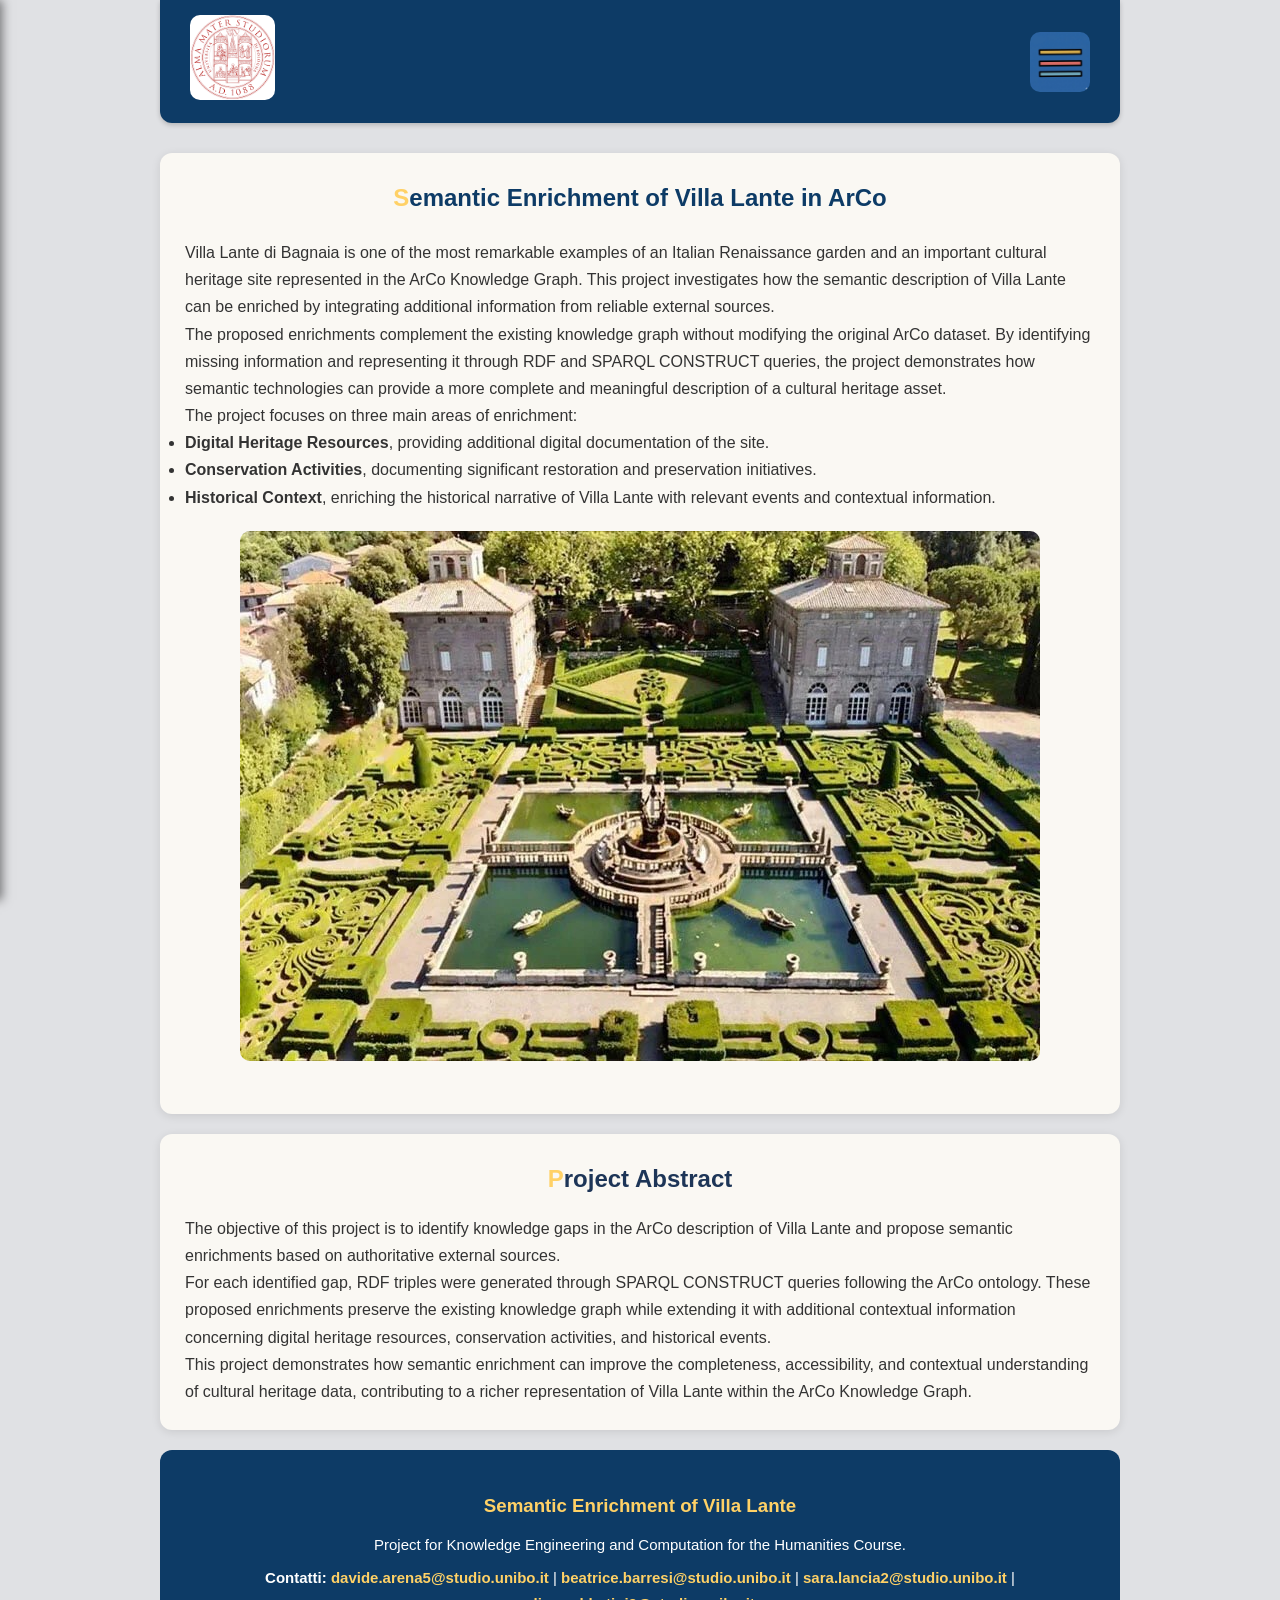
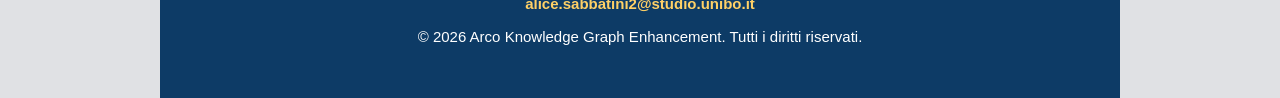
<file: index.html>
<!DOCTYPE html>
<html lang="en">
<head>
    <meta charset="UTF-8">
    <meta name="viewport" content="width=device-width, initial-scale=1.0">
    <title>Semantic Enrichment of Villa Lante</title>
    <link rel="stylesheet" href="css/style.css">
    <script src="js/script.js" defer></script>
</head>
<body>

    <header class="top-bar">
        <a href="index.html" class="logo-link">
            <img src="images/uniboicona.png" alt="Logo" class="logo">
        </a>
        <img src="images/iconamenu.jpg" alt="Menu" class="menu-icon" id="openMenuBtn">
    </header>

    <nav id="sideMenu" class="side-menu">
        <a href="javascript:void(0)" class="close-btn" id="closeMenuBtn">&times;</a>
        <a href="index.html" class="active">Home</a>
        <a href="research.html">Research Question</a>
        <a href="methodology.html">Methodology</a>
        <a href="queries.html">SPARQL Queries</a>
        <a href="restoration.html">Prompt Restoration</a>
        <a href="historicalevents.html">Prompt Historical Events</a>
        <a href="people.html">Prompt Agents/Authors</a>
        <a href="RDFtriples.html">RDF Triples</a>
        <a href="challenges.html">Challenges</a>
        <a href="team.html">Team</a>
        <a href="example01.html">Arco Research</a>
    </nav>

    <main class="container">
        <section>
            <h1>Semantic Enrichment of Villa Lante in ArCo</h1>
            <p>
                Villa Lante di Bagnaia is one of the most remarkable examples of an Italian Renaissance garden and an important cultural heritage site represented in the ArCo Knowledge Graph. This project investigates how the semantic description of Villa Lante can be enriched by integrating additional information from reliable external sources.
            </p>
            <p>
                The proposed enrichments complement the existing knowledge graph without modifying the original ArCo dataset. By identifying missing information and representing it through RDF and SPARQL CONSTRUCT queries, the project demonstrates how semantic technologies can provide a more complete and meaningful description of a cultural heritage asset.
            </p>
            <p>
                The project focuses on three main areas of enrichment:
            </p>
            <ul>
                <li><strong>Digital Heritage Resources</strong>, providing additional digital documentation of the site.</li>
                <li><strong>Conservation Activities</strong>, documenting significant restoration and preservation initiatives.</li>
                <li><strong>Historical Context</strong>, enriching the historical narrative of Villa Lante with relevant events and contextual information.</li>
            </ul>

            <div style="text-align: center; margin: 20px 0;">
                <img src="villalante.jpg" alt="Villa Lante">
            </div>
        </section>

        <section>
            <h2>Project Abstract</h2>
            <p>
                The objective of this project is to identify knowledge gaps in the ArCo description of Villa Lante and propose semantic enrichments based on authoritative external sources.
            </p>
            <p>
                For each identified gap, RDF triples were generated through SPARQL CONSTRUCT queries following the ArCo ontology. These proposed enrichments preserve the existing knowledge graph while extending it with additional contextual information concerning digital heritage resources, conservation activities, and historical events.
            </p>
            <p>
                This project demonstrates how semantic enrichment can improve the completeness, accessibility, and contextual understanding of cultural heritage data, contributing to a richer representation of Villa Lante within the ArCo Knowledge Graph.
            </p>
        </section>

        
            <footer>
        <div class="footer-content">
            <h3>Semantic Enrichment of Villa Lante</h3>
            <p>Project for Knowledge Engineering and Computation for the Humanities Course.</p>
            <p>
                <strong>Contatti:</strong> 
                <a href="mailto:davide.arena5@studio.unibo.it">davide.arena5@studio.unibo.it</a> | 
                <a href="mailto:beatrice.barresi@studio.unibo.it">beatrice.barresi@studio.unibo.it</a> | 
                <a href="mailto:sara.lancia2@studio.unibo.it">sara.lancia2@studio.unibo.it</a> | 
                <a href="mailto:alice.sabbatini2@studio.unibo.it">alice.sabbatini2@studio.unibo.it</a>
            </p>
            <p>&copy; 2026 Arco Knowledge Graph Enhancement. Tutti i diritti riservati.</p>
        </div>
    </footer>

    </main>


</body>
</html>
</file>
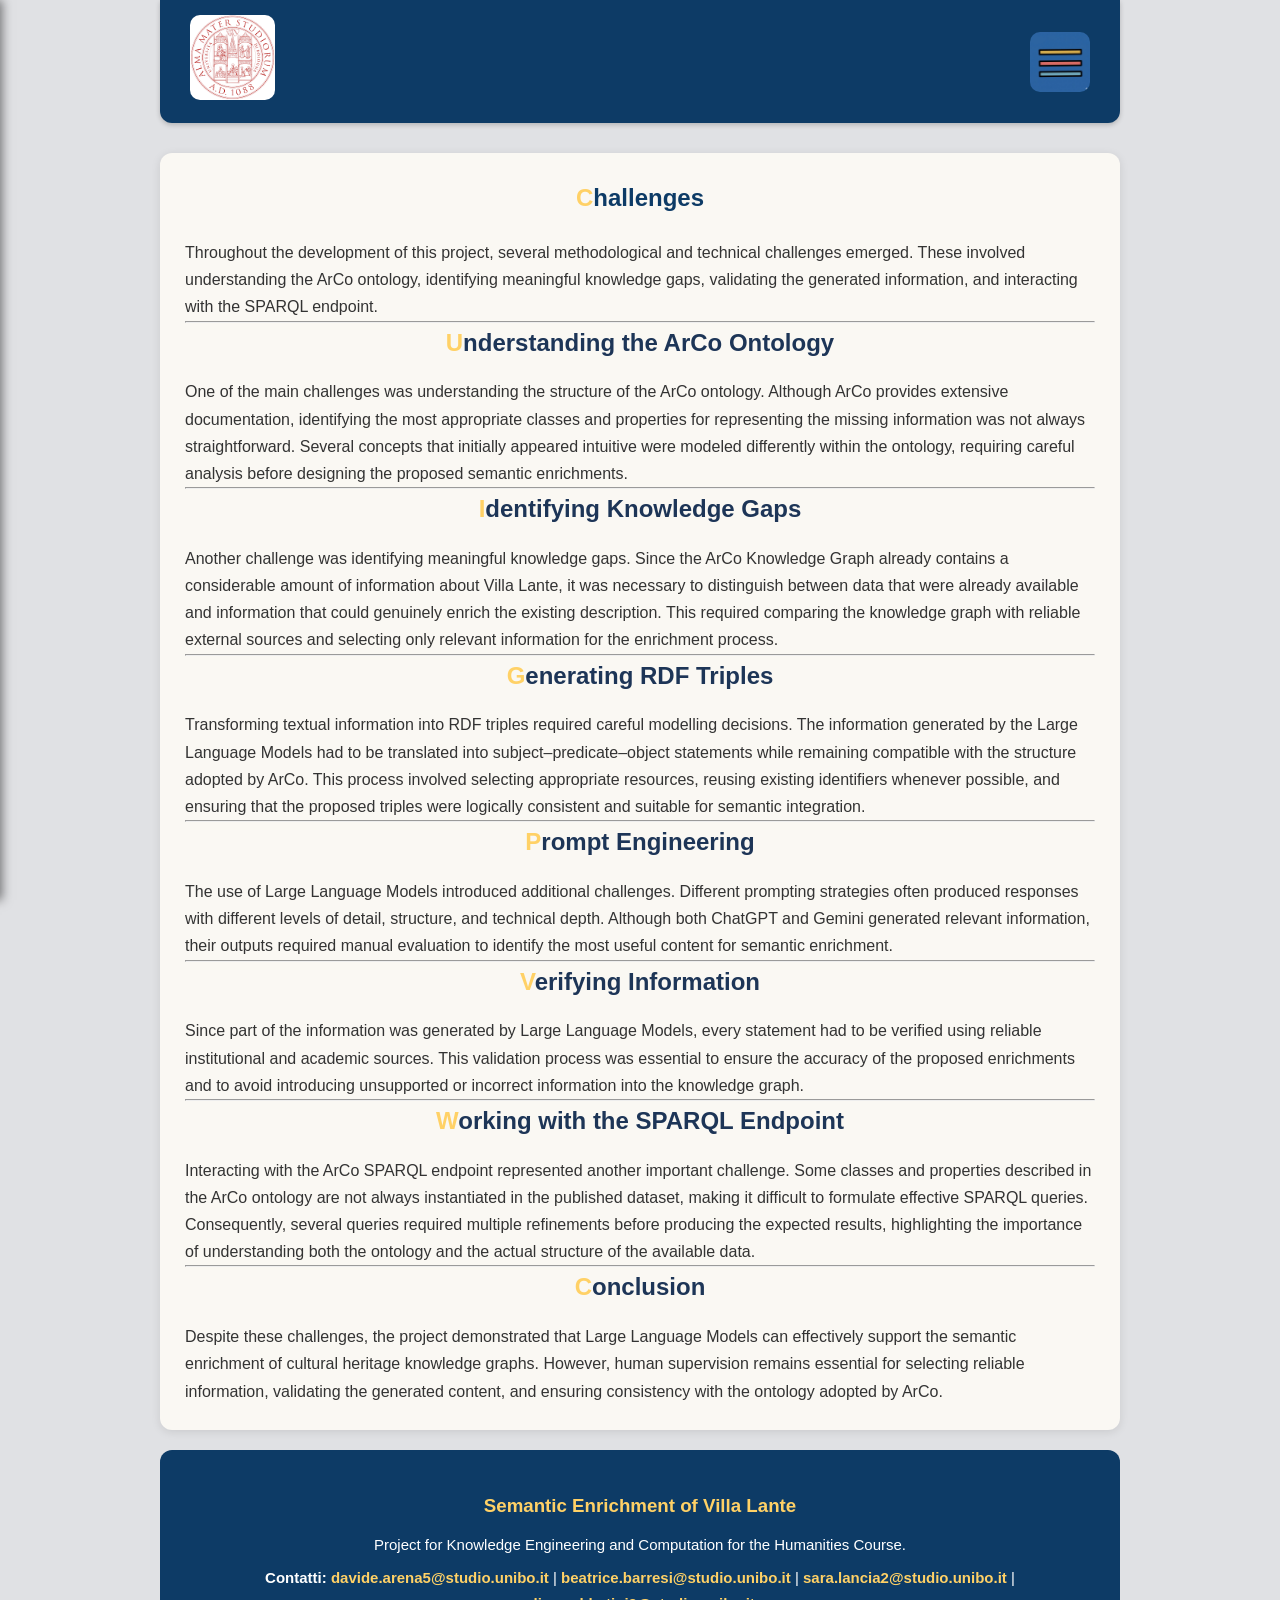
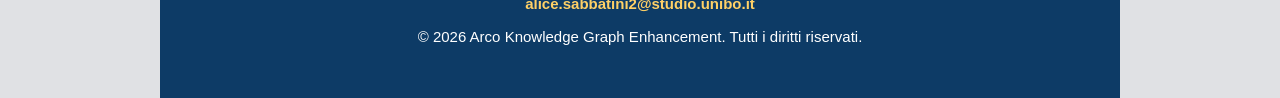
<file: challenges.html>
<!DOCTYPE html>
<html lang="en">
<head>
    <meta charset="UTF-8">
    <meta name="viewport" content="width=device-width, initial-scale=1.0">
    <title>Semantic Enrichment of Villa Lante - Challenges</title>
    <link rel="stylesheet" href="css/style.css">
    <script src="js/script.js" defer></script>
</head>
<body>

    <header class="top-bar">
        <a href="index.html" class="logo-link">
            <img src="images/uniboicona.png" alt="Logo" class="logo">
        </a>
        <img src="images/iconamenu.jpg" alt="Menu" class="menu-icon" id="openMenuBtn">
    </header>

    <nav id="sideMenu" class="side-menu">
        <a href="javascript:void(0)" class="close-btn" id="closeMenuBtn">&times;</a>
        <a href="../index.html">Home</a>
        <a href="research.html">Research Question</a>
        <a href="methodology.html">Methodology</a>
        <a href="queries.html">SPARQL Queries</a>
        <a href="restoration.html">Prompt Restoration</a>
        <a href="historicalevents.html">Prompt Historical Events</a>
        <a href="people.html">Prompt Agents/Authors</a>
        <a href="RDFtriples.html">RDF Triples</a>
        <a href="challenges.html" class="active">Challenges</a>
        <a href="team.html">Team</a>
        <a href="example01.html">Arco Research</a>
    </nav>

    <main class="container">
        <section>
            <h1>Challenges</h1>
            <p>
                Throughout the development of this project, several methodological and technical challenges emerged. These involved understanding the ArCo ontology, identifying meaningful knowledge gaps, validating the generated information, and interacting with the SPARQL endpoint.
            </p>

            <hr>

            <h2>Understanding the ArCo Ontology</h2>
            <p>
                One of the main challenges was understanding the structure of the ArCo ontology. Although ArCo provides extensive documentation, identifying the most appropriate classes and properties for representing the missing information was not always straightforward. Several concepts that initially appeared intuitive were modeled differently within the ontology, requiring careful analysis before designing the proposed semantic enrichments.
            </p>

            <hr>

            <h2>Identifying Knowledge Gaps</h2>
            <p>
                Another challenge was identifying meaningful knowledge gaps. Since the ArCo Knowledge Graph already contains a considerable amount of information about Villa Lante, it was necessary to distinguish between data that were already available and information that could genuinely enrich the existing description. This required comparing the knowledge graph with reliable external sources and selecting only relevant information for the enrichment process.
            </p>

            <hr>

            <h2>Generating RDF Triples</h2>
            <p>
                Transforming textual information into RDF triples required careful modelling decisions. The information generated by the Large Language Models had to be translated into subject–predicate–object statements while remaining compatible with the structure adopted by ArCo. This process involved selecting appropriate resources, reusing existing identifiers whenever possible, and ensuring that the proposed triples were logically consistent and suitable for semantic integration.
            </p>

            <hr>

            <h2>Prompt Engineering</h2>
            <p>
                The use of Large Language Models introduced additional challenges. Different prompting strategies often produced responses with different levels of detail, structure, and technical depth. Although both ChatGPT and Gemini generated relevant information, their outputs required manual evaluation to identify the most useful content for semantic enrichment.
            </p>

            <hr>

            <h2>Verifying Information</h2>
            <p>
                Since part of the information was generated by Large Language Models, every statement had to be verified using reliable institutional and academic sources. This validation process was essential to ensure the accuracy of the proposed enrichments and to avoid introducing unsupported or incorrect information into the knowledge graph.
            </p>

            <hr>

            <h2>Working with the SPARQL Endpoint</h2>
            <p>
                Interacting with the ArCo SPARQL endpoint represented another important challenge. Some classes and properties described in the ArCo ontology are not always instantiated in the published dataset, making it difficult to formulate effective SPARQL queries. Consequently, several queries required multiple refinements before producing the expected results, highlighting the importance of understanding both the ontology and the actual structure of the available data.
            </p>

            <hr>

            <h2>Conclusion</h2>
            <p>
                Despite these challenges, the project demonstrated that Large Language Models can effectively support the semantic enrichment of cultural heritage knowledge graphs. However, human supervision remains essential for selecting reliable information, validating the generated content, and ensuring consistency with the ontology adopted by ArCo.
            </p>
        </section>
         <footer>
        <div class="footer-content">
            <h3>Semantic Enrichment of Villa Lante</h3>
            <p>Project for Knowledge Engineering and Computation for the Humanities Course.</p>
            <p>
                <strong>Contatti:</strong> 
                <a href="mailto:davide.arena5@studio.unibo.it">davide.arena5@studio.unibo.it</a> | 
                <a href="mailto:beatrice.barresi@studio.unibo.it">beatrice.barresi@studio.unibo.it</a> | 
                <a href="mailto:sara.lancia2@studio.unibo.it">sara.lancia2@studio.unibo.it</a> | 
                <a href="mailto:alice.sabbatini2@studio.unibo.it">alice.sabbatini2@studio.unibo.it</a>
            </p>
            <p>&copy; 2026 Arco Knowledge Graph Enhancement. Tutti i diritti riservati.</p>
        </div>
    </footer>

    </main>
   
</body>
</html>
</file>
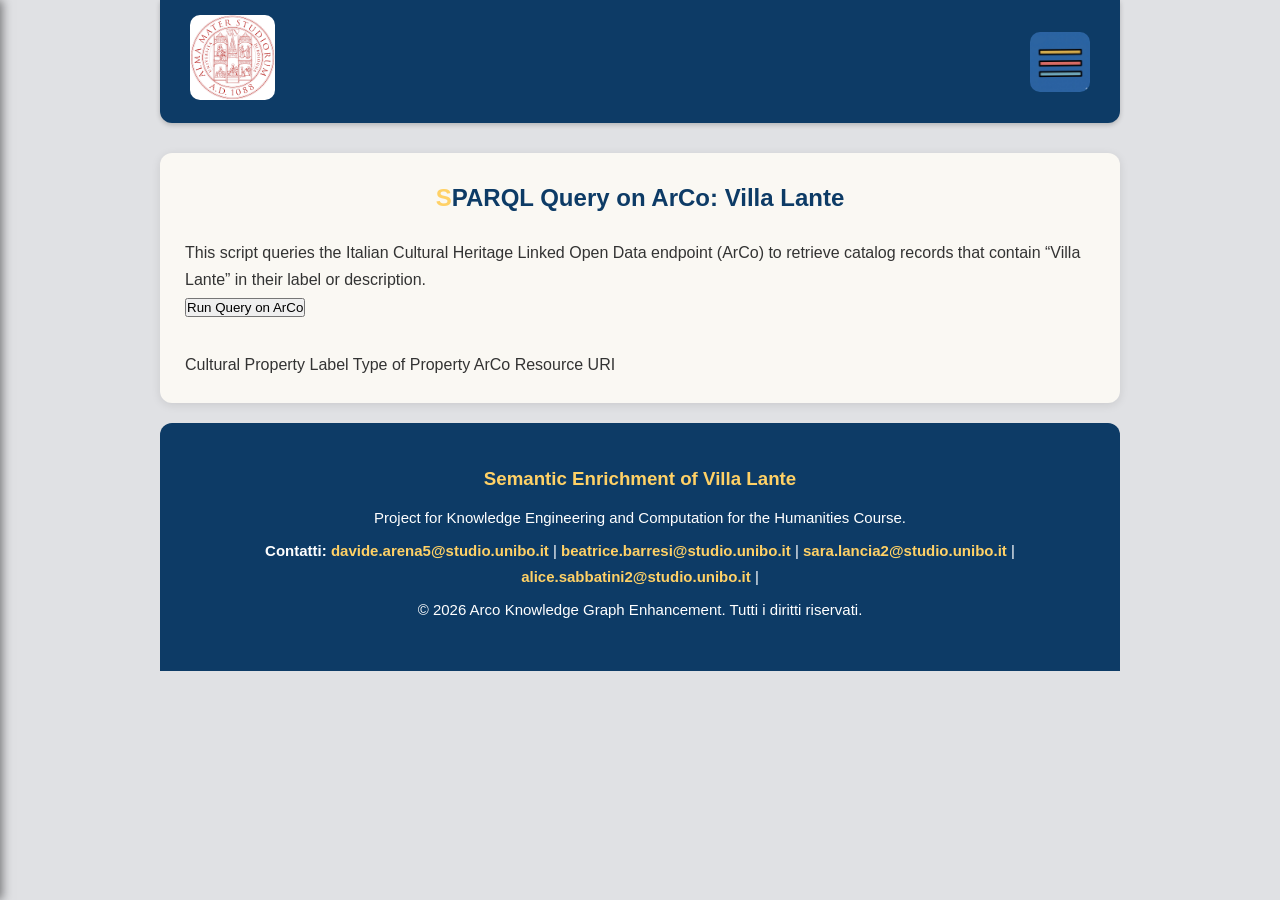
<file: example01.html>
<!DOCTYPE html>
<html lang="en">
<head>
    <meta charset="UTF-8">
    <meta name="viewport" content="width=device-width, initial-scale=1.0">
    <title>Semantic Enrichment of Villa Lante</title>
    <link rel="stylesheet" href="css/style.css">
    <script src="js/script.js" defer></script>
</head>

<body>

<header class="top-bar">
    <a href="index.html" class="logo-link">
        <img src="images/uniboicona.png" alt="Logo" class="logo">
    </a>
    <img src="images/iconamenu.jpg" alt="Menu" class="menu-icon" id="openMenuBtn">
</header>

<div id="sideMenu" class="side-menu">
    <a href="javascript:void(0)" class="close-btn" id="closeMenuBtn">&times;</a>
    <a href="index.html">Home</a>
    <a href="research.html">Research Question</a>
    <a href="methodology.html">Methodology</a>
    <a href="queries.html">SPARQL Queries</a>
    <a href="restoration.html">Prompt Restoration</a>
    <a href="historicalevents.html">Prompt Historical Events</a>
    <a href="people.html">Prompt Agents/Authors</a>
    <a href="RDFtriples.html">RDF Triples</a>
    <a href="challenges.html">Challenges</a>
    <a href="team.html">Team</a>
    <a href="example01.html" class="active">Arco Research</a>
</div>

<div class="container">
<section>

    <h1>SPARQL Query on ArCo: Villa Lante</h1>

    <p>
        This script queries the Italian Cultural Heritage Linked Open Data endpoint (ArCo)
        to retrieve catalog records that contain “Villa Lante” in their label or description.
    </p>

    <button id="btnQuery">Run Query on ArCo</button>

    <div id="status"></div>

   <div class="table-container">

<table id="resultsTable" style="display:none;">
    <thead>
        <tr>
            <th>Cultural Property Label</th>
            <th>Type of Property</th>
            <th>ArCo Resource URI</th>
        </tr>
    </thead>

    <tbody id="resultsBody"></tbody>
</table>

</div>
        <thead>
            <tr>
                <th>Cultural Property Label</th>
                <th>Type of Property</th>
                <th>ArCo Resource URI</th>
            </tr>
        </thead>

        <tbody id="resultsBody"></tbody>
    </table>

<script>
document.getElementById('btnQuery').addEventListener('click', runSparqlQuery);

async function runSparqlQuery() {

    const statusDiv = document.getElementById('status');
    const table = document.getElementById('resultsTable');
    const tbody = document.getElementById('resultsBody');

    statusDiv.style.color = '#666';
    statusDiv.innerText = 'Querying ArCo knowledge graph... please wait.';
    tbody.innerHTML = '';
    table.style.display = 'none';

    const endpointUrl = 'https://dati.beniculturali.it/sparql';

    const sparqlQuery = `
        PREFIX rdfs: <http://www.w3.org/2000/01/rdf-schema#>
        PREFIX rdf: <http://www.w3.org/1999/02/22-rdf-syntax-ns#>

        SELECT DISTINCT ?culturalProperty ?label ?type WHERE {
            ?culturalProperty rdfs:label ?label .
            ?culturalProperty rdf:type ?type .

            FILTER (regex(str(?label), "Villa Lante", "i"))
        }
        LIMIT 50
    `;

    const fullUrl = endpointUrl + '?query=' + encodeURIComponent(sparqlQuery) + '&format=json';

    try {
        const response = await fetch(fullUrl);

        if (!response.ok) {
            throw new Error(`ArCo error: ${response.status} ${response.statusText}`);
        }

        const data = await response.json();
        const bindings = data.results.bindings;

        if (!bindings || bindings.length === 0) {
            statusDiv.style.color = 'orange';
            statusDiv.innerText = "No results found for 'Villa Lante'.";
            return;
        }

        bindings.forEach(row => {

            const tr = document.createElement('tr');

            // Label
            const tdLabel = document.createElement('td');
            tdLabel.innerText = row.label.value;
            tr.appendChild(tdLabel);

            // Type
            const tdType = document.createElement('td');
            const typeUri = row.type.value;
            const typeClean = typeUri.substring(typeUri.lastIndexOf('/') + 1);
            tdType.innerText = typeClean;
            tr.appendChild(tdType);

            // URI
            const tdUri = document.createElement('td');
            const link = document.createElement('a');
            link.href = row.culturalProperty.value;
            link.target = '_blank';
            link.innerText = row.culturalProperty.value;
            tdUri.appendChild(link);
            tr.appendChild(tdUri);

            tbody.appendChild(tr);
        });

        statusDiv.style.color = 'green';
        statusDiv.innerText = `Success: ${bindings.length} results found for Villa Lante.`;
        table.style.display = 'table';

    } catch (error) {
        console.error(error);
        statusDiv.style.color = 'red';
        statusDiv.innerText = "Error retrieving data from ArCo: " + error.message;
    }
}
</script>

</section>



<footer>
    <div class="footer-content">
        <h3>Semantic Enrichment of Villa Lante</h3>
        <p>Project for Knowledge Engineering and Computation for the Humanities Course.</p>
        <p><strong>Contatti:</strong> <a href="mailto:info@tuamail.it">davide.arena5@studio.unibo.it</a> | <a href="mailto:info@tuamail.it">beatrice.barresi@studio.unibo.it</a> | <a href="mailto:info@tuamail.it">sara.lancia2@studio.unibo.it</a> | <a href="mailto:info@tuamail.it">alice.sabbatini2@studio.unibo.it</a> | </p>
        <p>&copy; 2026 Arco Knowledge Graph Enhancement. Tutti i diritti riservati.</p>
    </div>
</footer>

<script>
    const sideMenu = document.getElementById("sideMenu");
    const openBtn = document.getElementById("openMenuBtn");
    const closeBtn = document.getElementById("closeMenuBtn");

    // Apre il menu
    openBtn.addEventListener("click", (e) => {
        sideMenu.style.left = "0";
        e.stopPropagation(); // Evita che il clic di apertura venga subito letto dal document
    });

    // Chiude il menu dal pulsante (X)
    closeBtn.addEventListener("click", () => {
        sideMenu.style.left = "-250px";
    });

    // Chiude il menu cliccando in qualsiasi punto fuori
    document.addEventListener("click", (e) => {
        // Se il clic NON avviene dentro il menu a scomparsa e il menu è attualmente aperto
        if (!sideMenu.contains(e.target) && sideMenu.style.left === "0px") {
            sideMenu.style.left = "-250px";
        }
    });
</script>

</body>
</html>
</file>
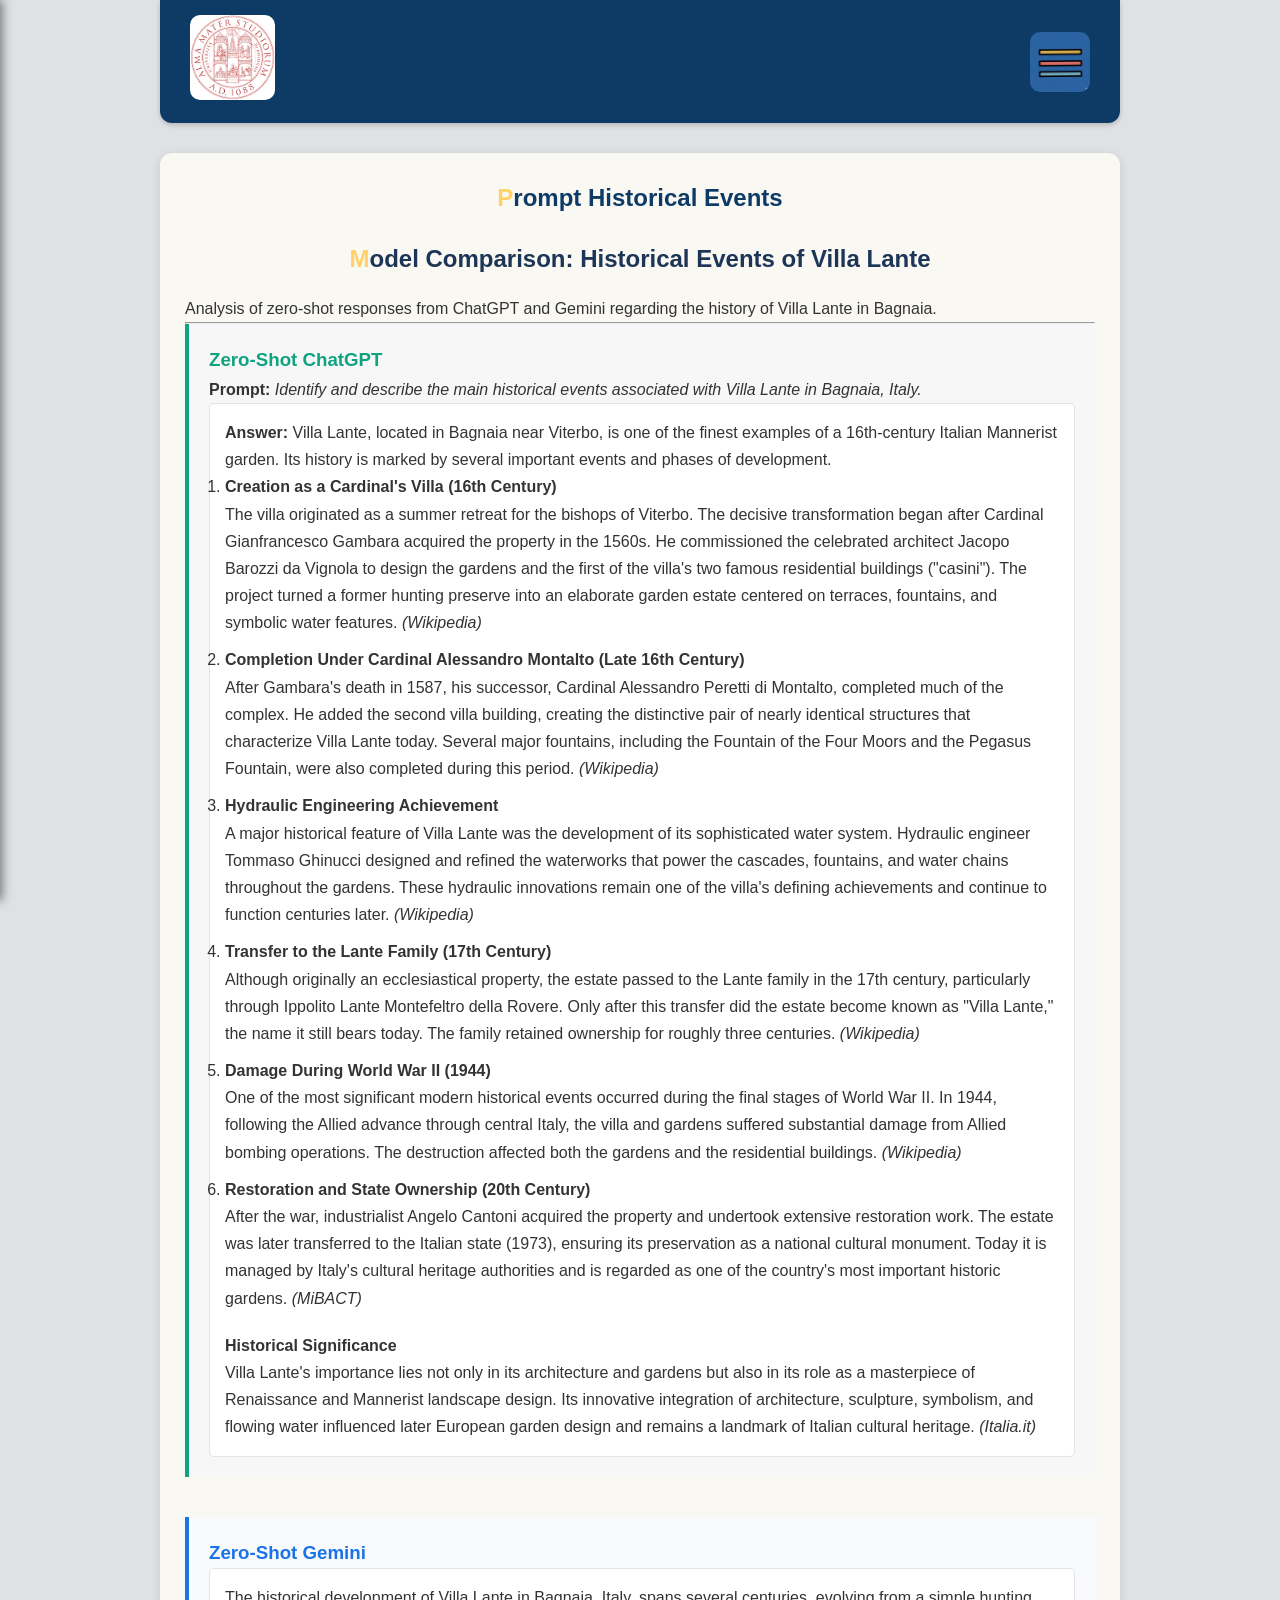
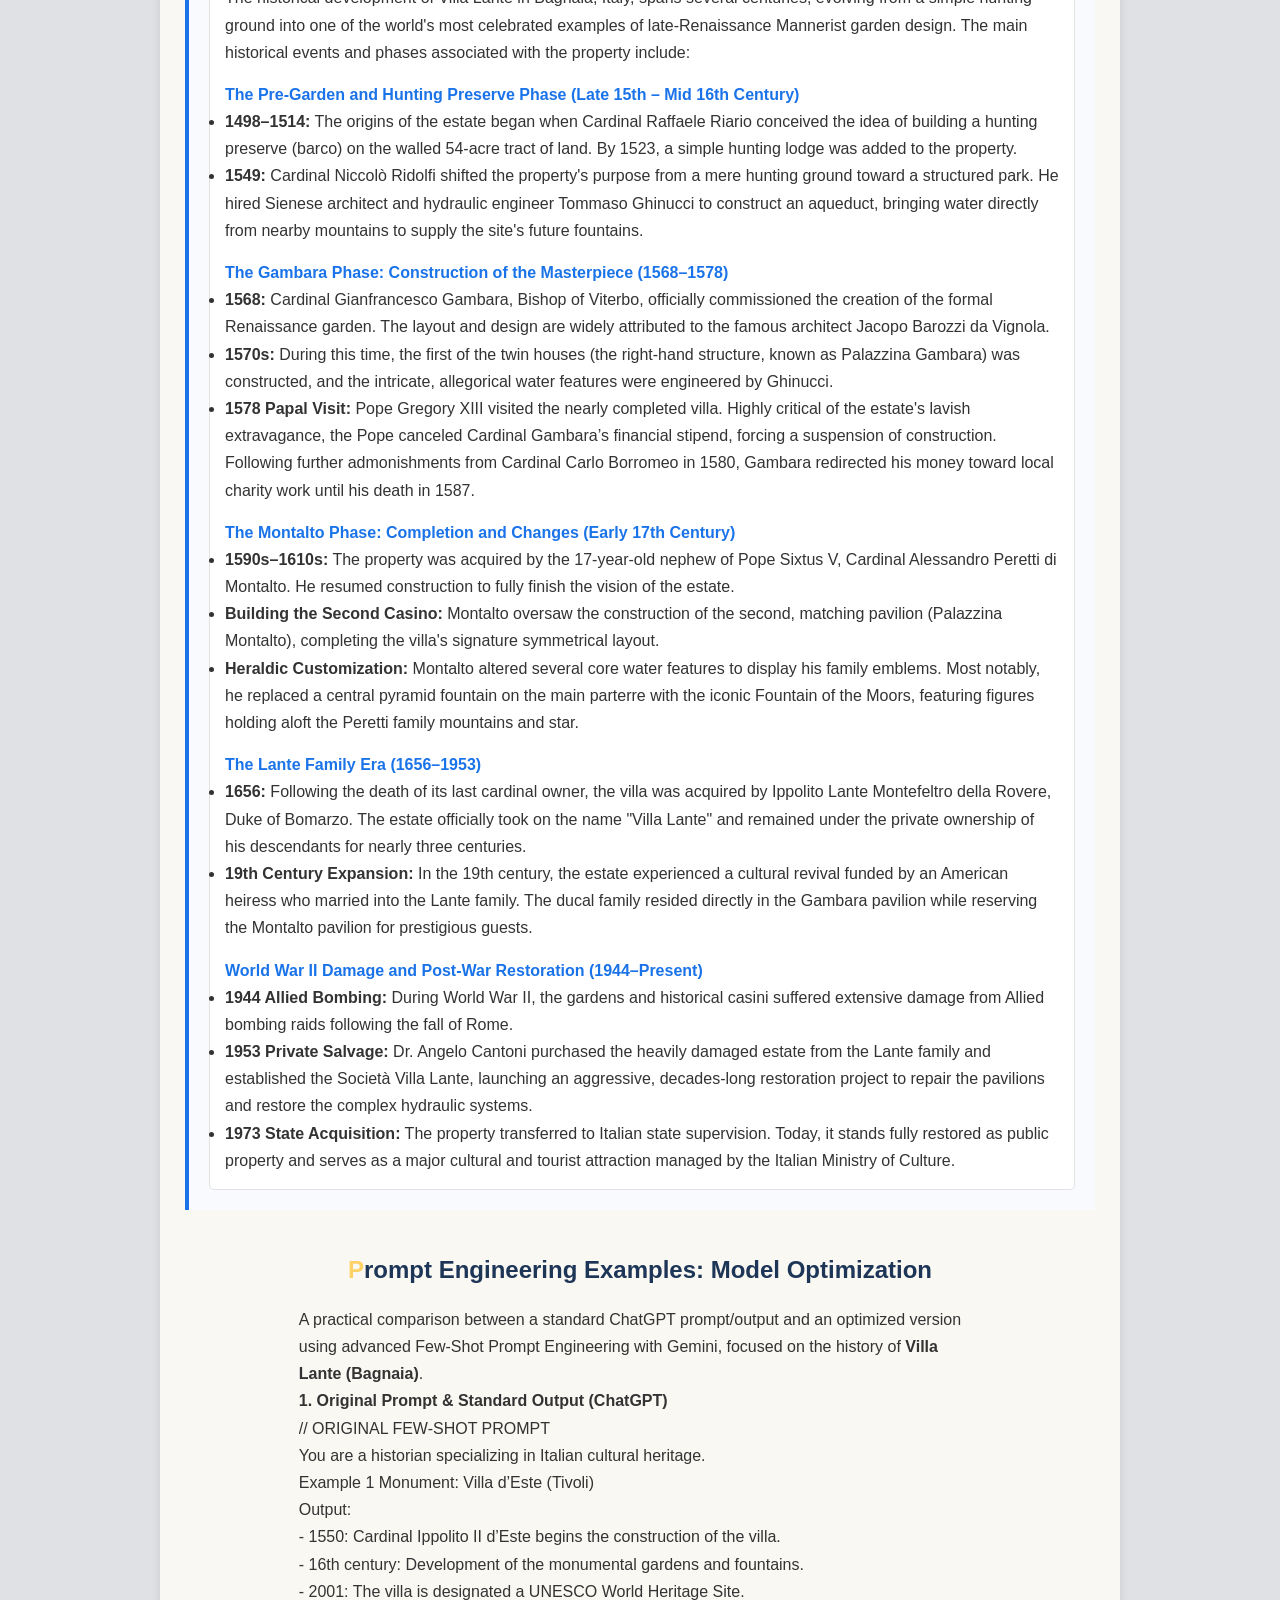
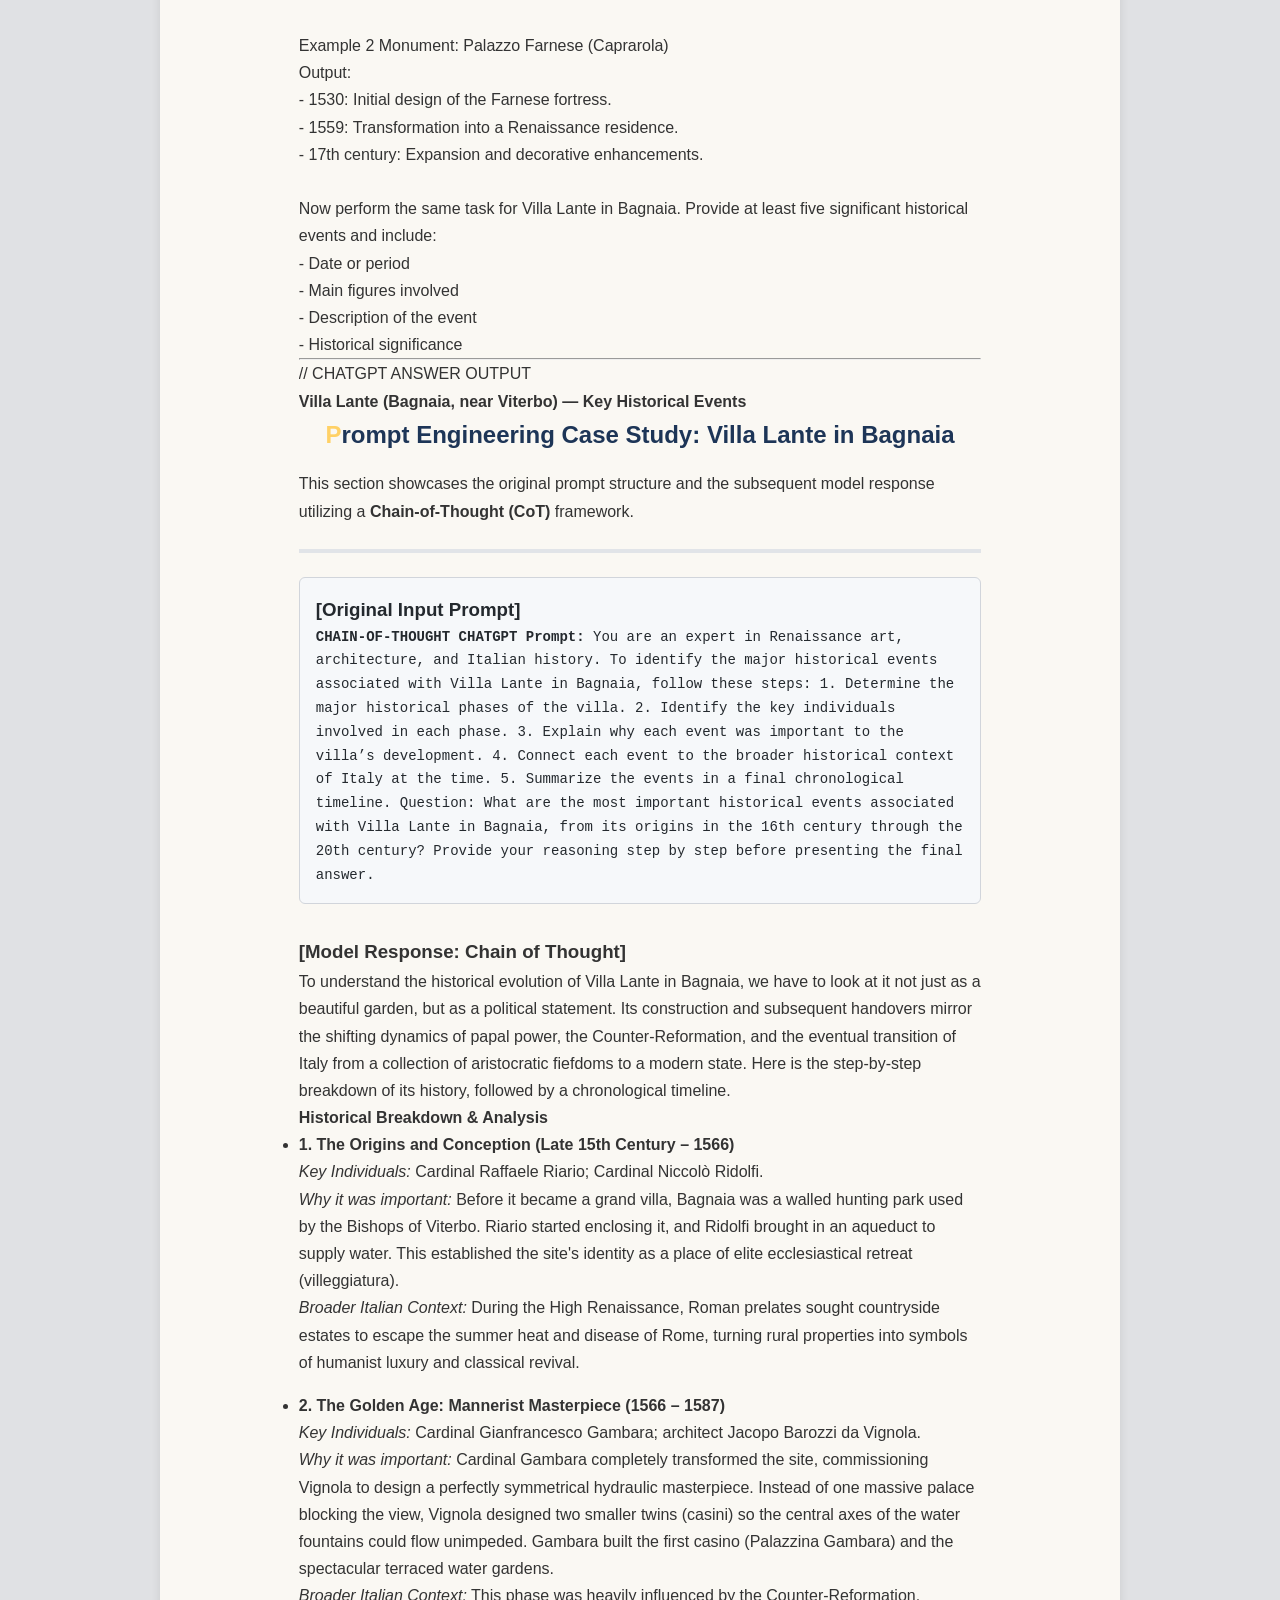
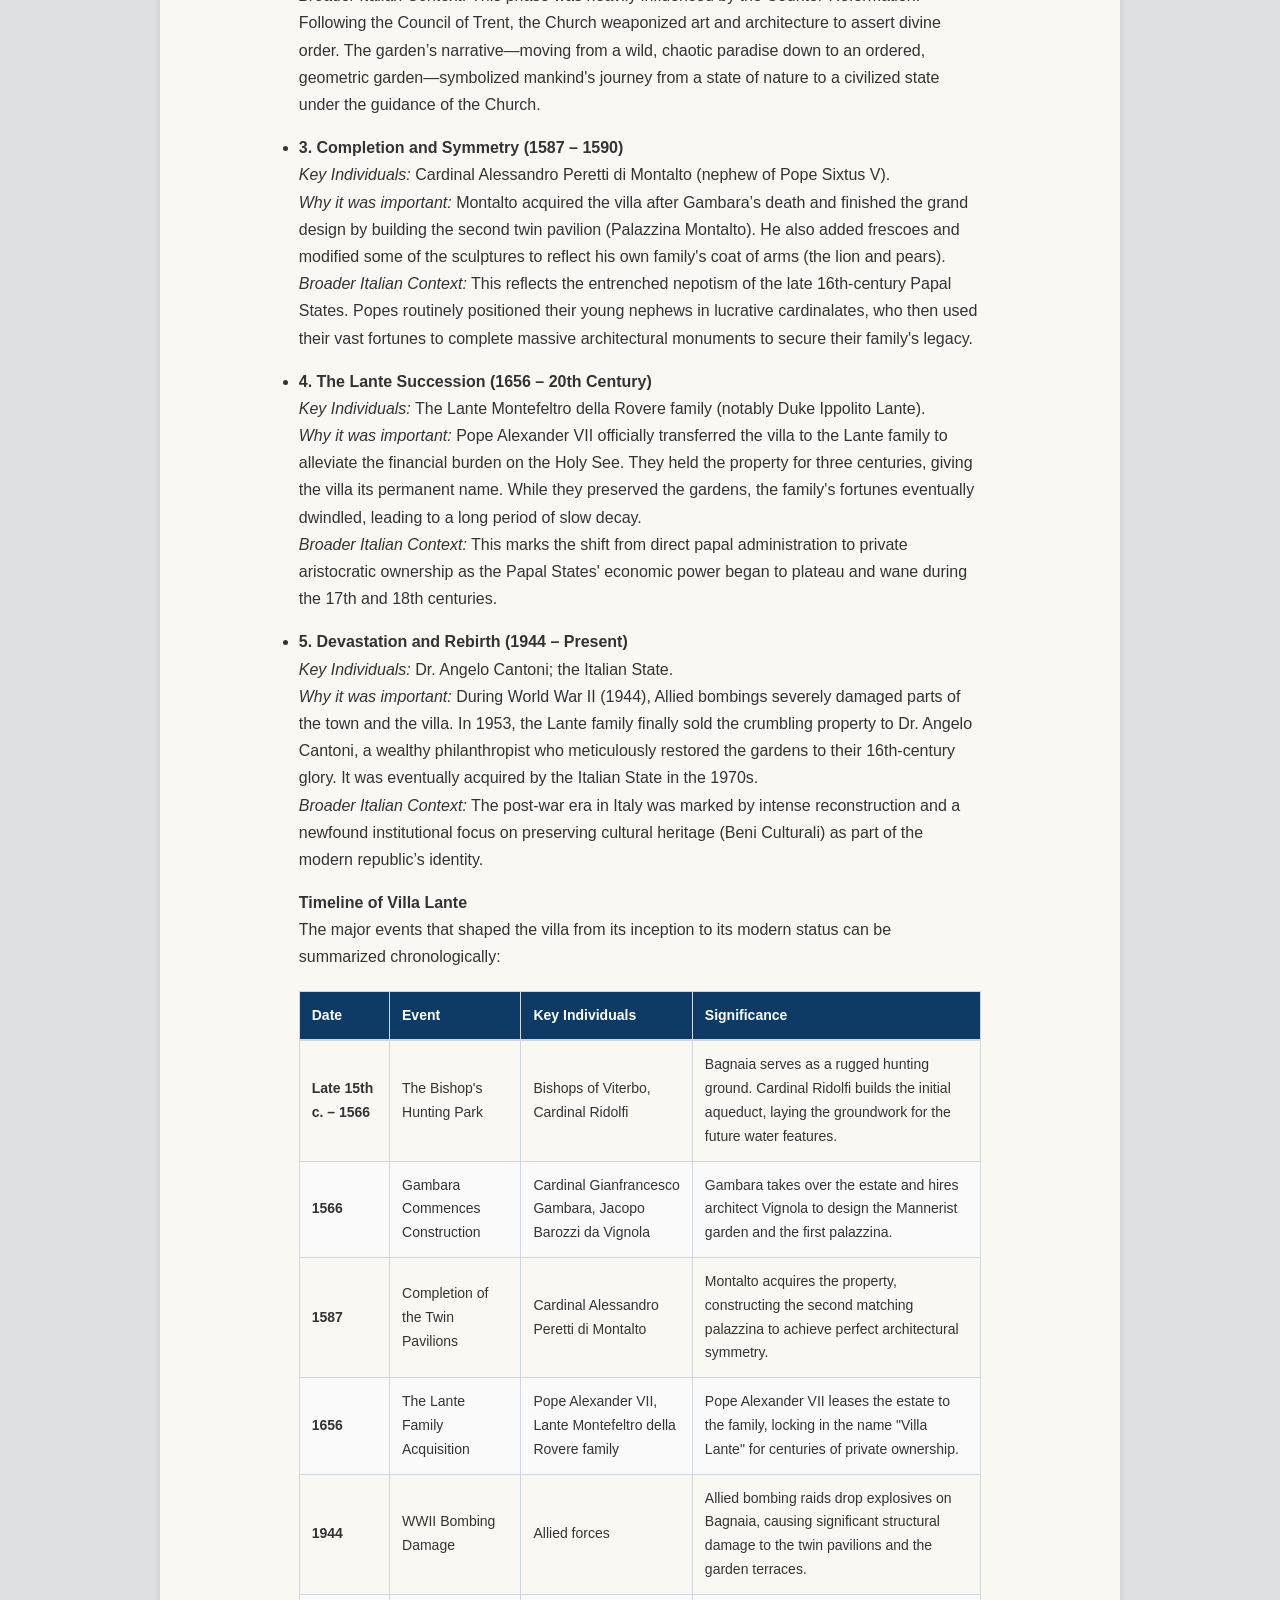
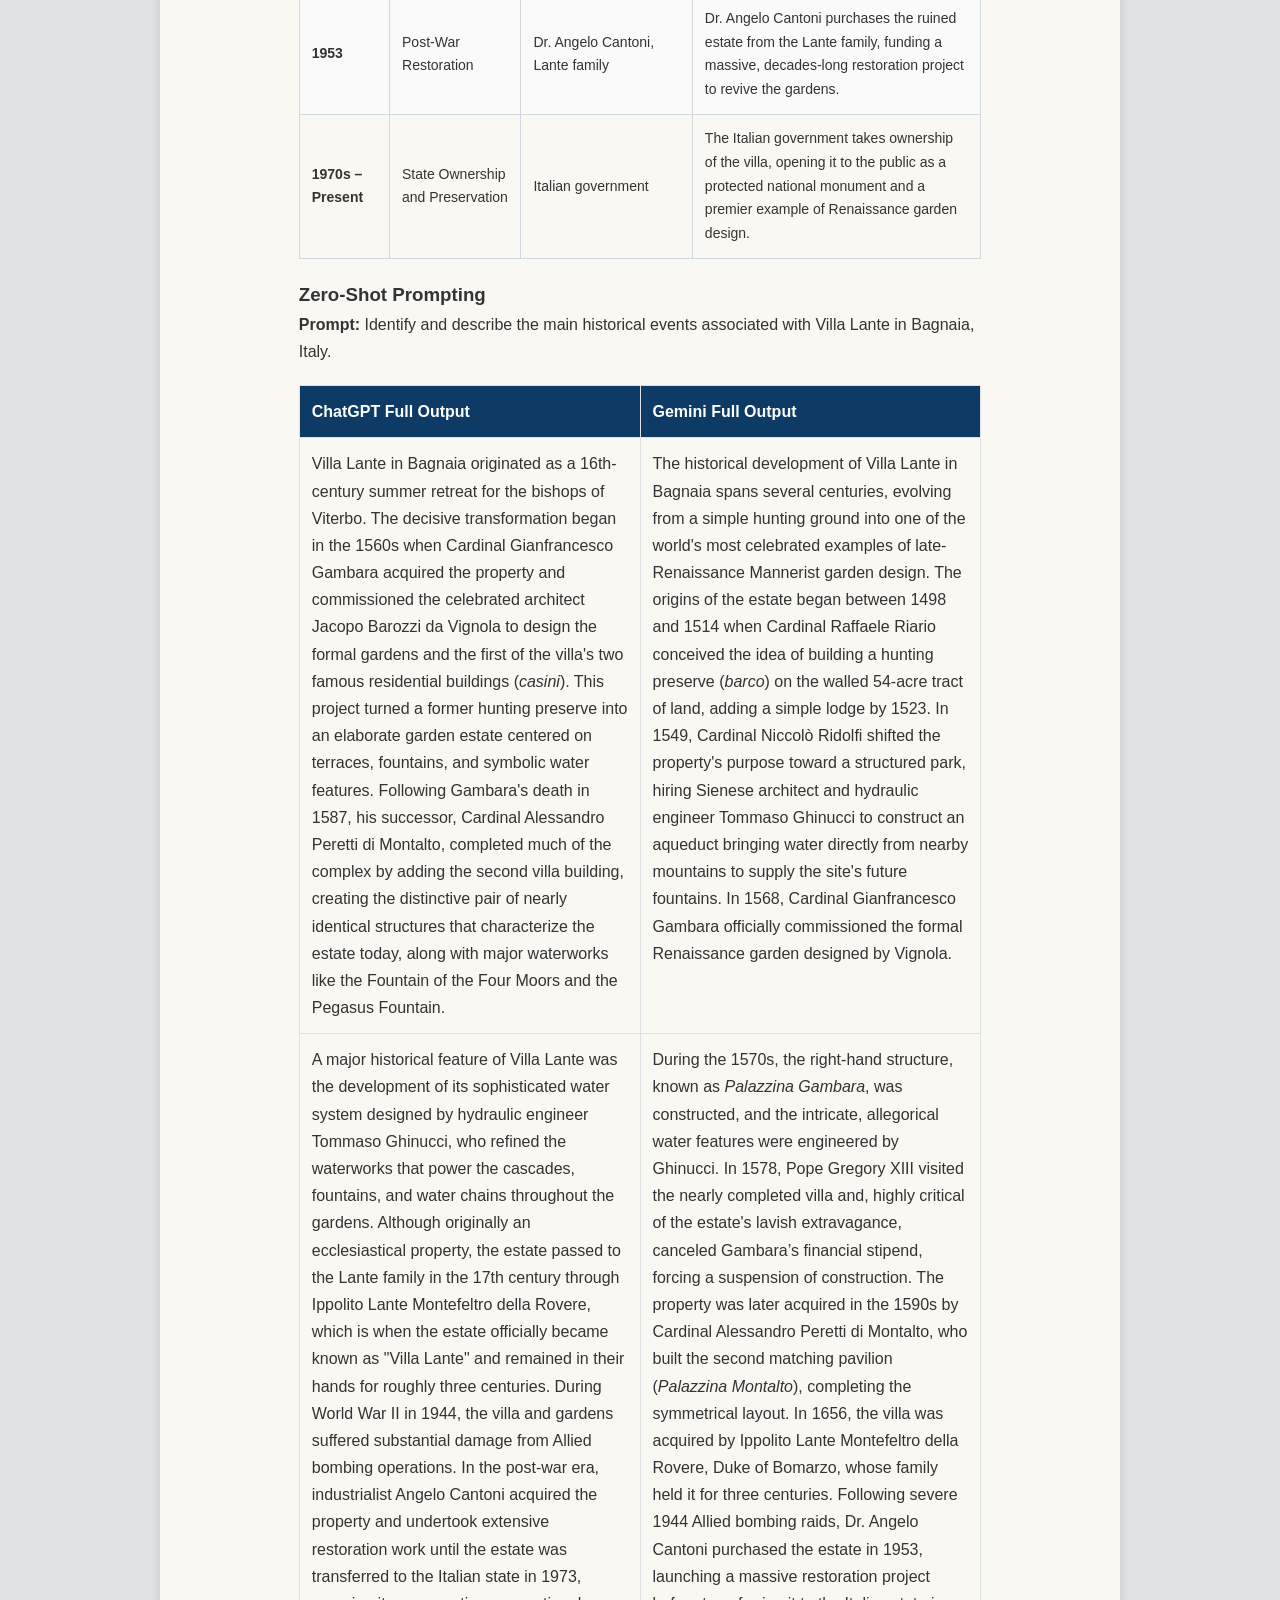
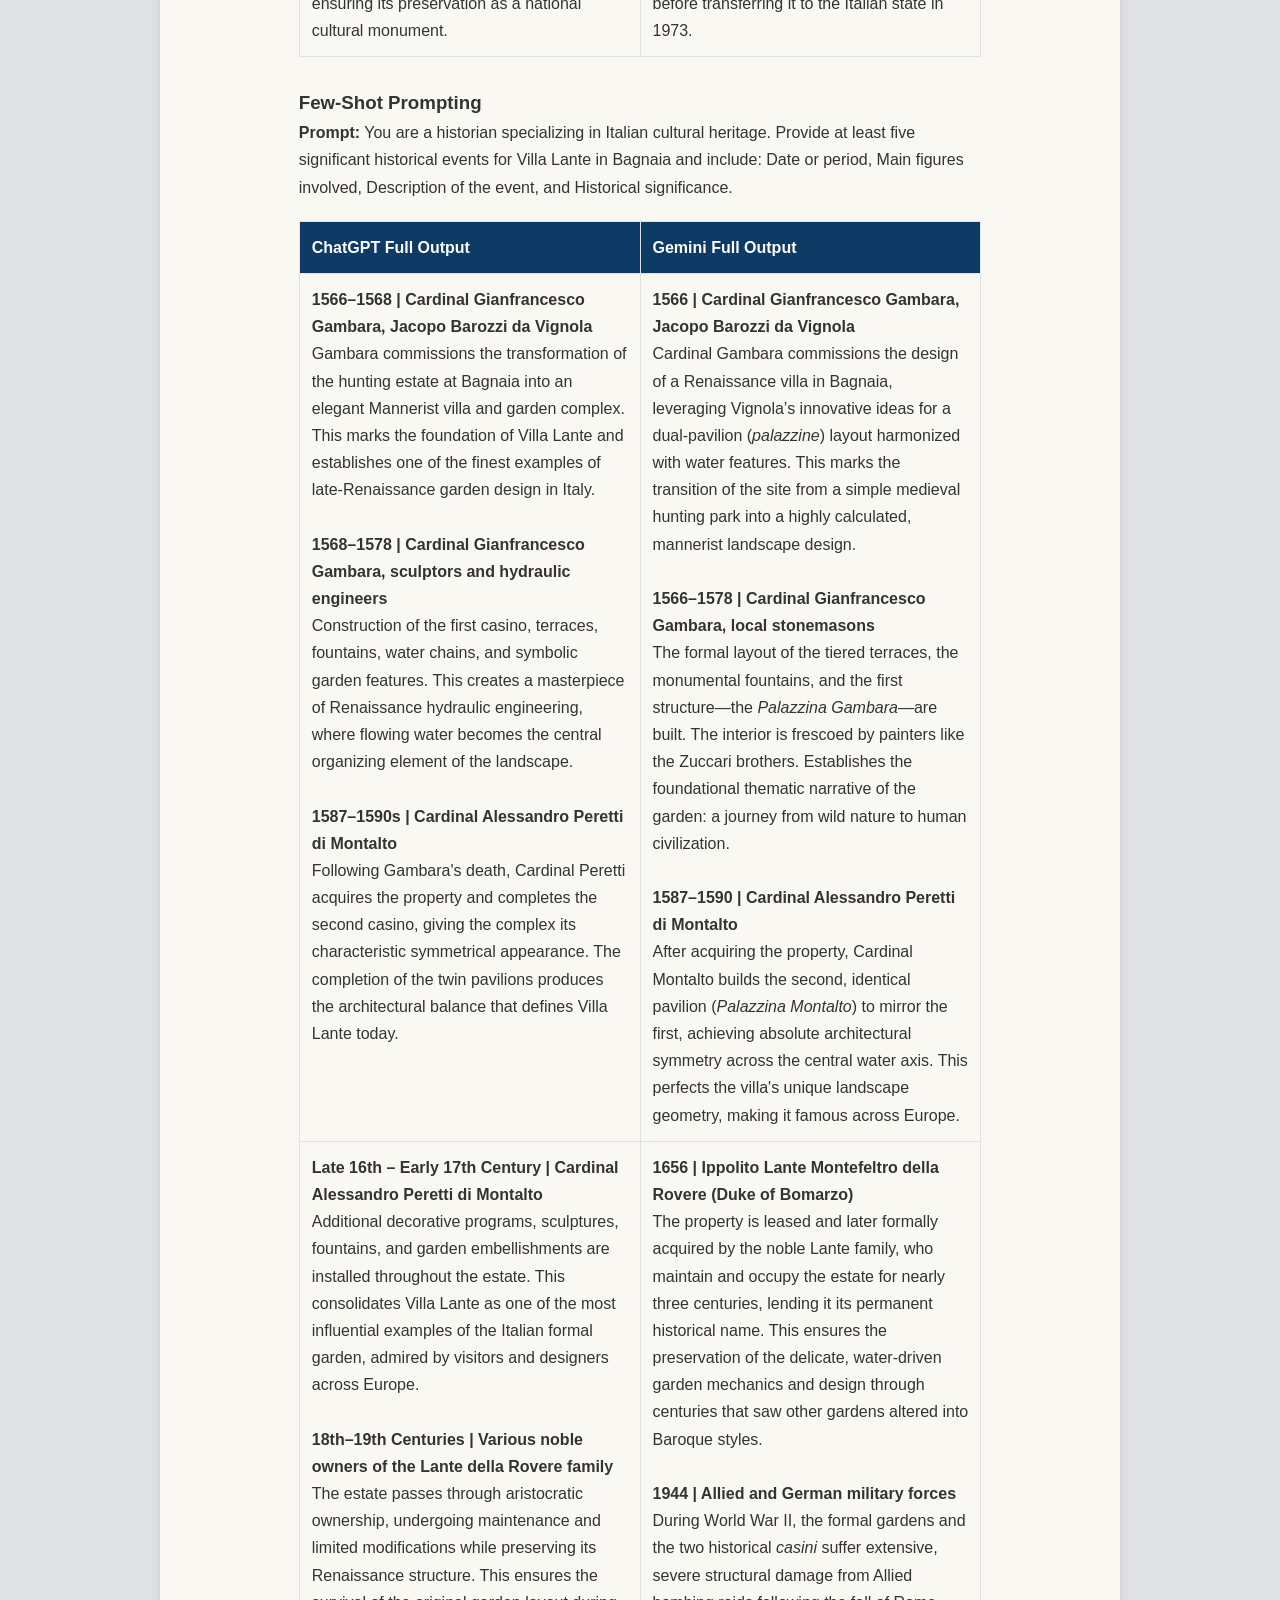
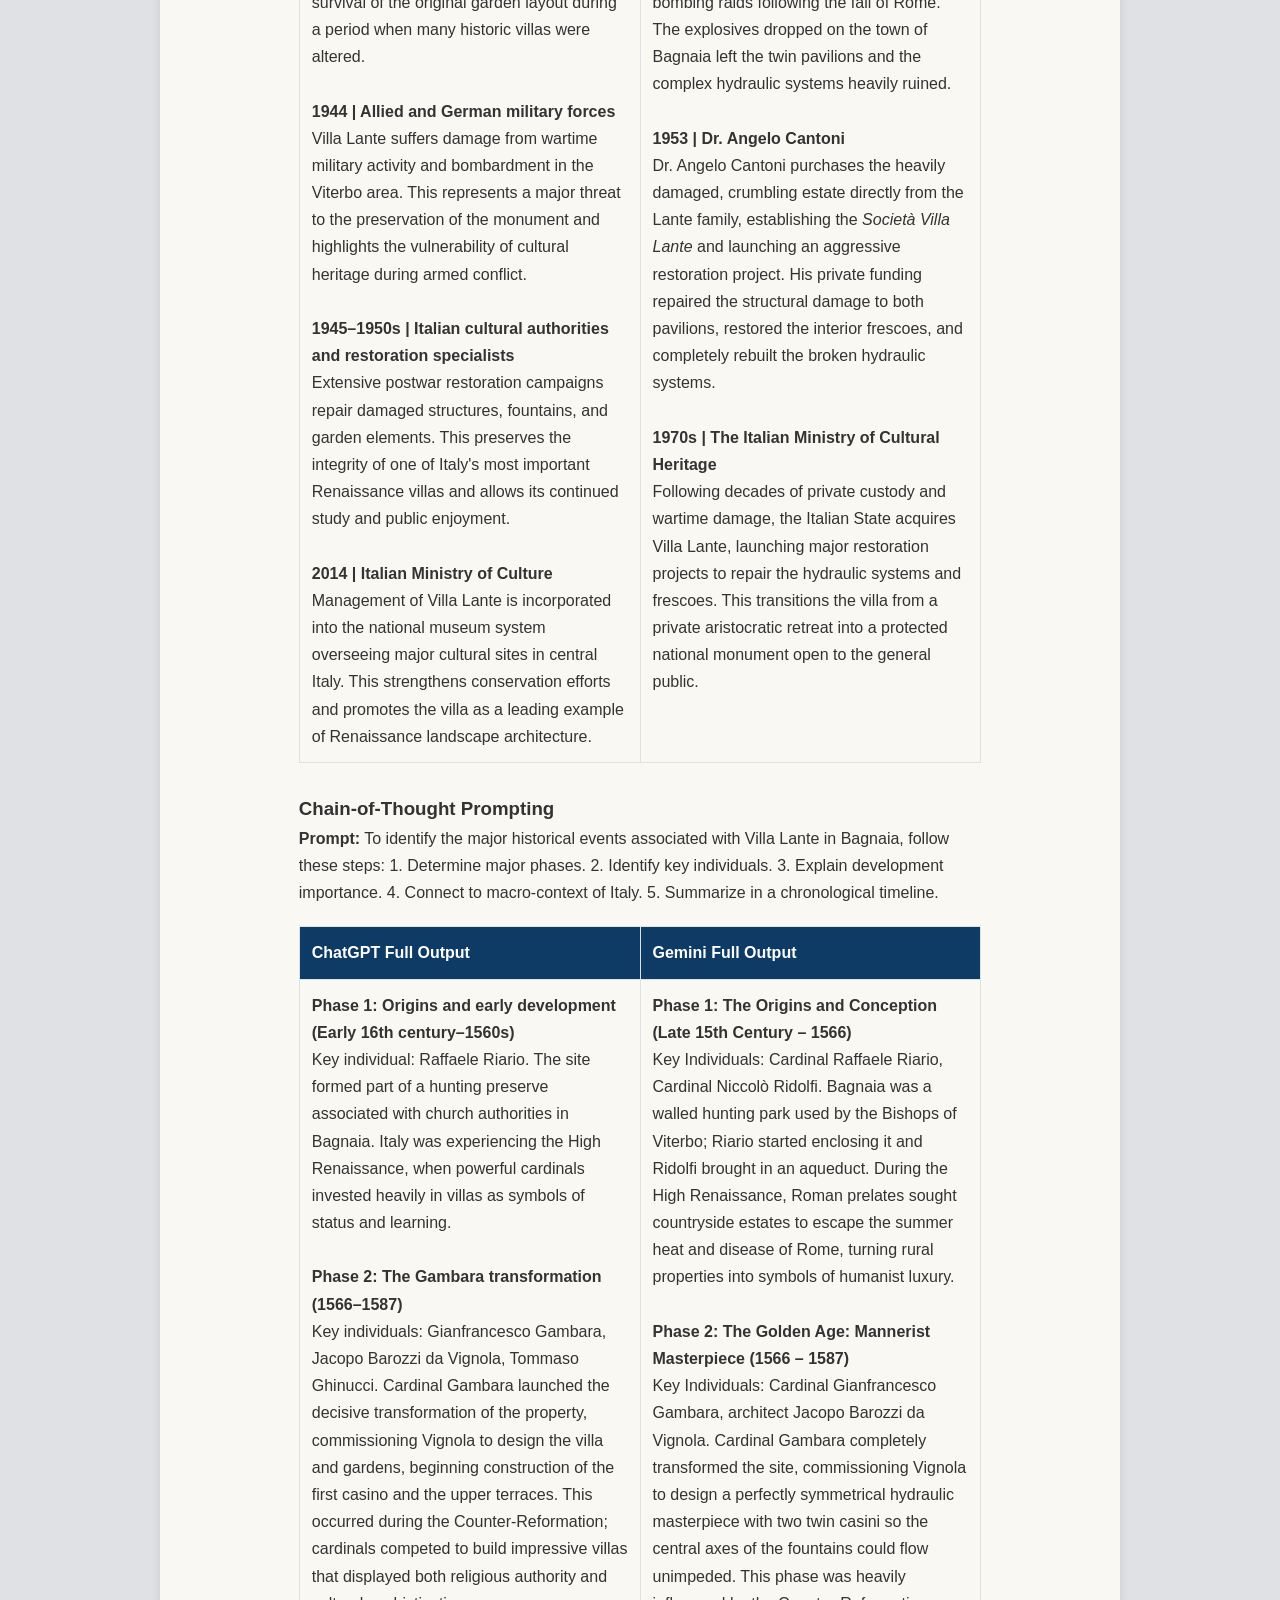
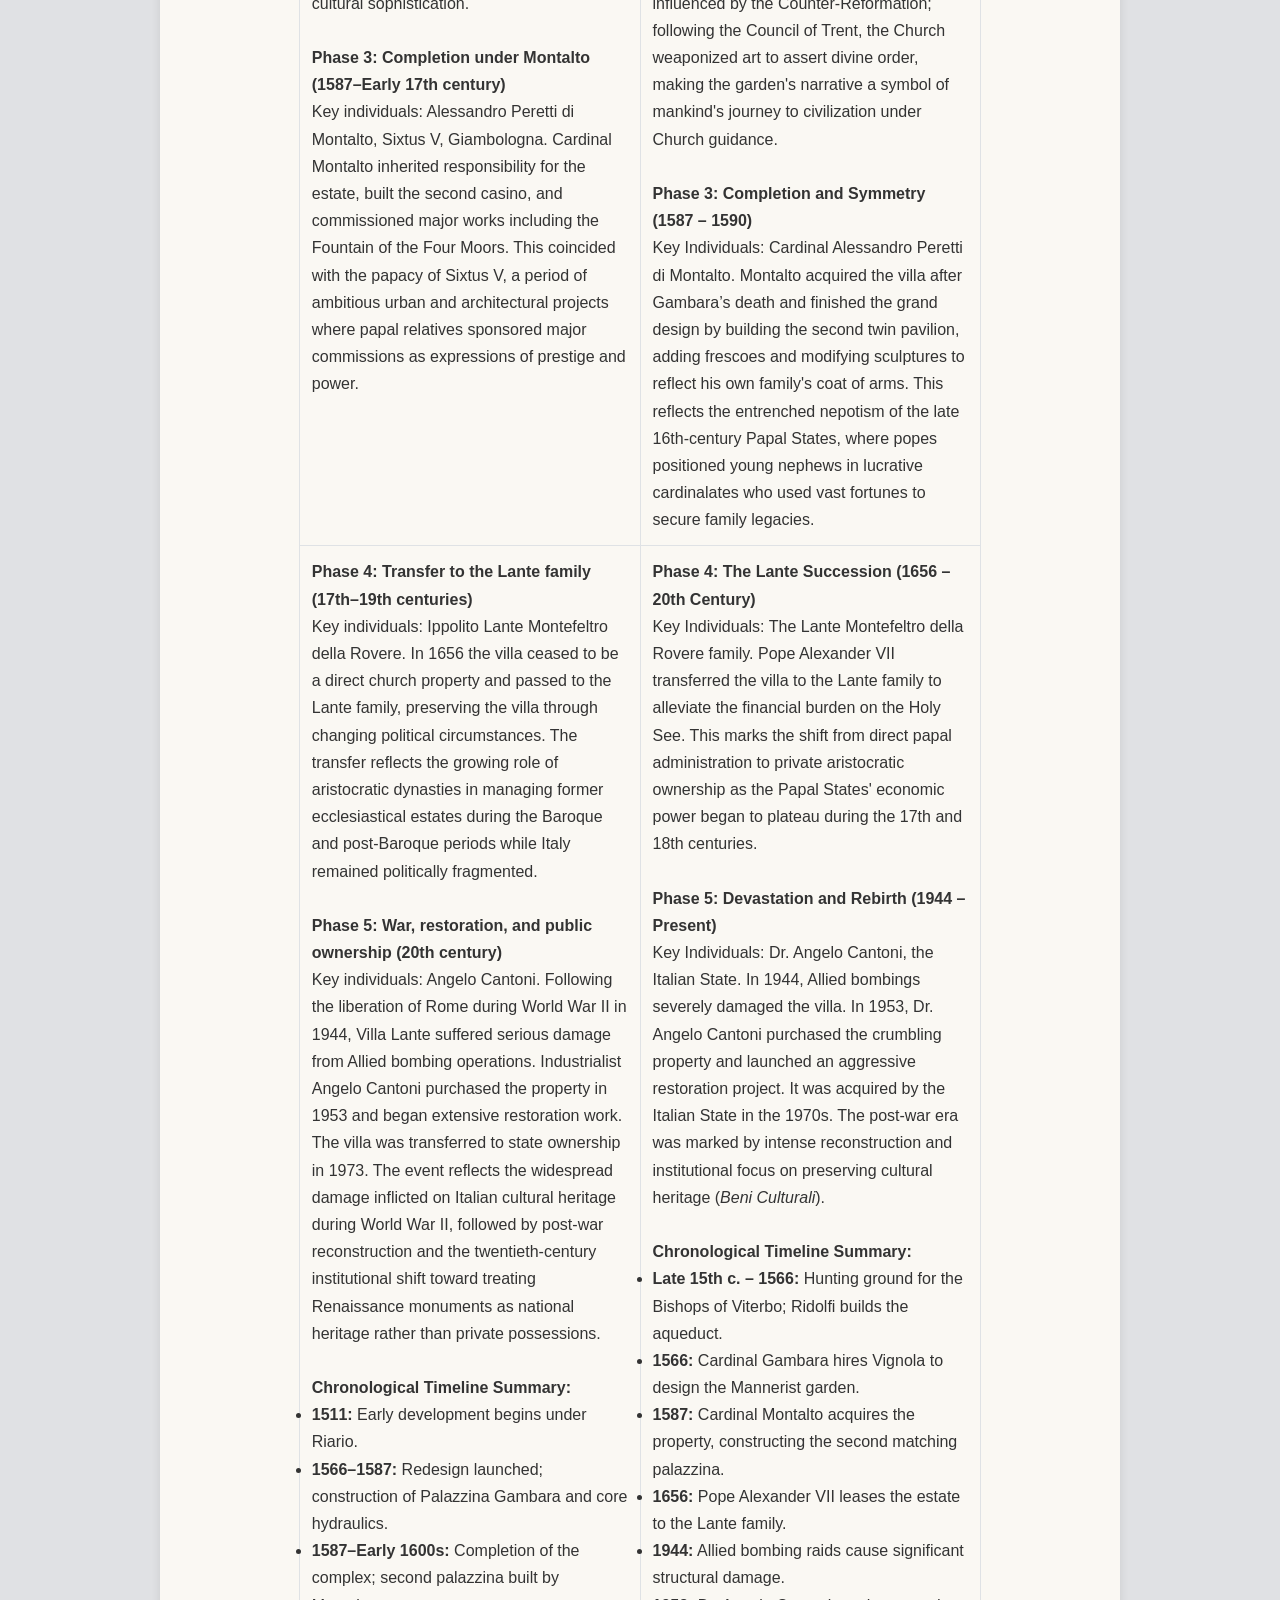
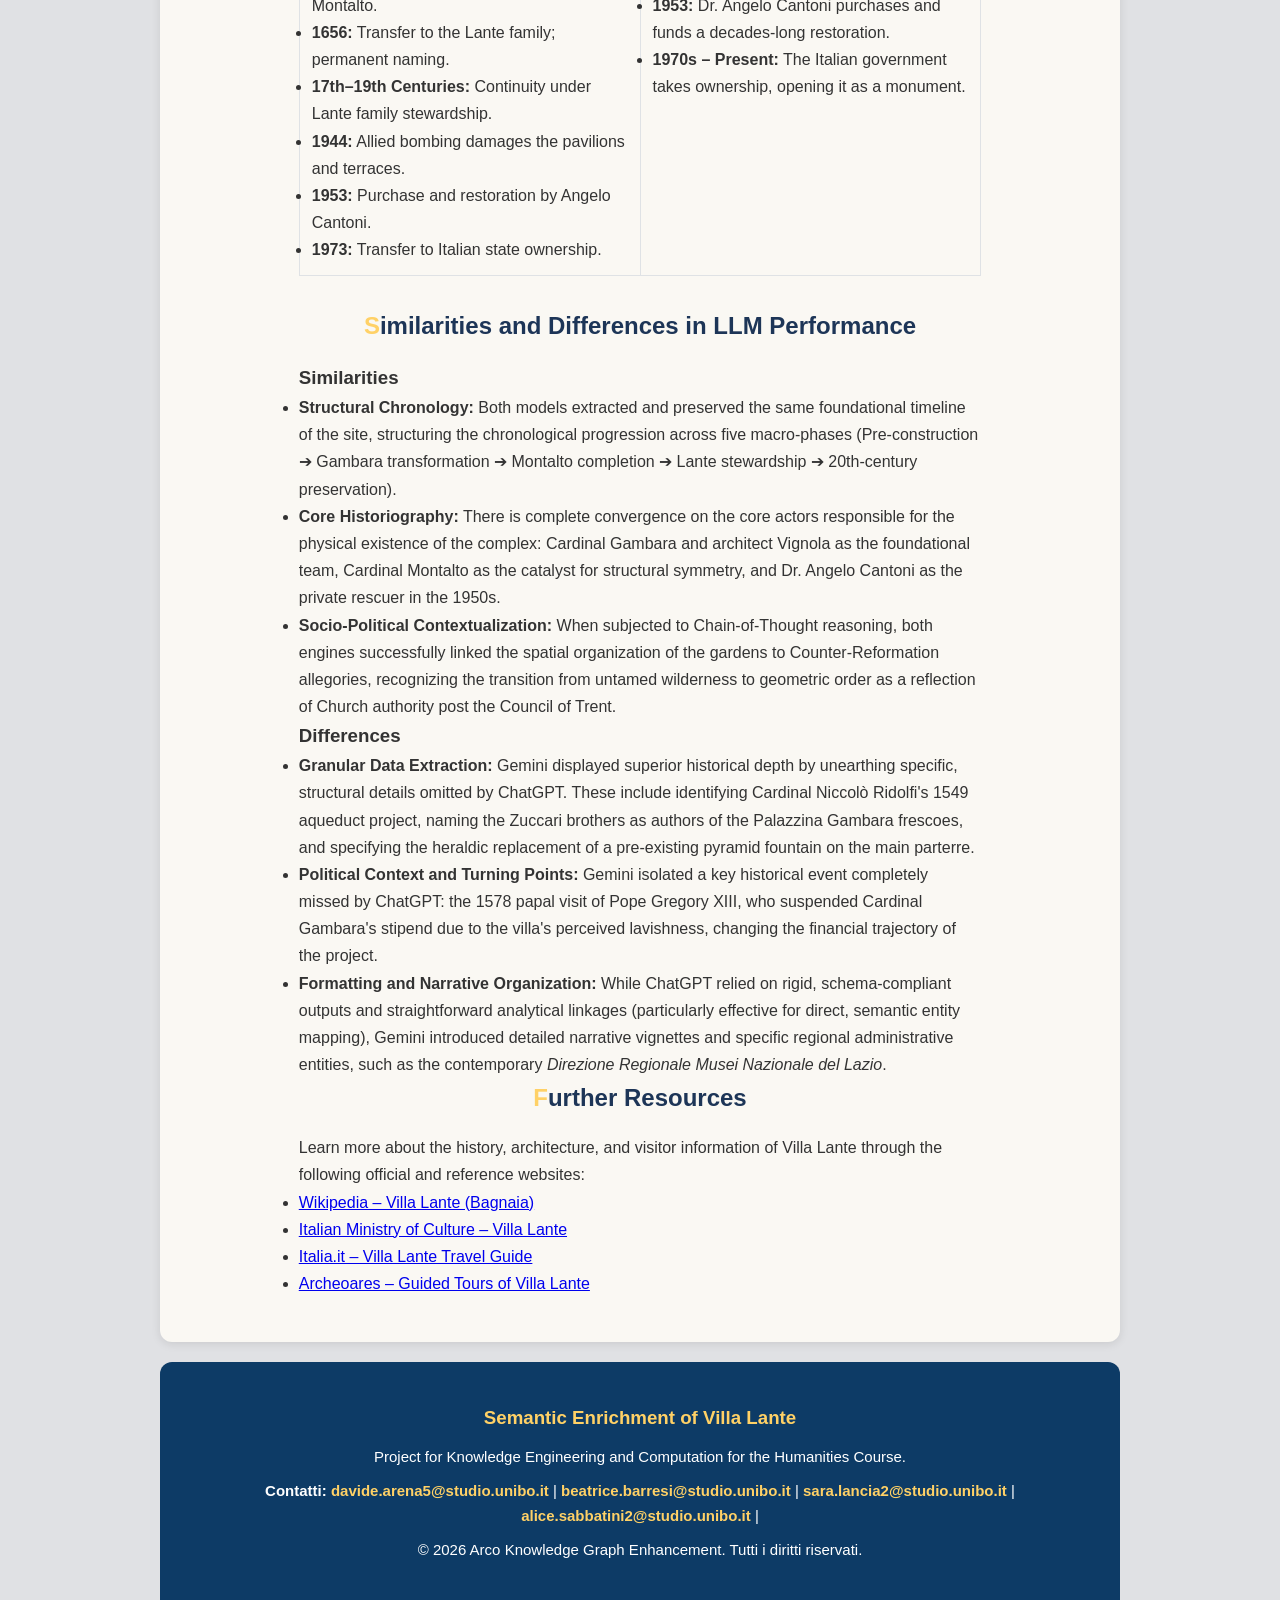
<file: historicalevents.html>
<!DOCTYPE html>
<html lang="en">
<head>
    <meta charset="UTF-8">
    <meta name="viewport" content="width=device-width, initial-scale=1.0">
    <title>Semantic Enrichment of Villa Lante</title>
    <link rel="stylesheet" href="css/style.css">
    <script src="js/script.js" defer></script>
</head>

<body>

<header class="top-bar">
    <a href="index.html" class="logo-link">
        <img src="images/uniboicona.png" alt="Logo" class="logo">
    </a>
    <img src="images/iconamenu.jpg" alt="Menu" class="menu-icon" id="openMenuBtn">
</header>

<div id="sideMenu" class="side-menu">
    <a href="index.html">Home</a>
    <a href="research.html">Research Question</a>
    <a href="methodology.html">Methodology</a>
    <a href="queries.html">SPARQL Queries</a>
    <a href="restoration.html">Prompt Restoration</a>
    <a href="historicalevents.html" class="active">Prompt Historical Events</a>
    <a href="people.html">Prompt Agents/Authors</a>
    <a href="RDFtriples.html">RDF Triples</a>
    <a href="challenges.html">Challenges</a>
    <a href="team.html">Team</a>
	  
	<a href="example01.html">Arco Research </a>
</div>

<div class="container">










<section>

<h1>Prompt Historical Events</h1>

    <h2>Model Comparison: Historical Events of Villa Lante</h2>
    <p>Analysis of zero-shot responses from ChatGPT and Gemini regarding the history of Villa Lante in Bagnaia.</p>

    <hr>

    <div class="model-comparison-box" style="margin-bottom: 40px; padding: 20px; border-left: 4px solid #10a37f; background-color: #f7f7f8;">
        <h3 style="color: #10a37f; margin-top: 0;">Zero-Shot ChatGPT</h3>
        <p><strong>Prompt:</strong> <em>Identify and describe the main historical events associated with Villa Lante in Bagnaia, Italy.</em></p>
        
        <div class="response-content" style="background: #ffffff; padding: 15px; border-radius: 5px; border: 1px solid #e3e3e3;">
            <p><strong>Answer:</strong> Villa Lante, located in Bagnaia near Viterbo, is one of the finest examples of a 16th-century Italian Mannerist garden. Its history is marked by several important events and phases of development.</p>
            
            <ol>
                <li>
                    <strong>Creation as a Cardinal's Villa (16th Century)</strong><br>
                    The villa originated as a summer retreat for the bishops of Viterbo. The decisive transformation began after Cardinal Gianfrancesco Gambara acquired the property in the 1560s. He commissioned the celebrated architect Jacopo Barozzi da Vignola to design the gardens and the first of the villa's two famous residential buildings ("casini"). The project turned a former hunting preserve into an elaborate garden estate centered on terraces, fountains, and symbolic water features. <em>(Wikipedia)</em>
                </li>
                <li style="margin-top: 10px;">
                    <strong>Completion Under Cardinal Alessandro Montalto (Late 16th Century)</strong><br>
                    After Gambara's death in 1587, his successor, Cardinal Alessandro Peretti di Montalto, completed much of the complex. He added the second villa building, creating the distinctive pair of nearly identical structures that characterize Villa Lante today. Several major fountains, including the Fountain of the Four Moors and the Pegasus Fountain, were also completed during this period. <em>(Wikipedia)</em>
                </li>
                <li style="margin-top: 10px;">
                    <strong>Hydraulic Engineering Achievement</strong><br>
                    A major historical feature of Villa Lante was the development of its sophisticated water system. Hydraulic engineer Tommaso Ghinucci designed and refined the waterworks that power the cascades, fountains, and water chains throughout the gardens. These hydraulic innovations remain one of the villa's defining achievements and continue to function centuries later. <em>(Wikipedia)</em>
                </li>
                <li style="margin-top: 10px;">
                    <strong>Transfer to the Lante Family (17th Century)</strong><br>
                    Although originally an ecclesiastical property, the estate passed to the Lante family in the 17th century, particularly through Ippolito Lante Montefeltro della Rovere. Only after this transfer did the estate become known as "Villa Lante," the name it still bears today. The family retained ownership for roughly three centuries. <em>(Wikipedia)</em>
                </li>
                <li style="margin-top: 10px;">
                    <strong>Damage During World War II (1944)</strong><br>
                    One of the most significant modern historical events occurred during the final stages of World War II. In 1944, following the Allied advance through central Italy, the villa and gardens suffered substantial damage from Allied bombing operations. The destruction affected both the gardens and the residential buildings. <em>(Wikipedia)</em>
                </li>
                <li style="margin-top: 10px;">
                    <strong>Restoration and State Ownership (20th Century)</strong><br>
                    After the war, industrialist Angelo Cantoni acquired the property and undertook extensive restoration work. The estate was later transferred to the Italian state (1973), ensuring its preservation as a national cultural monument. Today it is managed by Italy's cultural heritage authorities and is regarded as one of the country's most important historic gardens. <em>(MiBACT)</em>
                </li>
            </ol>

            <h4 style="margin-top: 20px;">Historical Significance</h4>
            <p>Villa Lante's importance lies not only in its architecture and gardens but also in its role as a masterpiece of Renaissance and Mannerist landscape design. Its innovative integration of architecture, sculpture, symbolism, and flowing water influenced later European garden design and remains a landmark of Italian cultural heritage. <em>(Italia.it)</em></p>
        </div>
    </div>

    <div class="model-comparison-box" style="margin-bottom: 40px; padding: 20px; border-left: 4px solid #1a73e8; background-color: #f8fafd;">
        <h3 style="color: #1a73e8; margin-top: 0;">Zero-Shot Gemini</h3>
        
        <div class="response-content" style="background: #ffffff; padding: 15px; border-radius: 5px; border: 1px solid #e3e3e3;">
            <p>The historical development of Villa Lante in Bagnaia, Italy, spans several centuries, evolving from a simple hunting ground into one of the world's most celebrated examples of late-Renaissance Mannerist garden design. The main historical events and phases associated with the property include:</p>
            
            <h4 style="color: #1a73e8; margin-top: 15px;">The Pre-Garden and Hunting Preserve Phase (Late 15th – Mid 16th Century)</h4>
            <ul>
                <li><strong>1498–1514:</strong> The origins of the estate began when Cardinal Raffaele Riario conceived the idea of building a hunting preserve (barco) on the walled 54-acre tract of land. By 1523, a simple hunting lodge was added to the property.</li>
                <li><strong>1549:</strong> Cardinal Niccolò Ridolfi shifted the property's purpose from a mere hunting ground toward a structured park. He hired Sienese architect and hydraulic engineer Tommaso Ghinucci to construct an aqueduct, bringing water directly from nearby mountains to supply the site's future fountains.</li>
            </ul>

            <h4 style="color: #1a73e8; margin-top: 15px;">The Gambara Phase: Construction of the Masterpiece (1568–1578)</h4>
            <ul>
                <li><strong>1568:</strong> Cardinal Gianfrancesco Gambara, Bishop of Viterbo, officially commissioned the creation of the formal Renaissance garden. The layout and design are widely attributed to the famous architect Jacopo Barozzi da Vignola.</li>
                <li><strong>1570s:</strong> During this time, the first of the twin houses (the right-hand structure, known as Palazzina Gambara) was constructed, and the intricate, allegorical water features were engineered by Ghinucci.</li>
                <li><strong>1578 Papal Visit:</strong> Pope Gregory XIII visited the nearly completed villa. Highly critical of the estate's lavish extravagance, the Pope canceled Cardinal Gambara’s financial stipend, forcing a suspension of construction. Following further admonishments from Cardinal Carlo Borromeo in 1580, Gambara redirected his money toward local charity work until his death in 1587.</li>
            </ul>

            <h4 style="color: #1a73e8; margin-top: 15px;">The Montalto Phase: Completion and Changes (Early 17th Century)</h4>
            <ul>
                <li><strong>1590s–1610s:</strong> The property was acquired by the 17-year-old nephew of Pope Sixtus V, Cardinal Alessandro Peretti di Montalto. He resumed construction to fully finish the vision of the estate.</li>
                <li><strong>Building the Second Casino:</strong> Montalto oversaw the construction of the second, matching pavilion (Palazzina Montalto), completing the villa's signature symmetrical layout.</li>
                <li><strong>Heraldic Customization:</strong> Montalto altered several core water features to display his family emblems. Most notably, he replaced a central pyramid fountain on the main parterre with the iconic Fountain of the Moors, featuring figures holding aloft the Peretti family mountains and star.</li>
            </ul>

            <h4 style="color: #1a73e8; margin-top: 15px;">The Lante Family Era (1656–1953)</h4>
            <ul>
                <li><strong>1656:</strong> Following the death of its last cardinal owner, the villa was acquired by Ippolito Lante Montefeltro della Rovere, Duke of Bomarzo. The estate officially took on the name "Villa Lante" and remained under the private ownership of his descendants for nearly three centuries.</li>
                <li><strong>19th Century Expansion:</strong> In the 19th century, the estate experienced a cultural revival funded by an American heiress who married into the Lante family. The ducal family resided directly in the Gambara pavilion while reserving the Montalto pavilion for prestigious guests.</li>
            </ul>

            <h4 style="color: #1a73e8; margin-top: 15px;">World War II Damage and Post-War Restoration (1944–Present)</h4>
            <ul>
                <li><strong>1944 Allied Bombing:</strong> During World War II, the gardens and historical casini suffered extensive damage from Allied bombing raids following the fall of Rome.</li>
                <li><strong>1953 Private Salvage:</strong> Dr. Angelo Cantoni purchased the heavily damaged estate from the Lante family and established the Società Villa Lante, launching an aggressive, decades-long restoration project to repair the pavilions and restore the complex hydraulic systems.</li>
                <li><strong>1973 State Acquisition:</strong> The property transferred to Italian state supervision. Today, it stands fully restored as public property and serves as a major cultural and tourist attraction managed by the Italian Ministry of Culture.</li>
            </ul>
        </div>
    </div>

<!-- Prompt Engineering Section: Villa Lante Case Study -->

    <div class="container">
        <h2 class="mb-4">Prompt Engineering Examples: Model Optimization</h2>
        <p class="lead text-muted mb-5">A practical comparison between a standard ChatGPT prompt/output and an optimized version using advanced Few-Shot Prompt Engineering with Gemini, focused on the history of <strong>Villa Lante (Bagnaia)</strong>.</p>

        <div class="row g-4">
            <!-- ChatGPT Column (Prompt and Standard Output) -->
            <div class="col-md-6">
                <div class="card h-100 border-secondary">
                    <div class="card-header bg-secondary text-white">
                        <h4 class="card-title mb-0">1. Original Prompt & Standard Output (ChatGPT)</h4>
                    </div>
                    <div class="card-body bg-light font-monospace small" style="max-height: 600px; overflow-y: auto;">
                        <p class="text-danger fw-bold">// ORIGINAL FEW-SHOT PROMPT</p>
                        <p>You are a historian specializing in Italian cultural heritage.<br>
                        Example 1 Monument: Villa d’Este (Tivoli)<br>
                        Output:<br>
                        - 1550: Cardinal Ippolito II d’Este begins the construction of the villa.<br>
                        - 16th century: Development of the monumental gardens and fountains.<br>
                        - 2001: The villa is designated a UNESCO World Heritage Site.<br><br>
                        Example 2 Monument: Palazzo Farnese (Caprarola)<br>
                        Output:<br>
                        - 1530: Initial design of the Farnese fortress.<br>
                        - 1559: Transformation into a Renaissance residence.<br>
                        - 17th century: Expansion and decorative enhancements.<br><br>
                        Now perform the same task for Villa Lante in Bagnaia. Provide at least five significant historical events and include:<br>
                        - Date or period<br>
                        - Main figures involved<br>
                        - Description of the event<br>
                        - Historical significance</p>
                        
                        <hr class="border-secondary">
                        <p class="text-success fw-bold">// CHATGPT ANSWER OUTPUT</p>
                        <p><strong>Villa Lante (Bagnaia, near Viterbo) — Key Historical Events</strong></p>
                        
                        <p><strong>1566–1568</strong><br>
                        <em>Main figures:</em> Cardinal Gianfrancesco Gambara, architect Jacopo Barozzi da Vignola<br>
                        <em>Event:</em> Cardinal Gambara commissions the transformation of the hunting estate at Bagnaia into an elegant Mannerist villa and garden complex.<br>
                        <em>Historical significance:</em> Marks the foundation of Villa Lante and establishes one of the finest examples of late-Renaissance garden design in Italy.</p>

                        <p><strong>1568–1578</strong><br>
                        <em>Main figures:</em> Cardinal Gianfrancesco Gambara, sculptors and hydraulic engineers working under the cardinal's patronage<br>
                        <em>Event:</em> Construction of the first casino (villa pavilion), terraces, fountains, water chains, and symbolic garden features.<br>
                        <em>Historical significance:</em> Creates a masterpiece of Renaissance hydraulic engineering, where flowing water becomes the central organizing element of the landscape.</p>

                        <p><strong>1587–1590s</strong><br>
                        <em>Main figures:</em> Cardinal Alessandro Peretti di Montalto<br>
                        <em>Event:</em> Following Gambara's death, Cardinal Peretti acquires the property and completes the second casino, giving the complex its characteristic symmetrical appearance.<br>
                        <em>Historical significance:</em> The completion of the twin pavilions produces the architectural balance that defines Villa Lante today.</p>

                        <p><strong>Late 16th – Early 17th Century</strong><br>
                        <em>Main figures:</em> Cardinal Alessandro Peretti di Montalto and successive caretakers<br>
                        <em>Event:</em> Additional decorative programs, sculptures, fountains, and garden embellishments are installed throughout the estate.<br>
                        <em>Historical significance:</em> Consolidates Villa Lante as one of the most influential examples of the Italian formal garden, admired by visitors and designers across Europe.</p>

                        <p><strong>18th–19th Centuries</strong><br>
                        <em>Main figures:</em> Various noble owners of the Lante della Rovere family<br>
                        <em>Event:</em> The estate passes through aristocratic ownership, undergoing maintenance and limited modifications while preserving its Renaissance structure.<br>
                        <em>Historical significance:</em> Ensures the survival of the original garden layout during a period when many historic villas were substantially altered.</p>

                        <p><strong>1944</strong><br>
                        <em>Main figures:</em> Allied and German military forces during World War World II<br>
                        <em>Event:</em> Villa Lante suffers damage from wartime military activity and bombardment in the Viterbo area.<br>
                        <em>Historical significance:</em> Represents a major threat to the preservation of the monument and highlights the vulnerability of cultural heritage during armed conflict.</p>

                        <p><strong>1945–1950s</strong><br>
                        <em>Main figures:</em> Italian cultural authorities and restoration specialists<br>
                        <em>Event:</em> Extensive postwar restoration campaigns repair damaged structures, fountains, and garden elements.<br>
                        <em>Historical significance:</em> Preserves the integrity of one of Italy's most important Renaissance villas and allows its continued study and public enjoyment.</p>

                        <p><strong>2014</strong><br>
                        <em>Main figures:</em> Italian Ministry of Culture<br>
                        <em>Event:</em> Management of Villa Lante is incorporated into the national museum system overseeing major cultural sites in central Italy.<br>
                        <em>Historical significance:</em> Strengthens conservation efforts and promotes the villa as a leading example of Renaissance landscape architecture.</p>

                        <p><strong>Summary</strong><br>
                        Villa Lante's history is closely tied to the patronage of Cardinals Gianfrancesco Gambara and Alessandro Peretti di Montalto during the late 16th century. Its innovative integration of architecture, sculpture, and water engineering made it a landmark of Renaissance garden design, while modern restoration and state protection have ensured its preservation as one of Italy's most celebrated historic villas.</p>


            <!-- Gemini Column (Optimized Output) -->
            <div class="col-md-6">
                <div class="card h-100 border-primary shadow-sm">
                    <div class="card-header bg-primary text-white">
                        <h4 class="card-title mb-0">2. FEW SHOT GEMINI - HISTORICAL EVENTS</h4>
                    </div>
                    <div class="card-body" style="max-height: 600px; overflow-y: auto;">
                        <h5 class="text-primary border-bottom pb-2">Villa Lante — Historical Timeline</h5>
                        
                        <!-- Event 1 -->
                        <div class="mb-4">
                            <div class="d-flex justify-content-between align-items-center">
                                <h6 class="text-uppercase fw-bold mb-1">Cardinal Gambara Commissions the Master Plan</h6>
                                <span class="badge bg-primary fs-6">1566</span>
                            </div>
                            <p class="small text-muted mb-1"><strong>Main Figures:</strong> Cardinal Gianfrancesco Gambara and architect Jacopo Barozzi da Vignola.</p>
                            <p class="small mb-1"><strong>Description:</strong> Cardinal Gambara commissions the design of a Renaissance villa in Bagnaia, leveraging Vignola’s innovative ideas for a dual-pavilion (palazzine) layout harmonized with water features.</p>
                            <p class="small text-success"><strong>Historical Significance:</strong> This marks the transition of the site from a simple medieval hunting park into a highly calculated, mannerist landscape design where the architecture and garden are seamlessly integrated.</p>
                        </div>

                        <!-- Event 2 -->
                        <div class="mb-4">
                            <div class="d-flex justify-content-between align-items-center">
                                <h6 class="text-uppercase fw-bold mb-1">Construction of the First Pavilion (Palazzina Gambara)</h6>
                                <span class="badge bg-primary fs-6">1566–1578</span>
                            </div>
                            <p class="small text-muted mb-1"><strong>Main Figures:</strong> Cardinal Gianfrancesco Gambara and local stonemasons.</p>
                            <p class="small mb-1"><strong>Description:</strong> The formal layout of the tiered terraces, the monumental fountains, and the first structure—the Palazzina Gambara—are built. The interior is frescoed by prominent painters like the Zuccari brothers.</p>
                            <p class="small text-success"><strong>Historical Significance:</strong> Establishes the foundational thematic narrative of the garden: a journey from wild nature (the upper woods) to human civilization and geometric control (the lower water parterre).</p>
                        </div>

                        <!-- Event 3 -->
                        <div class="mb-4">
                            <div class="d-flex justify-content-between align-items-center">
                                <h6 class="text-uppercase fw-bold mb-1">Cardinal Montalto Completes the Symmetry</h6>
                                <span class="badge bg-primary fs-6">1587–1590</span>
                            </div>
                            <p class="small text-muted mb-1"><strong>Main Figures:</strong> Cardinal Alessandro Peretti di Montalto.</p>
                            <p class="small mb-1"><strong>Description:</strong> After acquiring the property, Cardinal Montalto builds the second, identical pavilion (Palazzina Montalto) to mirror the first, achieving absolute architectural symmetry across the central water axis.</p>
                            <p class="small text-success"><strong>Historical Significance:</strong> The completion of the dual twin pavilions perfects the villa's unique landscape geometry, making it one of the most famous examples of late Renaissance/Mannerist garden design in Europe.</p>
                        </div>

                        <!-- Event 4 -->
                        <div class="mb-4">
                            <div class="d-flex justify-content-between align-items-center">
                                <h6 class="text-uppercase fw-bold mb-1">The Lante Family Takes Ownership</h6>
                                <span class="badge bg-primary fs-6">1656</span>
                            </div>
                            <p class="small text-muted mb-1"><strong>Main Figures:</strong> Ippolito Lante Montefeltro della Rovere (Duke of Bomarzo).</p>
                            <p class="small mb-1"><strong>Description:</strong> The property is leased and later formally acquired by the noble Lante family, who maintain and occupy the estate for nearly three centuries, lending it its permanent historical name.</p>
                            <p class="small text-success"><strong>Historical Significance:</strong> Ensures the preservation of the delicate, water-driven garden mechanics and the overall Renaissance design through centuries that saw many other Italian gardens altered into the Baroque or Romantic styles.</p>
                        </div>

                        <!-- Event 5 -->
                        <div class="mb-3">
                            <div class="d-flex justify-content-between align-items-center">
                                <h6 class="text-uppercase fw-bold mb-1">Transfer to State Ownership and Public Restoration</h6>
                                <span class="badge bg-primary fs-6">1970s</span>
                            </div>
                            <p class="small text-muted mb-1"><strong>Main Figures:</strong> The Italian Ministry of Cultural Heritage.</p>
                            <p class="small mb-1"><strong>Description:</strong> Following decades of private custody and wartime damage, the Italian State acquires Villa Lante, launching major restoration projects to repair the hydraulic systems and frescoes.</p>
                            <p class="small text-success"><strong>Historical Significance:</strong> Transitions the villa from a private aristocratic retreat into a protected national monument, opening its iconic water parterres to global scholars and the general public.</p>
                        </div>
                    </div>
                </div>
            </div>
        </div>
    </div>


<!-- PROMPT ENGINEERING SECTION: VILLA LANTE CASE STUDY -->
    
    <h2>Prompt Engineering Case Study: Villa Lante in Bagnaia</h2>
    <p>This section showcases the original prompt structure and the subsequent model response utilizing a <strong>Chain-of-Thought (CoT)</strong> framework.</p>

    <hr style="height: .25em; padding: 0; margin: 24px 0; background-color: #e1e4e8; border: 0;">

    <!-- ORIGINAL PROMPT BOX -->
    <div class="original-prompt" style="background-color: #f6f8fa; border: 1px solid #d1d5db; border-radius: 6px; padding: 16px; margin-bottom: 32px;">
        <h3 style="margin-top: 0; color: #24292e;">[Original Input Prompt]</h3>
        <p style="white-space: pre-wrap; font-family: ui-monospace, SFMono-Regular, SF Mono, Menlo, Consolas, Liberation Mono, monospace; font-size: 14px; color: #24292e; margin-bottom: 0;"><strong>CHAIN-OF-THOUGHT CHATGPT Prompt:</strong> You are an expert in Renaissance art, architecture, and Italian history. To identify the major historical events associated with Villa Lante in Bagnaia, follow these steps: 1. Determine the major historical phases of the villa. 2. Identify the key individuals involved in each phase. 3. Explain why each event was important to the villa’s development. 4. Connect each event to the broader historical context of Italy at the time. 5. Summarize the events in a final chronological timeline. Question: What are the most important historical events associated with Villa Lante in Bagnaia, from its origins in the 16th century through the 20th century? Provide your reasoning step by step before presenting the final answer.</p>
    </div>

    <!-- MODEL RESPONSE -->
    <div class="model-response">
        <h3>[Model Response: Chain of Thought]</h3>
        <p>To understand the historical evolution of Villa Lante in Bagnaia, we have to look at it not just as a beautiful garden, but as a political statement. Its construction and subsequent handovers mirror the shifting dynamics of papal power, the Counter-Reformation, and the eventual transition of Italy from a collection of aristocratic fiefdoms to a modern state. Here is the step-by-step breakdown of its history, followed by a chronological timeline.</p>

        <h4>Historical Breakdown &amp; Analysis</h4>
        <ul>
            <li style="margin-bottom: 16px;">
                <strong>1. The Origins and Conception (Late 15th Century – 1566)</strong><br>
                <em>Key Individuals:</em> Cardinal Raffaele Riario; Cardinal Niccolò Ridolfi.<br>
                <em>Why it was important:</em> Before it became a grand villa, Bagnaia was a walled hunting park used by the Bishops of Viterbo. Riario started enclosing it, and Ridolfi brought in an aqueduct to supply water. This established the site's identity as a place of elite ecclesiastical retreat (villeggiatura).<br>
                <em>Broader Italian Context:</em> During the High Renaissance, Roman prelates sought countryside estates to escape the summer heat and disease of Rome, turning rural properties into symbols of humanist luxury and classical revival.
            </li>
            <li style="margin-bottom: 16px;">
                <strong>2. The Golden Age: Mannerist Masterpiece (1566 – 1587)</strong><br>
                <em>Key Individuals:</em> Cardinal Gianfrancesco Gambara; architect Jacopo Barozzi da Vignola.<br>
                <em>Why it was important:</em> Cardinal Gambara completely transformed the site, commissioning Vignola to design a perfectly symmetrical hydraulic masterpiece. Instead of one massive palace blocking the view, Vignola designed two smaller twins (casini) so the central axes of the water fountains could flow unimpeded. Gambara built the first casino (Palazzina Gambara) and the spectacular terraced water gardens.<br>
                <em>Broader Italian Context:</em> This phase was heavily influenced by the Counter-Reformation. Following the Council of Trent, the Church weaponized art and architecture to assert divine order. The garden’s narrative—moving from a wild, chaotic paradise down to an ordered, geometric garden—symbolized mankind's journey from a state of nature to a civilized state under the guidance of the Church.
            </li>
            <li style="margin-bottom: 16px;">
                <strong>3. Completion and Symmetry (1587 – 1590)</strong><br>
                <em>Key Individuals:</em> Cardinal Alessandro Peretti di Montalto (nephew of Pope Sixtus V).<br>
                <em>Why it was important:</em> Montalto acquired the villa after Gambara’s death and finished the grand design by building the second twin pavilion (Palazzina Montalto). He also added frescoes and modified some of the sculptures to reflect his own family's coat of arms (the lion and pears).<br>
                <em>Broader Italian Context:</em> This reflects the entrenched nepotism of the late 16th-century Papal States. Popes routinely positioned their young nephews in lucrative cardinalates, who then used their vast fortunes to complete massive architectural monuments to secure their family's legacy.
            </li>
            <li style="margin-bottom: 16px;">
                <strong>4. The Lante Succession (1656 – 20th Century)</strong><br>
                <em>Key Individuals:</em> The Lante Montefeltro della Rovere family (notably Duke Ippolito Lante).<br>
                <em>Why it was important:</em> Pope Alexander VII officially transferred the villa to the Lante family to alleviate the financial burden on the Holy See. They held the property for three centuries, giving the villa its permanent name. While they preserved the gardens, the family's fortunes eventually dwindled, leading to a long period of slow decay.<br>
                <em>Broader Italian Context:</em> This marks the shift from direct papal administration to private aristocratic ownership as the Papal States' economic power began to plateau and wane during the 17th and 18th centuries.
            </li>
            <li style="margin-bottom: 16px;">
                <strong>5. Devastation and Rebirth (1944 – Present)</strong><br>
                <em>Key Individuals:</em> Dr. Angelo Cantoni; the Italian State.<br>
                <em>Why it was important:</em> During World War II (1944), Allied bombings severely damaged parts of the town and the villa. In 1953, the Lante family finally sold the crumbling property to Dr. Angelo Cantoni, a wealthy philanthropist who meticulously restored the gardens to their 16th-century glory. It was eventually acquired by the Italian State in the 1970s.<br>
                <em>Broader Italian Context:</em> The post-war era in Italy was marked by intense reconstruction and a newfound institutional focus on preserving cultural heritage (Beni Culturali) as part of the modern republic’s identity.
            </li>
        </ul>

        <h4>Timeline of Villa Lante</h4>
        <p>The major events that shaped the villa from its inception to its modern status can be summarized chronologically:</p>

        <table style="width: 100%; border-collapse: collapse; margin: 20px 0; font-size: 14px;">
            <thead>
                <tr style="background-color: #f6f8fa; border-bottom: 2px solid #d0d7de;">
                    <th style="padding: 12px; text-align: left; border: 1px solid #d0d7de;">Date</th>
                    <th style="padding: 12px; text-align: left; border: 1px solid #d0d7de;">Event</th>
                    <th style="padding: 12px; text-align: left; border: 1px solid #d0d7de;">Key Individuals</th>
                    <th style="padding: 12px; text-align: left; border: 1px solid #d0d7de;">Significance</th>
                </tr>
            </thead>
            <tbody>
                <tr style="border-bottom: 1px solid #d0d7de;">
                    <td style="padding: 12px; border: 1px solid #d0d7de;"><strong>Late 15th c. – 1566</strong></td>
                    <td style="padding: 12px; border: 1px solid #d0d7de;">The Bishop's Hunting Park</td>
                    <td style="padding: 12px; border: 1px solid #d0d7de;">Bishops of Viterbo, Cardinal Ridolfi</td>
                    <td style="padding: 12px; border: 1px solid #d0d7de;">Bagnaia serves as a rugged hunting ground. Cardinal Ridolfi builds the initial aqueduct, laying the groundwork for the future water features.</td>
                </tr>
                <tr style="border-bottom: 1px solid #d0d7de; background-color: #fafafa;">
                    <td style="padding: 12px; border: 1px solid #d0d7de;"><strong>1566</strong></td>
                    <td style="padding: 12px; border: 1px solid #d0d7de;">Gambara Commences Construction</td>
                    <td style="padding: 12px; border: 1px solid #d0d7de;">Cardinal Gianfrancesco Gambara, Jacopo Barozzi da Vignola</td>
                    <td style="padding: 12px; border: 1px solid #d0d7de;">Gambara takes over the estate and hires architect Vignola to design the Mannerist garden and the first palazzina.</td>
                </tr>
                <tr style="border-bottom: 1px solid #d0d7de;">
                    <td style="padding: 12px; border: 1px solid #d0d7de;"><strong>1587</strong></td>
                    <td style="padding: 12px; border: 1px solid #d0d7de;">Completion of the Twin Pavilions</td>
                    <td style="padding: 12px; border: 1px solid #d0d7de;">Cardinal Alessandro Peretti di Montalto</td>
                    <td style="padding: 12px; border: 1px solid #d0d7de;">Montalto acquires the property, constructing the second matching palazzina to achieve perfect architectural symmetry.</td>
                </tr>
                <tr style="border-bottom: 1px solid #d0d7de; background-color: #fafafa;">
                    <td style="padding: 12px; border: 1px solid #d0d7de;"><strong>1656</strong></td>
                    <td style="padding: 12px; border: 1px solid #d0d7de;">The Lante Family Acquisition</td>
                    <td style="padding: 12px; border: 1px solid #d0d7de;">Pope Alexander VII, Lante Montefeltro della Rovere family</td>
                    <td style="padding: 12px; border: 1px solid #d0d7de;">Pope Alexander VII leases the estate to the family, locking in the name "Villa Lante" for centuries of private ownership.</td>
                </tr>
                <tr style="border-bottom: 1px solid #d0d7de;">
                    <td style="padding: 12px; border: 1px solid #d0d7de;"><strong>1944</strong></td>
                    <td style="padding: 12px; border: 1px solid #d0d7de;">WWII Bombing Damage</td>
                    <td style="padding: 12px; border: 1px solid #d0d7de;">Allied forces</td>
                    <td style="padding: 12px; border: 1px solid #d0d7de;">Allied bombing raids drop explosives on Bagnaia, causing significant structural damage to the twin pavilions and the garden terraces.</td>
                </tr>
                <tr style="border-bottom: 1px solid #d0d7de; background-color: #fafafa;">
                    <td style="padding: 12px; border: 1px solid #d0d7de;"><strong>1953</strong></td>
                    <td style="padding: 12px; border: 1px solid #d0d7de;">Post-War Restoration</td>
                    <td style="padding: 12px; border: 1px solid #d0d7de;">Dr. Angelo Cantoni, Lante family</td>
                    <td style="padding: 12px; border: 1px solid #d0d7de;">Dr. Angelo Cantoni purchases the ruined estate from the Lante family, funding a massive, decades-long restoration project to revive the gardens.</td>
                </tr>
                <tr style="border-bottom: 1px solid #d0d7de;">
                    <td style="padding: 12px; border: 1px solid #d0d7de;"><strong>1970s – Present</strong></td>
                    <td style="padding: 12px; border: 1px solid #d0d7de;">State Ownership and Preservation</td>
                    <td style="padding: 12px; border: 1px solid #d0d7de;">Italian government</td>
                    <td style="padding: 12px; border: 1px solid #d0d7de;">The Italian government takes ownership of the villa, opening it to the public as a protected national monument and a premier example of Renaissance garden design.</td>
                </tr>
            </tbody>
        </table>
    </div>

<!-- START OF COMPONENT FOR PROMPT ENGINEERING SECTION -->

<!-- ZERO-SHOT PARADIGM -->
<h3>Zero-Shot Prompting</h3>
<blockquote>
    <strong>Prompt:</strong> Identify and describe the main historical events associated with Villa Lante in Bagnaia, Italy.
</blockquote>
<table style="width: 100%; border-collapse: collapse; margin: 20px 0 30px 0;">
    <thead>
        <tr style="background-color: #f6f8fa;">
            <th style="padding: 12px; border: 1px solid #dfe2e5; text-align: left; width: 50%; font-weight: 600;">ChatGPT Full Output</th>
            <th style="padding: 12px; border: 1px solid #dfe2e5; text-align: left; width: 50%; font-weight: 600;">Gemini Full Output</th>
        </tr>
    </thead>
    <tbody>
        <tr>
            <td style="padding: 12px; border: 1px solid #dfe2e5; vertical-align: top;">Villa Lante in Bagnaia originated as a 16th-century summer retreat for the bishops of Viterbo. The decisive transformation began in the 1560s when Cardinal Gianfrancesco Gambara acquired the property and commissioned the celebrated architect Jacopo Barozzi da Vignola to design the formal gardens and the first of the villa's two famous residential buildings (<em>casini</em>). This project turned a former hunting preserve into an elaborate garden estate centered on terraces, fountains, and symbolic water features. Following Gambara's death in 1587, his successor, Cardinal Alessandro Peretti di Montalto, completed much of the complex by adding the second villa building, creating the distinctive pair of nearly identical structures that characterize the estate today, along with major waterworks like the Fountain of the Four Moors and the Pegasus Fountain.</td>
            <td style="padding: 12px; border: 1px solid #dfe2e5; vertical-align: top;">The historical development of Villa Lante in Bagnaia spans several centuries, evolving from a simple hunting ground into one of the world's most celebrated examples of late-Renaissance Mannerist garden design. The origins of the estate began between 1498 and 1514 when Cardinal Raffaele Riario conceived the idea of building a hunting preserve (<em>barco</em>) on the walled 54-acre tract of land, adding a simple lodge by 1523. In 1549, Cardinal Niccolò Ridolfi shifted the property's purpose toward a structured park, hiring Sienese architect and hydraulic engineer Tommaso Ghinucci to construct an aqueduct bringing water directly from nearby mountains to supply the site's future fountains. In 1568, Cardinal Gianfrancesco Gambara officially commissioned the formal Renaissance garden designed by Vignola.</td>
        </tr>
        <tr>
            <td style="padding: 12px; border: 1px solid #dfe2e5; vertical-align: top;">A major historical feature of Villa Lante was the development of its sophisticated water system designed by hydraulic engineer Tommaso Ghinucci, who refined the waterworks that power the cascades, fountains, and water chains throughout the gardens. Although originally an ecclesiastical property, the estate passed to the Lante family in the 17th century through Ippolito Lante Montefeltro della Rovere, which is when the estate officially became known as "Villa Lante" and remained in their hands for roughly three centuries. During World War II in 1944, the villa and gardens suffered substantial damage from Allied bombing operations. In the post-war era, industrialist Angelo Cantoni acquired the property and undertook extensive restoration work until the estate was transferred to the Italian state in 1973, ensuring its preservation as a national cultural monument.</td>
            <td style="padding: 12px; border: 1px solid #dfe2e5; vertical-align: top;">During the 1570s, the right-hand structure, known as <em>Palazzina Gambara</em>, was constructed, and the intricate, allegorical water features were engineered by Ghinucci. In 1578, Pope Gregory XIII visited the nearly completed villa and, highly critical of the estate's lavish extravagance, canceled Gambara’s financial stipend, forcing a suspension of construction. The property was later acquired in the 1590s by Cardinal Alessandro Peretti di Montalto, who built the second matching pavilion (<em>Palazzina Montalto</em>), completing the symmetrical layout. In 1656, the villa was acquired by Ippolito Lante Montefeltro della Rovere, Duke of Bomarzo, whose family held it for three centuries. Following severe 1944 Allied bombing raids, Dr. Angelo Cantoni purchased the estate in 1953, launching a massive restoration project before transferring it to the Italian state in 1973.</td>
        </tr>
    </tbody>
</table>

<!-- FEW-SHOT PARADIGM -->
<h3>Few-Shot Prompting</h3>
<blockquote>
    <strong>Prompt:</strong> You are a historian specializing in Italian cultural heritage. Provide at least five significant historical events for Villa Lante in Bagnaia and include: Date or period, Main figures involved, Description of the event, and Historical significance.
</blockquote>
<table style="width: 100%; border-collapse: collapse; margin: 20px 0 30px 0;">
    <thead>
        <tr style="background-color: #f6f8fa;">
            <th style="padding: 12px; border: 1px solid #dfe2e5; text-align: left; width: 50%; font-weight: 600;">ChatGPT Full Output</th>
            <th style="padding: 12px; border: 1px solid #dfe2e5; text-align: left; width: 50%; font-weight: 600;">Gemini Full Output</th>
        </tr>
    </thead>
    <tbody>
        <tr>
            <td style="padding: 12px; border: 1px solid #dfe2e5; vertical-align: top;">
                <strong>1566–1568 | Cardinal Gianfrancesco Gambara, Jacopo Barozzi da Vignola</strong><br>
                Gambara commissions the transformation of the hunting estate at Bagnaia into an elegant Mannerist villa and garden complex. This marks the foundation of Villa Lante and establishes one of the finest examples of late-Renaissance garden design in Italy.<br><br>
                <strong>1568–1578 | Cardinal Gianfrancesco Gambara, sculptors and hydraulic engineers</strong><br>
                Construction of the first casino, terraces, fountains, water chains, and symbolic garden features. This creates a masterpiece of Renaissance hydraulic engineering, where flowing water becomes the central organizing element of the landscape.<br><br>
                <strong>1587–1590s | Cardinal Alessandro Peretti di Montalto</strong><br>
                Following Gambara's death, Cardinal Peretti acquires the property and completes the second casino, giving the complex its characteristic symmetrical appearance. The completion of the twin pavilions produces the architectural balance that defines Villa Lante today.
            </td>
            <td style="padding: 12px; border: 1px solid #dfe2e5; vertical-align: top;">
                <strong>1566 | Cardinal Gianfrancesco Gambara, Jacopo Barozzi da Vignola</strong><br>
                Cardinal Gambara commissions the design of a Renaissance villa in Bagnaia, leveraging Vignola’s innovative ideas for a dual-pavilion (<em>palazzine</em>) layout harmonized with water features. This marks the transition of the site from a simple medieval hunting park into a highly calculated, mannerist landscape design.<br><br>
                <strong>1566–1578 | Cardinal Gianfrancesco Gambara, local stonemasons</strong><br>
                The formal layout of the tiered terraces, the monumental fountains, and the first structure—the <em>Palazzina Gambara</em>—are built. The interior is frescoed by painters like the Zuccari brothers. Establishes the foundational thematic narrative of the garden: a journey from wild nature to human civilization.<br><br>
                <strong>1587–1590 | Cardinal Alessandro Peretti di Montalto</strong><br>
                After acquiring the property, Cardinal Montalto builds the second, identical pavilion (<em>Palazzina Montalto</em>) to mirror the first, achieving absolute architectural symmetry across the central water axis. This perfects the villa's unique landscape geometry, making it famous across Europe.
            </td>
        </tr>
        <tr>
            <td style="padding: 12px; border: 1px solid #dfe2e5; vertical-align: top;">
                <strong>Late 16th – Early 17th Century | Cardinal Alessandro Peretti di Montalto</strong><br>
                Additional decorative programs, sculptures, fountains, and garden embellishments are installed throughout the estate. This consolidates Villa Lante as one of the most influential examples of the Italian formal garden, admired by visitors and designers across Europe.<br><br>
                <strong>18th–19th Centuries | Various noble owners of the Lante della Rovere family</strong><br>
                The estate passes through aristocratic ownership, undergoing maintenance and limited modifications while preserving its Renaissance structure. This ensures the survival of the original garden layout during a period when many historic villas were altered.<br><br>
                <strong>1944 | Allied and German military forces</strong><br>
                Villa Lante suffers damage from wartime military activity and bombardment in the Viterbo area. This represents a major threat to the preservation of the monument and highlights the vulnerability of cultural heritage during armed conflict.<br><br>
                <strong>1945–1950s | Italian cultural authorities and restoration specialists</strong><br>
                Extensive postwar restoration campaigns repair damaged structures, fountains, and garden elements. This preserves the integrity of one of Italy's most important Renaissance villas and allows its continued study and public enjoyment.<br><br>
                <strong>2014 | Italian Ministry of Culture</strong><br>
                Management of Villa Lante is incorporated into the national museum system overseeing major cultural sites in central Italy. This strengthens conservation efforts and promotes the villa as a leading example of Renaissance landscape architecture.
            </td>
            <td style="padding: 12px; border: 1px solid #dfe2e5; vertical-align: top;">
                <strong>1656 | Ippolito Lante Montefeltro della Rovere (Duke of Bomarzo)</strong><br>
                The property is leased and later formally acquired by the noble Lante family, who maintain and occupy the estate for nearly three centuries, lending it its permanent historical name. This ensures the preservation of the delicate, water-driven garden mechanics and design through centuries that saw other gardens altered into Baroque styles.<br><br>
                <strong>1944 | Allied and German military forces</strong><br>
                During World War II, the formal gardens and the two historical <em>casini</em> suffer extensive, severe structural damage from Allied bombing raids following the fall of Rome. The explosives dropped on the town of Bagnaia left the twin pavilions and the complex hydraulic systems heavily ruined.<br><br>
                <strong>1953 | Dr. Angelo Cantoni</strong><br>
                Dr. Angelo Cantoni purchases the heavily damaged, crumbling estate directly from the Lante family, establishing the <em>Società Villa Lante</em> and launching an aggressive restoration project. His private funding repaired the structural damage to both pavilions, restored the interior frescoes, and completely rebuilt the broken hydraulic systems.<br><br>
                <strong>1970s | The Italian Ministry of Cultural Heritage</strong><br>
                Following decades of private custody and wartime damage, the Italian State acquires Villa Lante, launching major restoration projects to repair the hydraulic systems and frescoes. This transitions the villa from a private aristocratic retreat into a protected national monument open to the general public.
            </td>
        </tr>
    </tbody>
</table>

<!-- CHAIN-OF-THOUGHT PARADIGM -->
<h3>Chain-of-Thought Prompting</h3>
<blockquote>
    <strong>Prompt:</strong> To identify the major historical events associated with Villa Lante in Bagnaia, follow these steps: 1. Determine major phases. 2. Identify key individuals. 3. Explain development importance. 4. Connect to macro-context of Italy. 5. Summarize in a chronological timeline.
</blockquote>
<table style="width: 100%; border-collapse: collapse; margin: 20px 0 30px 0;">
    <thead>
        <tr style="background-color: #f6f8fa;">
            <th style="padding: 12px; border: 1px solid #dfe2e5; text-align: left; width: 50%; font-weight: 600;">ChatGPT Full Output</th>
            <th style="padding: 12px; border: 1px solid #dfe2e5; text-align: left; width: 50%; font-weight: 600;">Gemini Full Output</th>
        </tr>
    </thead>
    <tbody>
        <tr>
            <td style="padding: 12px; border: 1px solid #dfe2e5; vertical-align: top;">
                <strong>Phase 1: Origins and early development (Early 16th century–1560s)</strong><br>
                Key individual: Raffaele Riario. The site formed part of a hunting preserve associated with church authorities in Bagnaia. Italy was experiencing the High Renaissance, when powerful cardinals invested heavily in villas as symbols of status and learning.<br><br>
                <strong>Phase 2: The Gambara transformation (1566–1587)</strong><br>
                Key individuals: Gianfrancesco Gambara, Jacopo Barozzi da Vignola, Tommaso Ghinucci. Cardinal Gambara launched the decisive transformation of the property, commissioning Vignola to design the villa and gardens, beginning construction of the first casino and the upper terraces. This occurred during the Counter-Reformation; cardinals competed to build impressive villas that displayed both religious authority and cultural sophistication.<br><br>
                <strong>Phase 3: Completion under Montalto (1587–Early 17th century)</strong><br>
                Key individuals: Alessandro Peretti di Montalto, Sixtus V, Giambologna. Cardinal Montalto inherited responsibility for the estate, built the second casino, and commissioned major works including the Fountain of the Four Moors. This coincided with the papacy of Sixtus V, a period of ambitious urban and architectural projects where papal relatives sponsored major commissions as expressions of prestige and power.
            </td>
            <td style="padding: 12px; border: 1px solid #dfe2e5; vertical-align: top;">
                <strong>Phase 1: The Origins and Conception (Late 15th Century – 1566)</strong><br>
                Key Individuals: Cardinal Raffaele Riario, Cardinal Niccolò Ridolfi. Bagnaia was a walled hunting park used by the Bishops of Viterbo; Riario started enclosing it and Ridolfi brought in an aqueduct. During the High Renaissance, Roman prelates sought countryside estates to escape the summer heat and disease of Rome, turning rural properties into symbols of humanist luxury.<br><br>
                <strong>Phase 2: The Golden Age: Mannerist Masterpiece (1566 – 1587)</strong><br>
                Key Individuals: Cardinal Gianfrancesco Gambara, architect Jacopo Barozzi da Vignola. Cardinal Gambara completely transformed the site, commissioning Vignola to design a perfectly symmetrical hydraulic masterpiece with two twin casini so the central axes of the fountains could flow unimpeded. This phase was heavily influenced by the Counter-Reformation; following the Council of Trent, the Church weaponized art to assert divine order, making the garden's narrative a symbol of mankind's journey to civilization under Church guidance.<br><br>
                <strong>Phase 3: Completion and Symmetry (1587 – 1590)</strong><br>
                Key Individuals: Cardinal Alessandro Peretti di Montalto. Montalto acquired the villa after Gambara’s death and finished the grand design by building the second twin pavilion, adding frescoes and modifying sculptures to reflect his own family's coat of arms. This reflects the entrenched nepotism of the late 16th-century Papal States, where popes positioned young nephews in lucrative cardinalates who used vast fortunes to secure family legacies.
            </td>
        </tr>
        <tr>
            <td style="padding: 12px; border: 1px solid #dfe2e5; vertical-align: top;">
                <strong>Phase 4: Transfer to the Lante family (17th–19th centuries)</strong><br>
                Key individuals: Ippolito Lante Montefeltro della Rovere. In 1656 the villa ceased to be a direct church property and passed to the Lante family, preserving the villa through changing political circumstances. The transfer reflects the growing role of aristocratic dynasties in managing former ecclesiastical estates during the Baroque and post-Baroque periods while Italy remained politically fragmented.<br><br>
                <strong>Phase 5: War, restoration, and public ownership (20th century)</strong><br>
                Key individuals: Angelo Cantoni. Following the liberation of Rome during World War II in 1944, Villa Lante suffered serious damage from Allied bombing operations. Industrialist Angelo Cantoni purchased the property in 1953 and began extensive restoration work. The villa was transferred to state ownership in 1973. The event reflects the widespread damage inflicted on Italian cultural heritage during World War II, followed by post-war reconstruction and the twentieth-century institutional shift toward treating Renaissance monuments as national heritage rather than private possessions.<br><br>
                <strong>Chronological Timeline Summary:</strong>
                <ul>
                    <li><strong>1511:</strong> Early development begins under Riario.</li>
                    <li><strong>1566–1587:</strong> Redesign launched; construction of Palazzina Gambara and core hydraulics.</li>
                    <li><strong>1587–Early 1600s:</strong> Completion of the complex; second palazzina built by Montalto.</li>
                    <li><strong>1656:</strong> Transfer to the Lante family; permanent naming.</li>
                    <li><strong>17th–19th Centuries:</strong> Continuity under Lante family stewardship.</li>
                    <li><strong>1944:</strong> Allied bombing damages the pavilions and terraces.</li>
                    <li><strong>1953:</strong> Purchase and restoration by Angelo Cantoni.</li>
                    <li><strong>1973:</strong> Transfer to Italian state ownership.</li>
                </ul>
            </td>
            <td style="padding: 12px; border: 1px solid #dfe2e5; vertical-align: top;">
                <strong>Phase 4: The Lante Succession (1656 – 20th Century)</strong><br>
                Key Individuals: The Lante Montefeltro della Rovere family. Pope Alexander VII transferred the villa to the Lante family to alleviate the financial burden on the Holy See. This marks the shift from direct papal administration to private aristocratic ownership as the Papal States' economic power began to plateau during the 17th and 18th centuries.<br><br>
                <strong>Phase 5: Devastation and Rebirth (1944 – Present)</strong><br>
                Key Individuals: Dr. Angelo Cantoni, the Italian State. In 1944, Allied bombings severely damaged the villa. In 1953, Dr. Angelo Cantoni purchased the crumbling property and launched an aggressive restoration project. It was acquired by the Italian State in the 1970s. The post-war era was marked by intense reconstruction and institutional focus on preserving cultural heritage (<em>Beni Culturali</em>).<br><br>
                <strong>Chronological Timeline Summary:</strong>
                <ul>
                    <li><strong>Late 15th c. – 1566:</strong> Hunting ground for the Bishops of Viterbo; Ridolfi builds the aqueduct.</li>
                    <li><strong>1566:</strong> Cardinal Gambara hires Vignola to design the Mannerist garden.</li>
                    <li><strong>1587:</strong> Cardinal Montalto acquires the property, constructing the second matching palazzina.</li>
                    <li><strong>1656:</strong> Pope Alexander VII leases the estate to the Lante family.</li>
                    <li><strong>1944:</strong> Allied bombing raids cause significant structural damage.</li>
                    <li><strong>1953:</strong> Dr. Angelo Cantoni purchases and funds a decades-long restoration.</li>
                    <li><strong>1970s – Present:</strong> The Italian government takes ownership, opening it as a monument.</li>
                </ul>
            </td>
        </tr>
    </tbody>
</table>

<!-- CRITICAL PERFORMANCE ANALYSIS -->
<h2>Similarities and Differences in LLM Performance</h2>

<h3>Similarities</h3>
<ul>
    <li><strong>Structural Chronology:</strong> Both models extracted and preserved the same foundational timeline of the site, structuring the chronological progression across five macro-phases (Pre-construction ➔ Gambara transformation ➔ Montalto completion ➔ Lante stewardship ➔ 20th-century preservation).</li>
    <li><strong>Core Historiography:</strong> There is complete convergence on the core actors responsible for the physical existence of the complex: Cardinal Gambara and architect Vignola as the foundational team, Cardinal Montalto as the catalyst for structural symmetry, and Dr. Angelo Cantoni as the private rescuer in the 1950s.</li>
    <li><strong>Socio-Political Contextualization:</strong> When subjected to Chain-of-Thought reasoning, both engines successfully linked the spatial organization of the gardens to Counter-Reformation allegories, recognizing the transition from untamed wilderness to geometric order as a reflection of Church authority post the Council of Trent.</li>
</ul>

<h3>Differences</h3>
<ul>
    <li><strong>Granular Data Extraction:</strong> Gemini displayed superior historical depth by unearthing specific, structural details omitted by ChatGPT. These include identifying Cardinal Niccolò Ridolfi's 1549 aqueduct project, naming the Zuccari brothers as authors of the Palazzina Gambara frescoes, and specifying the heraldic replacement of a pre-existing pyramid fountain on the main parterre.</li>
    <li><strong>Political Context and Turning Points:</strong> Gemini isolated a key historical event completely missed by ChatGPT: the 1578 papal visit of Pope Gregory XIII, who suspended Cardinal Gambara's stipend due to the villa's perceived lavishness, changing the financial trajectory of the project.</li>
    <li><strong>Formatting and Narrative Organization:</strong> While ChatGPT relied on rigid, schema-compliant outputs and straightforward analytical linkages (particularly effective for direct, semantic entity mapping), Gemini introduced detailed narrative vignettes and specific regional administrative entities, such as the contemporary <em>Direzione Regionale Musei Nazionale del Lazio</em>.</li>
</ul>

<!-- END OF COMPONENT -->

  <h2>Further Resources</h2>
  <p>
    Learn more about the history, architecture, and visitor information of
    Villa Lante through the following official and reference websites:
  </p>

  <ul>
    <li>
      <a href="https://it.wikipedia.org/wiki/Villa_Lante_(Bagnaia)" target="_blank" rel="noopener noreferrer">
        Wikipedia – Villa Lante (Bagnaia)
      </a>
    </li>
    <li>
      <a href="https://cultura.gov.it/luogo/villa-lante" target="_blank" rel="noopener noreferrer">
        Italian Ministry of Culture – Villa Lante
      </a>
    </li>
    <li>
      <a href="https://www.italia.it/it/lazio/villa-lante" target="_blank" rel="noopener noreferrer">
        Italia.it – Villa Lante Travel Guide
      </a>
    </li>
    <li>
      <a href="https://www.archeoares.it/visite_guidate/villa-lante-di-bagnaia/" target="_blank" rel="noopener noreferrer">
        Archeoares – Guided Tours of Villa Lante
      </a>
    </li>
  </ul>


</section>



<footer>
    <div class="footer-content">
        <h3>Semantic Enrichment of Villa Lante</h3>
        <p>Project for Knowledge Engineering and Computation for the Humanities Course.</p>
        <p><strong>Contatti:</strong> <a href="mailto:info@tuamail.it">davide.arena5@studio.unibo.it</a> | <a href="mailto:info@tuamail.it">beatrice.barresi@studio.unibo.it</a> | <a href="mailto:info@tuamail.it">sara.lancia2@studio.unibo.it</a> | <a href="mailto:info@tuamail.it">alice.sabbatini2@studio.unibo.it</a> | </p>
        <p>&copy; 2026 Arco Knowledge Graph Enhancement. Tutti i diritti riservati.</p>
    </div>
</footer>


</body>
</html>
</file>
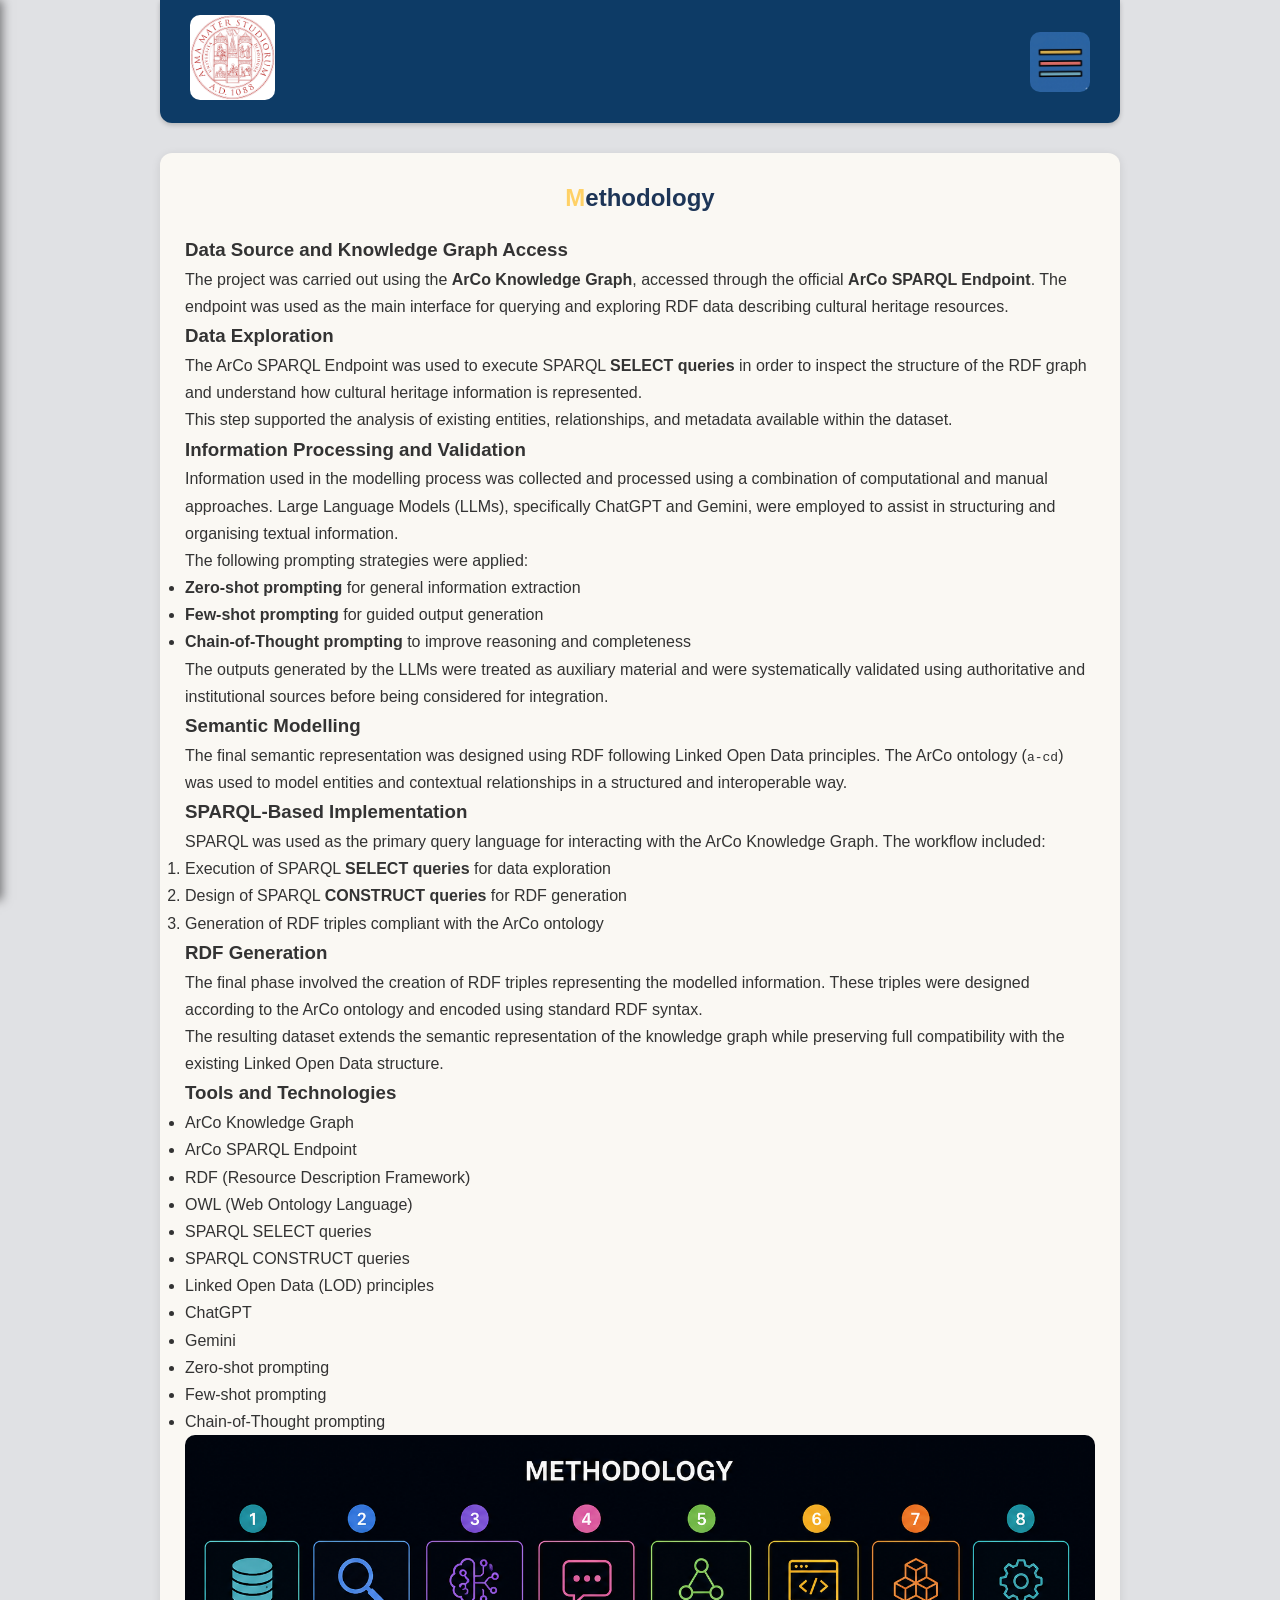
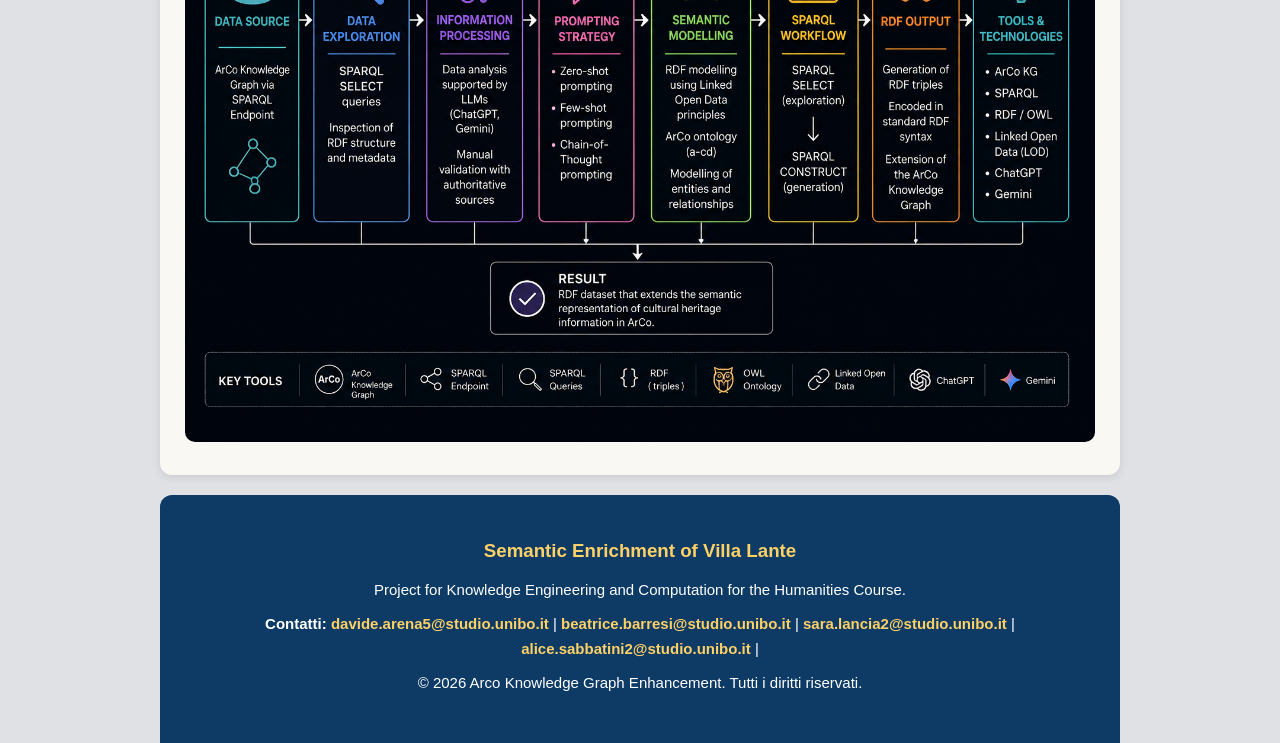
<file: methodology.html>
<!DOCTYPE html>
<html>
<head>
<title>Semantic Enrichment of Villa Lante</title>
<link rel="stylesheet" href="css/style.css">
    <script src="js/script.js" defer></script>
</head>

<body>

<header class="top-bar">
    <a href="index.html" class="logo-link">
        <img src="images/uniboicona.png" alt="Logo" class="logo">
    </a>
    <img src="images/iconamenu.jpg" alt="Menu" class="menu-icon" id="openMenuBtn">
</header>

<div id="sideMenu" class="side-menu">
    <a href="javascript:void(0)" class="close-btn" id="closeMenuBtn">&times;</a>
    <a href="index.html">Home</a>
    <a href="research.html">Research Question</a>
    <a href="methodology.html" class="active">Methodology</a>
    <a href="queries.html">SPARQL Queries</a>
    <a href="restoration.html">Prompt Restoration</a>
    <a href="historicalevents.html">Prompt Historical Events</a>
    <a href="people.html">Prompt Agents/Authors</a>
    <a href="RDFtriples.html">RDF Triples</a>
    <a href="challenges.html">Challenges</a>
    <a href="team.html">Team</a>
    <a href="example01.html">Arco Research</a>
</div>

<div class="container">










<section>

  <h2>Methodology</h2>

  <h3>Data Source and Knowledge Graph Access</h3>
  <p>
    The project was carried out using the <strong>ArCo Knowledge Graph</strong>, accessed through the official
    <strong>ArCo SPARQL Endpoint</strong>. The endpoint was used as the main interface for querying and exploring RDF data
    describing cultural heritage resources.
  </p>

  <h3>Data Exploration</h3>
  <p>
    The ArCo SPARQL Endpoint was used to execute SPARQL <strong>SELECT queries</strong> in order to inspect the structure
    of the RDF graph and understand how cultural heritage information is represented.
  </p>
  <p>
    This step supported the analysis of existing entities, relationships, and metadata available within the dataset.
  </p>

  <h3>Information Processing and Validation</h3>
  <p>
    Information used in the modelling process was collected and processed using a combination of computational and manual
    approaches. Large Language Models (LLMs), specifically ChatGPT and Gemini, were employed to assist in structuring and
    organising textual information.
  </p>

  <p>The following prompting strategies were applied:</p>
  <ul>
    <li><strong>Zero-shot prompting</strong> for general information extraction</li>
    <li><strong>Few-shot prompting</strong> for guided output generation</li>
    <li><strong>Chain-of-Thought prompting</strong> to improve reasoning and completeness</li>
  </ul>

  <p>
    The outputs generated by the LLMs were treated as auxiliary material and were systematically validated using
    authoritative and institutional sources before being considered for integration.
  </p>

  <h3>Semantic Modelling</h3>
  <p>
    The final semantic representation was designed using RDF following Linked Open Data principles. The ArCo ontology
    (<code>a-cd</code>) was used to model entities and contextual relationships in a structured and interoperable way.
  </p>

  <h3>SPARQL-Based Implementation</h3>
  <p>
    SPARQL was used as the primary query language for interacting with the ArCo Knowledge Graph. The workflow included:
  </p>

  <ol>
    <li>Execution of SPARQL <strong>SELECT queries</strong> for data exploration</li>
    <li>Design of SPARQL <strong>CONSTRUCT queries</strong> for RDF generation</li>
    <li>Generation of RDF triples compliant with the ArCo ontology</li>
  </ol>

  <h3>RDF Generation</h3>
  <p>
    The final phase involved the creation of RDF triples representing the modelled information. These triples were designed
    according to the ArCo ontology and encoded using standard RDF syntax.
  </p>

  <p>
    The resulting dataset extends the semantic representation of the knowledge graph while preserving full compatibility
    with the existing Linked Open Data structure.
  </p>

  <h3>Tools and Technologies</h3>
  <ul>
    <li>ArCo Knowledge Graph</li>
    <li>ArCo SPARQL Endpoint</li>
    <li>RDF (Resource Description Framework)</li>
    <li>OWL (Web Ontology Language)</li>
    <li>SPARQL SELECT queries</li>
    <li>SPARQL CONSTRUCT queries</li>
    <li>Linked Open Data (LOD) principles</li>
    <li>ChatGPT</li>
    <li>Gemini</li>
    <li>Zero-shot prompting</li>
    <li>Few-shot prompting</li>
    <li>Chain-of-Thought prompting</li>
  </ul>

<center>
<img src="images/tabella-methodology.png">
</center>

</section>



<footer>
    <div class="footer-content">
        <h3>Semantic Enrichment of Villa Lante</h3>
        <p>Project for Knowledge Engineering and Computation for the Humanities Course.</p>
        <p><strong>Contatti:</strong> <a href="mailto:info@tuamail.it">davide.arena5@studio.unibo.it</a> | <a href="mailto:info@tuamail.it">beatrice.barresi@studio.unibo.it</a> | <a href="mailto:info@tuamail.it">sara.lancia2@studio.unibo.it</a> | <a href="mailto:info@tuamail.it">alice.sabbatini2@studio.unibo.it</a> | </p>
        <p>&copy; 2026 Arco Knowledge Graph Enhancement. Tutti i diritti riservati.</p>
    </div>
</footer>

</body>
</html>
</file>
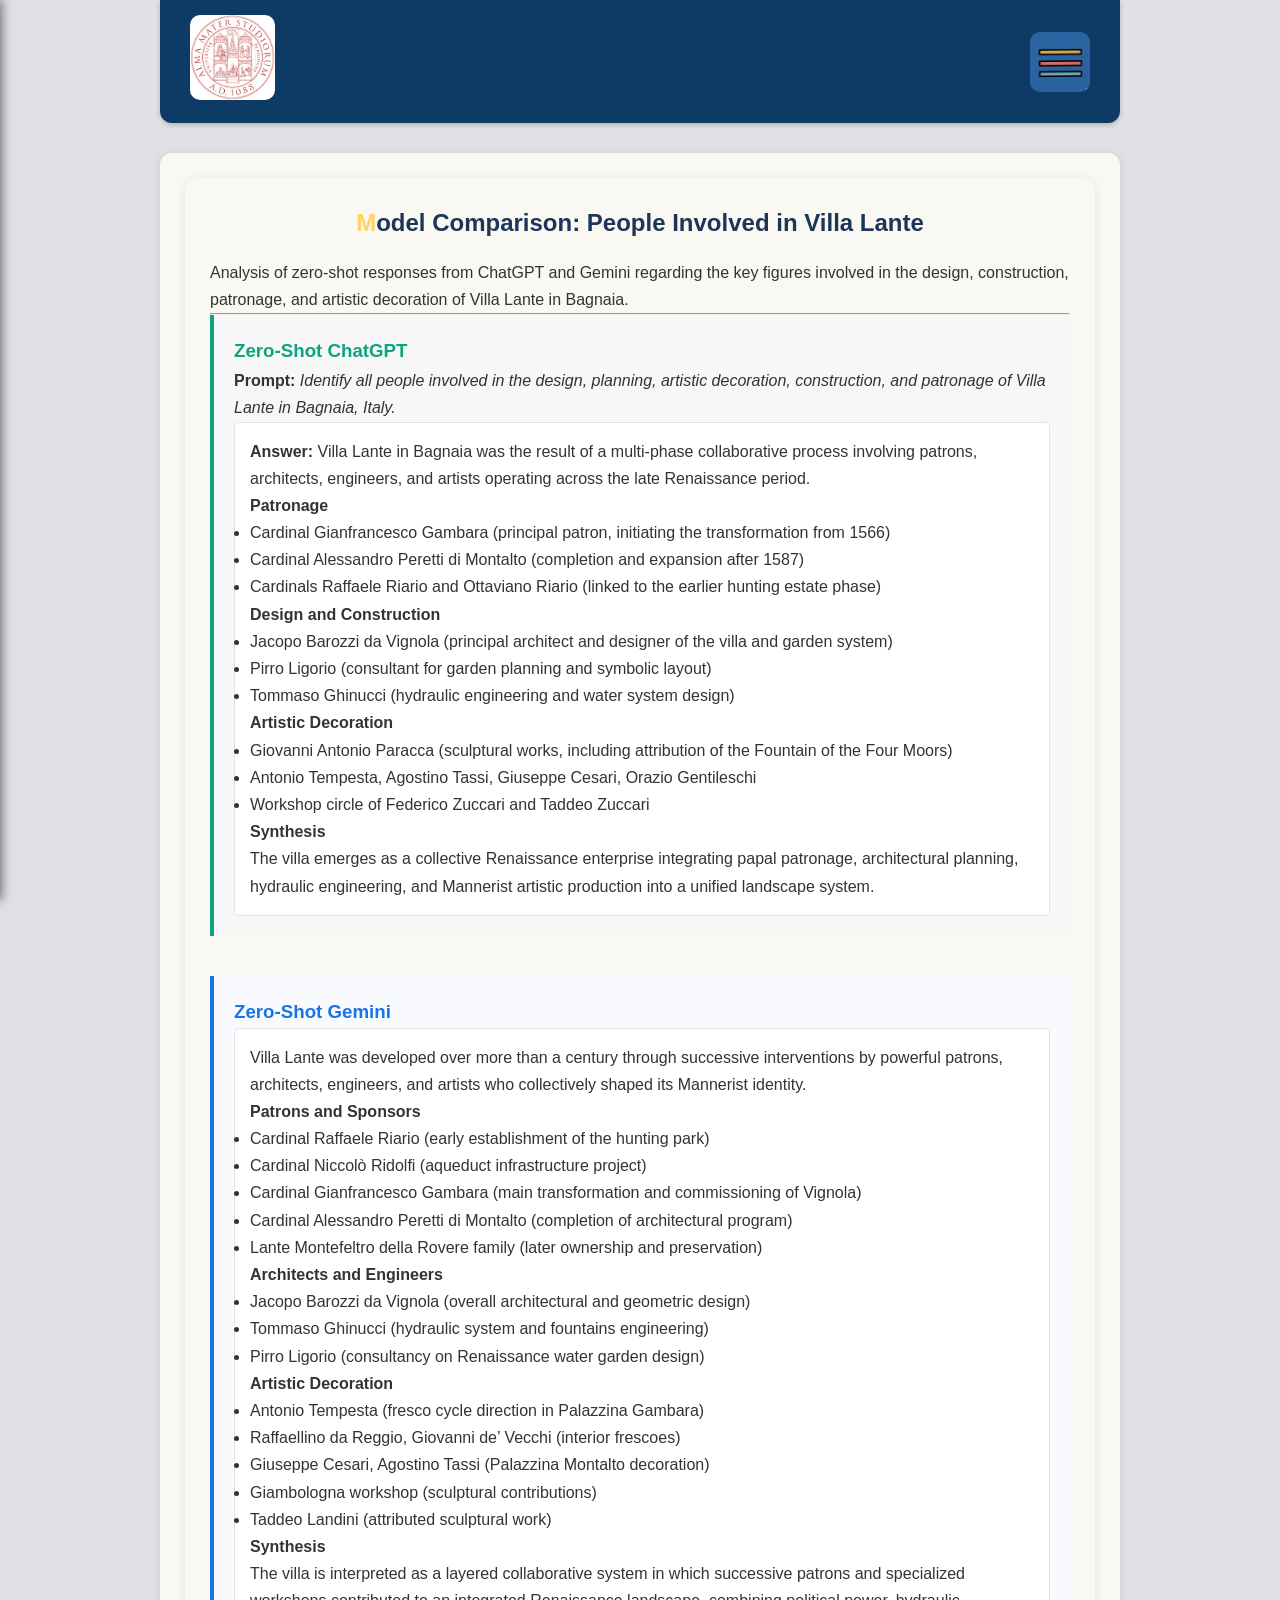
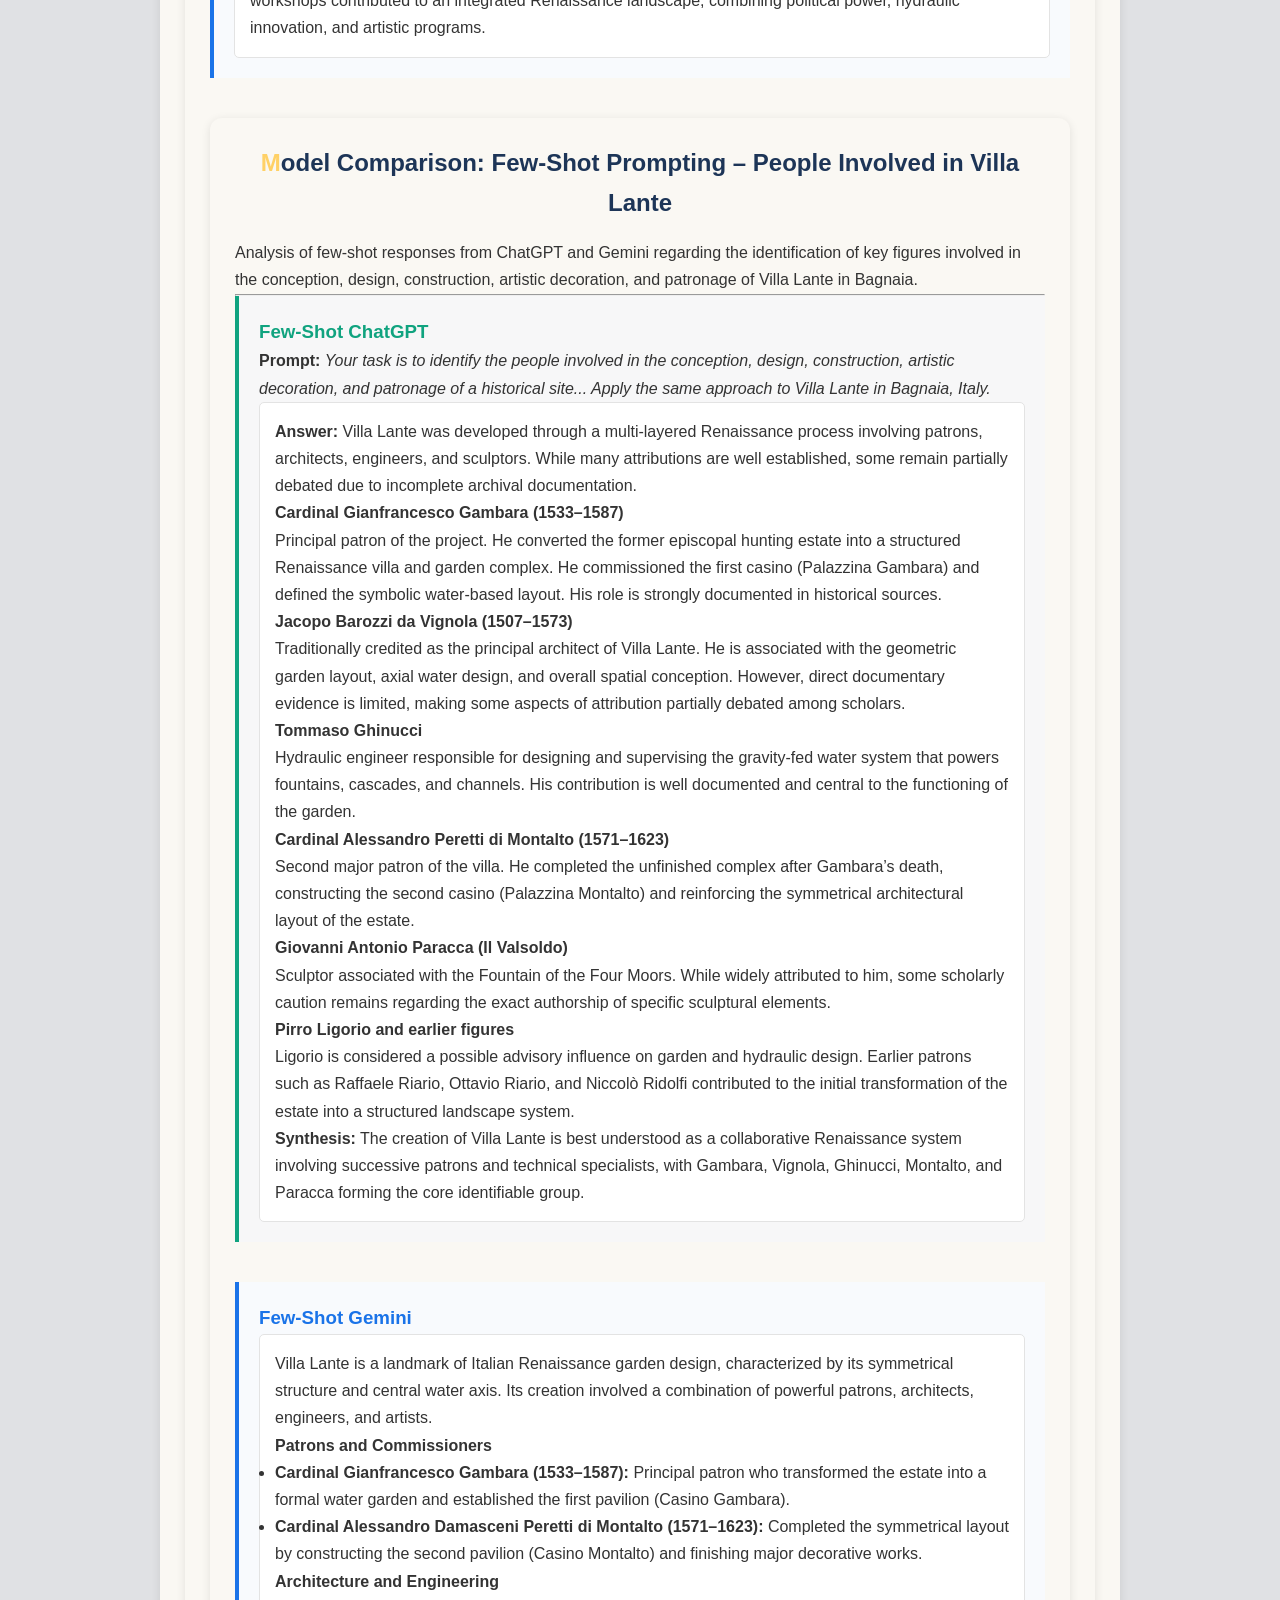
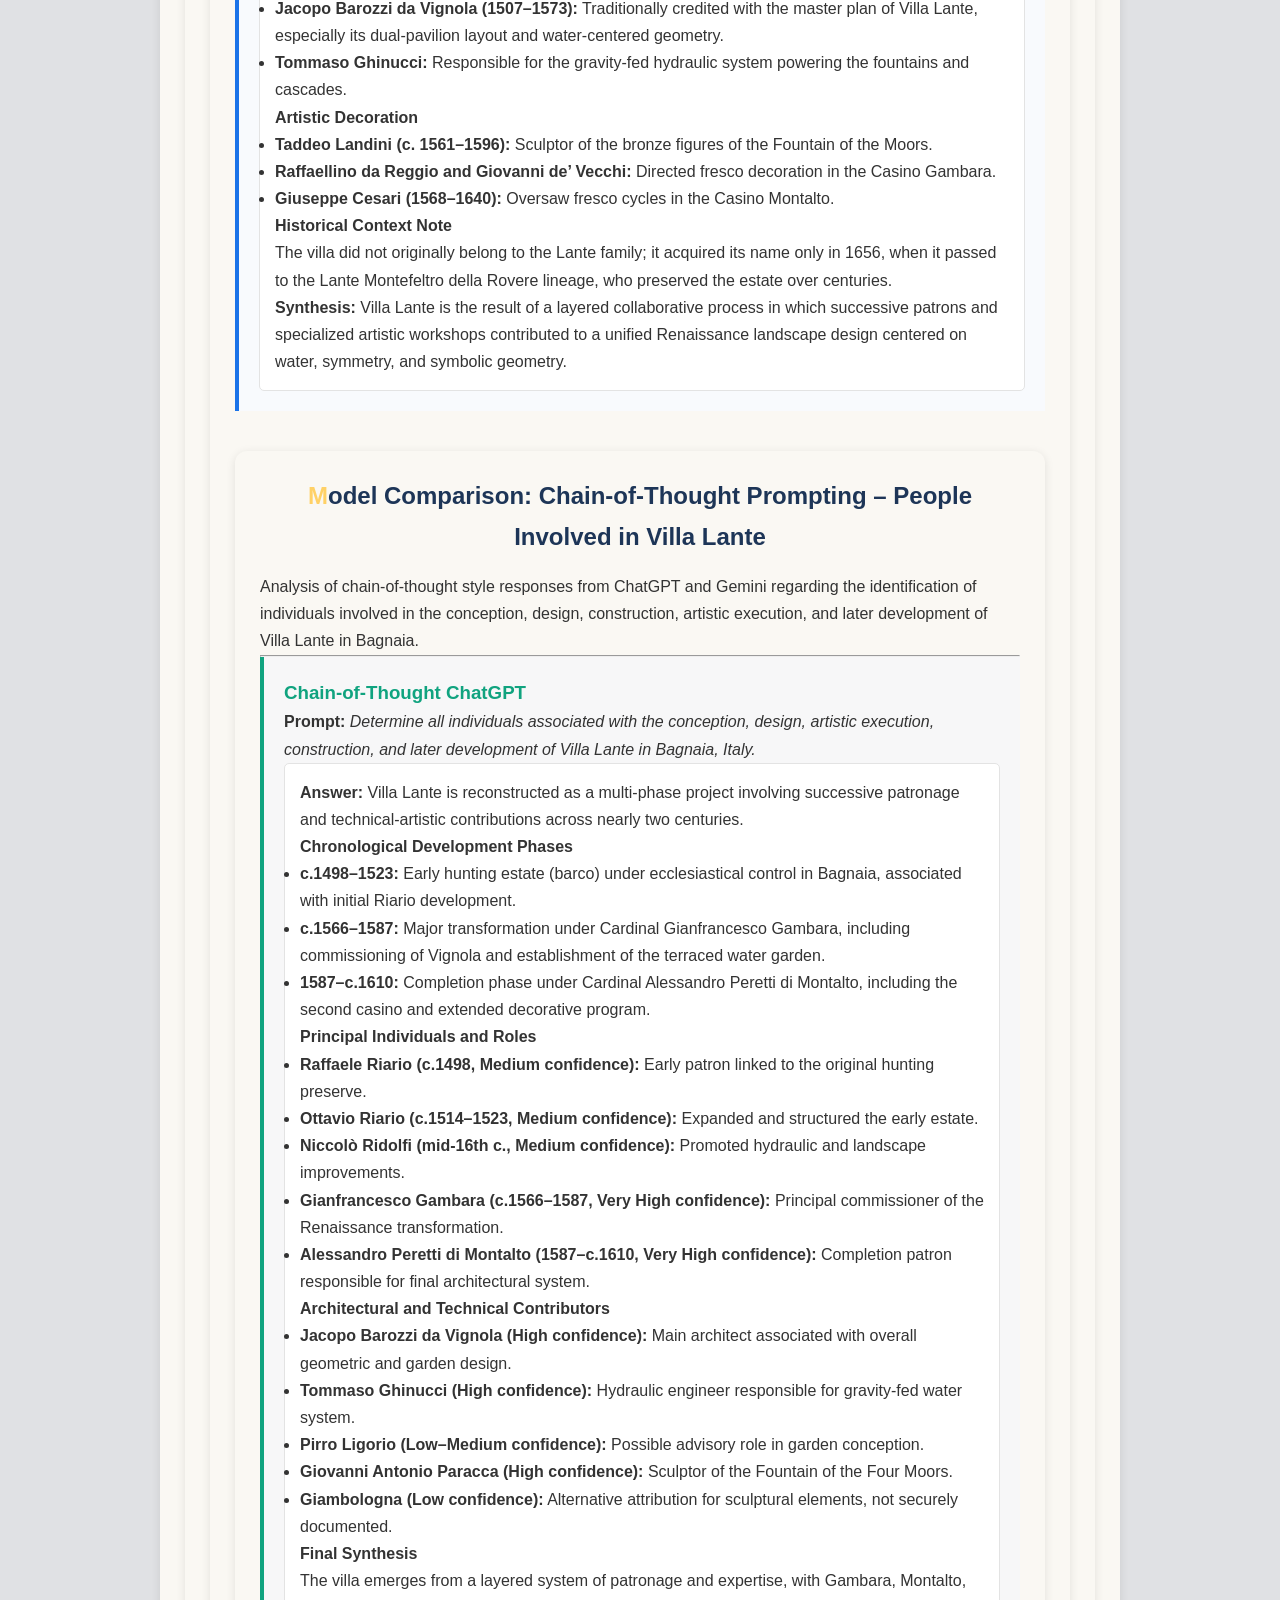
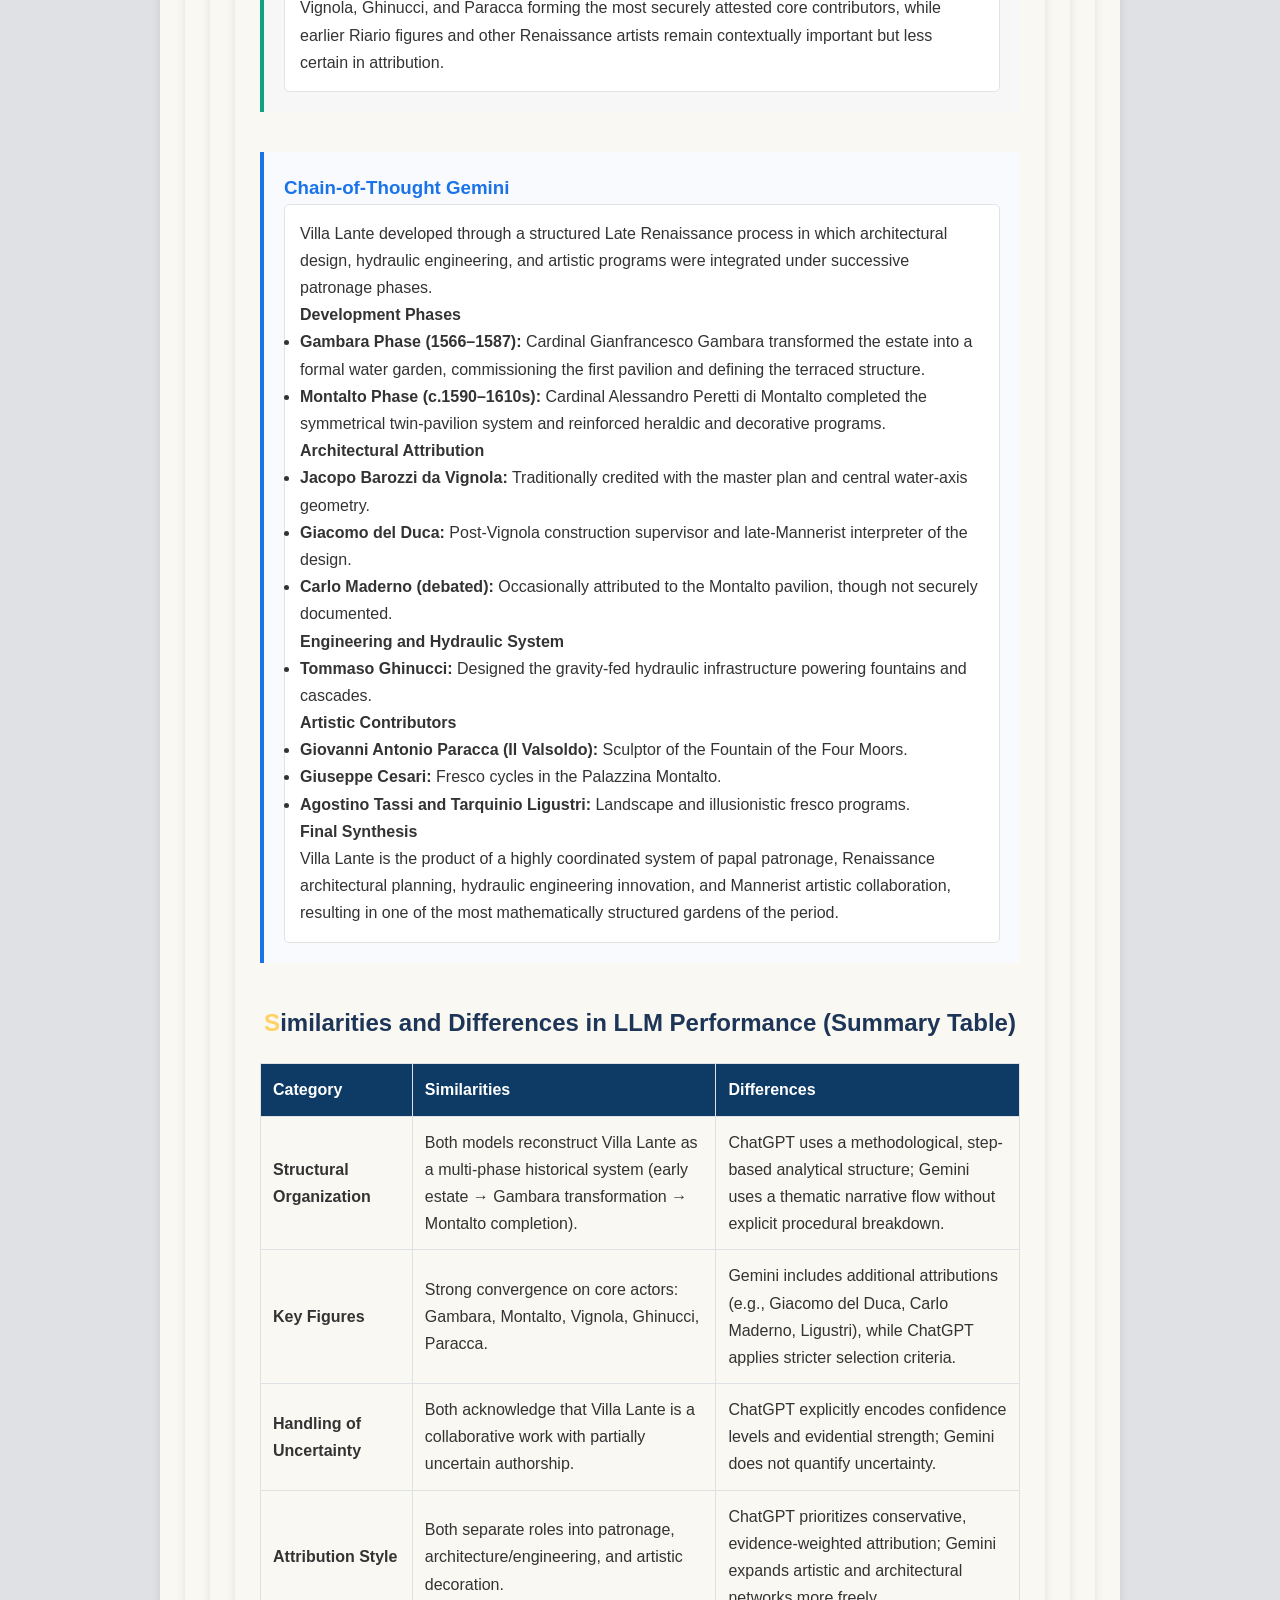
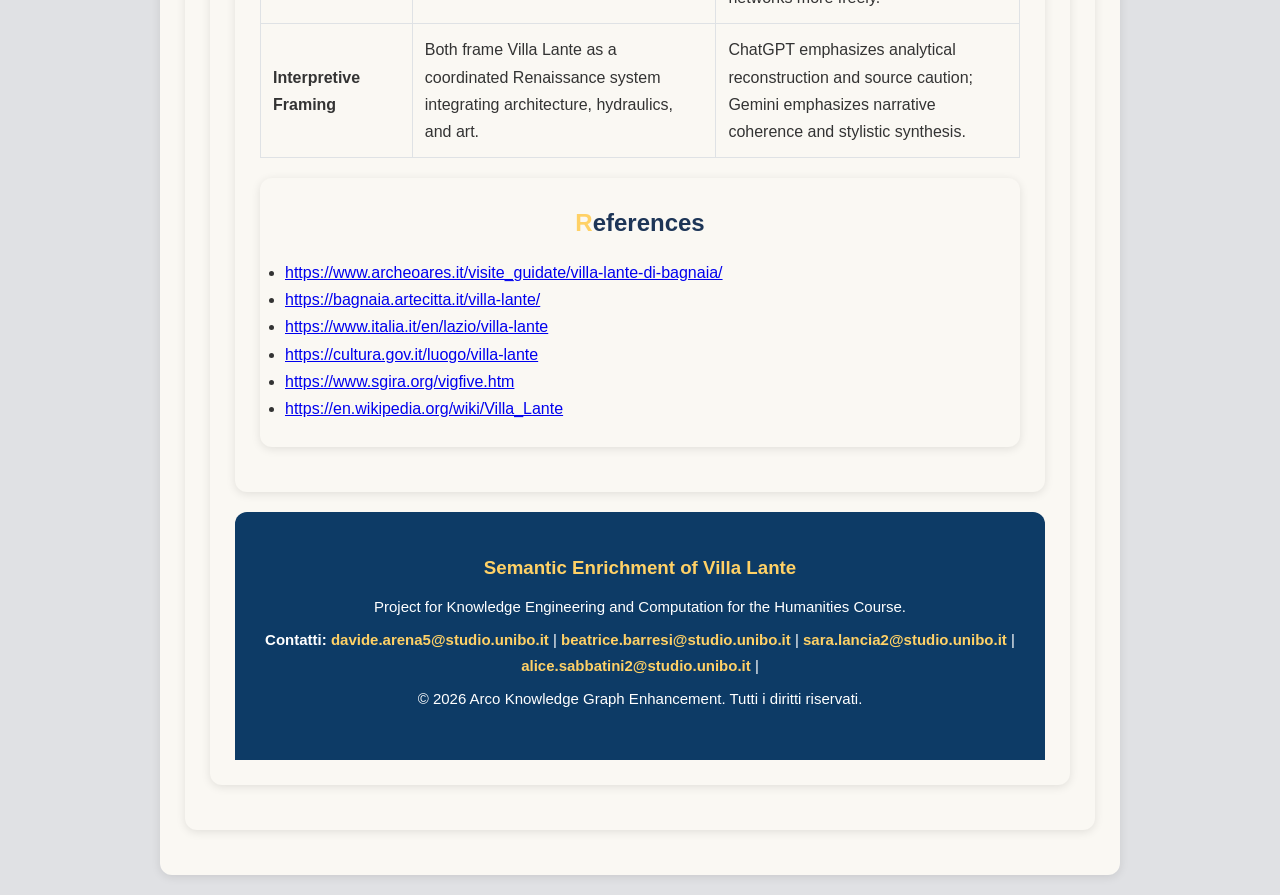
<file: people.html>
<!DOCTYPE html>
<html lang="en">
<head>
    <meta charset="UTF-8">
    <meta name="viewport" content="width=device-width, initial-scale=1.0">
    <title>Semantic Enrichment of Villa Lante</title>
    <link rel="stylesheet" href="css/style.css">
    <script src="js/script.js" defer></script>
</head>

<body>

<header class="top-bar">
    <a href="index.html" class="logo-link">
        <img src="images/uniboicona.png" alt="Logo" class="logo">
    </a>
    <img src="images/iconamenu.jpg" alt="Menu" class="menu-icon" id="openMenuBtn">
</header>

<div id="sideMenu" class="side-menu">
    <a href="javascript:void(0)" class="close-btn" id="closeMenuBtn">&times;</a>
    <a href="index.html">Home</a>
    <a href="research.html">Research Question</a>
    <a href="methodology.html">Methodology</a>
    <a href="queries.html">SPARQL Queries</a>
    <a href="restoration.html">Prompt Restoration</a>
    <a href="historicalevents.html">Prompt Historical Events</a>
    <a href="people.html" class="active">Prompt Agents/Authors</a>
    <a href="RDFtriples.html">RDF Triples</a>
    <a href="challenges.html">Challenges</a>
    <a href="team.html">Team</a>
    <a href="example01.html">Arco Research</a>
</div>

<div class="container">












<section>

<!-- START OF COMPONENT FOR PROMPT ENGINEERING SECTION -->

<section id="prompt-engineering-villa-lante">
    <h2>Model Comparison: People Involved in Villa Lante</h2>
    <p>Analysis of zero-shot responses from ChatGPT and Gemini regarding the key figures involved in the design, construction, patronage, and artistic decoration of Villa Lante in Bagnaia.</p>

    <hr>

    <div class="model-comparison-box" style="margin-bottom: 40px; padding: 20px; border-left: 4px solid #10a37f; background-color: #f7f7f8;">
        <h3 style="color: #10a37f; margin-top: 0;">Zero-Shot ChatGPT</h3>
        <p><strong>Prompt:</strong> <em>Identify all people involved in the design, planning, artistic decoration, construction, and patronage of Villa Lante in Bagnaia, Italy.</em></p>
        
        <div class="response-content" style="background: #ffffff; padding: 15px; border-radius: 5px; border: 1px solid #e3e3e3;">
            <p><strong>Answer:</strong> Villa Lante in Bagnaia was the result of a multi-phase collaborative process involving patrons, architects, engineers, and artists operating across the late Renaissance period.</p>
            
            <h4>Patronage</h4>
            <ul>
                <li>Cardinal Gianfrancesco Gambara (principal patron, initiating the transformation from 1566)</li>
                <li>Cardinal Alessandro Peretti di Montalto (completion and expansion after 1587)</li>
                <li>Cardinals Raffaele Riario and Ottaviano Riario (linked to the earlier hunting estate phase)</li>
            </ul>

            <h4>Design and Construction</h4>
            <ul>
                <li>Jacopo Barozzi da Vignola (principal architect and designer of the villa and garden system)</li>
                <li>Pirro Ligorio (consultant for garden planning and symbolic layout)</li>
                <li>Tommaso Ghinucci (hydraulic engineering and water system design)</li>
            </ul>

            <h4>Artistic Decoration</h4>
            <ul>
                <li>Giovanni Antonio Paracca (sculptural works, including attribution of the Fountain of the Four Moors)</li>
                <li>Antonio Tempesta, Agostino Tassi, Giuseppe Cesari, Orazio Gentileschi</li>
                <li>Workshop circle of Federico Zuccari and Taddeo Zuccari</li>
            </ul>

            <h4>Synthesis</h4>
            <p>The villa emerges as a collective Renaissance enterprise integrating papal patronage, architectural planning, hydraulic engineering, and Mannerist artistic production into a unified landscape system.</p>
        </div>
    </div>

    <div class="model-comparison-box" style="margin-bottom: 40px; padding: 20px; border-left: 4px solid #1a73e8; background-color: #f8fafd;">
        <h3 style="color: #1a73e8; margin-top: 0;">Zero-Shot Gemini</h3>
        
        <div class="response-content" style="background: #ffffff; padding: 15px; border-radius: 5px; border: 1px solid #e3e3e3;">
            <p>Villa Lante was developed over more than a century through successive interventions by powerful patrons, architects, engineers, and artists who collectively shaped its Mannerist identity.</p>

            <h4>Patrons and Sponsors</h4>
            <ul>
                <li>Cardinal Raffaele Riario (early establishment of the hunting park)</li>
                <li>Cardinal Niccolò Ridolfi (aqueduct infrastructure project)</li>
                <li>Cardinal Gianfrancesco Gambara (main transformation and commissioning of Vignola)</li>
                <li>Cardinal Alessandro Peretti di Montalto (completion of architectural program)</li>
                <li>Lante Montefeltro della Rovere family (later ownership and preservation)</li>
            </ul>

            <h4>Architects and Engineers</h4>
            <ul>
                <li>Jacopo Barozzi da Vignola (overall architectural and geometric design)</li>
                <li>Tommaso Ghinucci (hydraulic system and fountains engineering)</li>
                <li>Pirro Ligorio (consultancy on Renaissance water garden design)</li>
            </ul>

            <h4>Artistic Decoration</h4>
            <ul>
                <li>Antonio Tempesta (fresco cycle direction in Palazzina Gambara)</li>
                <li>Raffaellino da Reggio, Giovanni de’ Vecchi (interior frescoes)</li>
                <li>Giuseppe Cesari, Agostino Tassi (Palazzina Montalto decoration)</li>
                <li>Giambologna workshop (sculptural contributions)</li>
                <li>Taddeo Landini (attributed sculptural work)</li>
            </ul>

            <h4>Synthesis</h4>
            <p>The villa is interpreted as a layered collaborative system in which successive patrons and specialized workshops contributed to an integrated Renaissance landscape, combining political power, hydraulic innovation, and artistic programs.</p>
        </div>
    </div>
<!-- START OF COMPONENT FOR PROMPT ENGINEERING SECTION -->

<section id="prompt-engineering-villa-lante-fewshot">
    <h2>Model Comparison: Few-Shot Prompting – People Involved in Villa Lante</h2>
    <p>Analysis of few-shot responses from ChatGPT and Gemini regarding the identification of key figures involved in the conception, design, construction, artistic decoration, and patronage of Villa Lante in Bagnaia.</p>

    <hr>

    <div class="model-comparison-box" style="margin-bottom: 40px; padding: 20px; border-left: 4px solid #10a37f; background-color: #f7f7f8;">
        <h3 style="color: #10a37f; margin-top: 0;">Few-Shot ChatGPT</h3>
        <p><strong>Prompt:</strong> <em>Your task is to identify the people involved in the conception, design, construction, artistic decoration, and patronage of a historical site... Apply the same approach to Villa Lante in Bagnaia, Italy.</em></p>
        
        <div class="response-content" style="background: #ffffff; padding: 15px; border-radius: 5px; border: 1px solid #e3e3e3;">
            <p><strong>Answer:</strong> Villa Lante was developed through a multi-layered Renaissance process involving patrons, architects, engineers, and sculptors. While many attributions are well established, some remain partially debated due to incomplete archival documentation.</p>

            <h4>Cardinal Gianfrancesco Gambara (1533–1587)</h4>
            <p>Principal patron of the project. He converted the former episcopal hunting estate into a structured Renaissance villa and garden complex. He commissioned the first casino (Palazzina Gambara) and defined the symbolic water-based layout. His role is strongly documented in historical sources.</p>

            <h4>Jacopo Barozzi da Vignola (1507–1573)</h4>
            <p>Traditionally credited as the principal architect of Villa Lante. He is associated with the geometric garden layout, axial water design, and overall spatial conception. However, direct documentary evidence is limited, making some aspects of attribution partially debated among scholars.</p>

            <h4>Tommaso Ghinucci</h4>
            <p>Hydraulic engineer responsible for designing and supervising the gravity-fed water system that powers fountains, cascades, and channels. His contribution is well documented and central to the functioning of the garden.</p>

            <h4>Cardinal Alessandro Peretti di Montalto (1571–1623)</h4>
            <p>Second major patron of the villa. He completed the unfinished complex after Gambara’s death, constructing the second casino (Palazzina Montalto) and reinforcing the symmetrical architectural layout of the estate.</p>

            <h4>Giovanni Antonio Paracca (Il Valsoldo)</h4>
            <p>Sculptor associated with the Fountain of the Four Moors. While widely attributed to him, some scholarly caution remains regarding the exact authorship of specific sculptural elements.</p>

            <h4>Pirro Ligorio and earlier figures</h4>
            <p>Ligorio is considered a possible advisory influence on garden and hydraulic design. Earlier patrons such as Raffaele Riario, Ottavio Riario, and Niccolò Ridolfi contributed to the initial transformation of the estate into a structured landscape system.</p>

            <p><strong>Synthesis:</strong> The creation of Villa Lante is best understood as a collaborative Renaissance system involving successive patrons and technical specialists, with Gambara, Vignola, Ghinucci, Montalto, and Paracca forming the core identifiable group.</p>
        </div>
    </div>

    <div class="model-comparison-box" style="margin-bottom: 40px; padding: 20px; border-left: 4px solid #1a73e8; background-color: #f8fafd;">
        <h3 style="color: #1a73e8; margin-top: 0;">Few-Shot Gemini</h3>
        
        <div class="response-content" style="background: #ffffff; padding: 15px; border-radius: 5px; border: 1px solid #e3e3e3;">
            <p>Villa Lante is a landmark of Italian Renaissance garden design, characterized by its symmetrical structure and central water axis. Its creation involved a combination of powerful patrons, architects, engineers, and artists.</p>

            <h4>Patrons and Commissioners</h4>
            <ul>
                <li><strong>Cardinal Gianfrancesco Gambara (1533–1587):</strong> Principal patron who transformed the estate into a formal water garden and established the first pavilion (Casino Gambara).</li>
                <li><strong>Cardinal Alessandro Damasceni Peretti di Montalto (1571–1623):</strong> Completed the symmetrical layout by constructing the second pavilion (Casino Montalto) and finishing major decorative works.</li>
            </ul>

            <h4>Architecture and Engineering</h4>
            <ul>
                <li><strong>Jacopo Barozzi da Vignola (1507–1573):</strong> Traditionally credited with the master plan of Villa Lante, especially its dual-pavilion layout and water-centered geometry.</li>
                <li><strong>Tommaso Ghinucci:</strong> Responsible for the gravity-fed hydraulic system powering the fountains and cascades.</li>
            </ul>

            <h4>Artistic Decoration</h4>
            <ul>
                <li><strong>Taddeo Landini (c. 1561–1596):</strong> Sculptor of the bronze figures of the Fountain of the Moors.</li>
                <li><strong>Raffaellino da Reggio and Giovanni de’ Vecchi:</strong> Directed fresco decoration in the Casino Gambara.</li>
                <li><strong>Giuseppe Cesari (1568–1640):</strong> Oversaw fresco cycles in the Casino Montalto.</li>
            </ul>

            <h4>Historical Context Note</h4>
            <p>The villa did not originally belong to the Lante family; it acquired its name only in 1656, when it passed to the Lante Montefeltro della Rovere lineage, who preserved the estate over centuries.</p>

            <p><strong>Synthesis:</strong> Villa Lante is the result of a layered collaborative process in which successive patrons and specialized artistic workshops contributed to a unified Renaissance landscape design centered on water, symmetry, and symbolic geometry.</p>
        </div>
    </div>

<!-- START OF COMPONENT FOR PROMPT ENGINEERING SECTION -->

<section id="prompt-engineering-villa-lante-cot">
    <h2>Model Comparison: Chain-of-Thought Prompting – People Involved in Villa Lante</h2>
    <p>Analysis of chain-of-thought style responses from ChatGPT and Gemini regarding the identification of individuals involved in the conception, design, construction, artistic execution, and later development of Villa Lante in Bagnaia.</p>

    <hr>

    <div class="model-comparison-box" style="margin-bottom: 40px; padding: 20px; border-left: 4px solid #10a37f; background-color: #f7f7f8;">
        <h3 style="color: #10a37f; margin-top: 0;">Chain-of-Thought ChatGPT</h3>
        <p><strong>Prompt:</strong> <em>Determine all individuals associated with the conception, design, artistic execution, construction, and later development of Villa Lante in Bagnaia, Italy.</em></p>

        <div class="response-content" style="background: #ffffff; padding: 15px; border-radius: 5px; border: 1px solid #e3e3e3;">
            <p><strong>Answer:</strong> Villa Lante is reconstructed as a multi-phase project involving successive patronage and technical-artistic contributions across nearly two centuries.</p>

            <h4>Chronological Development Phases</h4>
            <ul>
                <li><strong>c.1498–1523:</strong> Early hunting estate (barco) under ecclesiastical control in Bagnaia, associated with initial Riario development.</li>
                <li><strong>c.1566–1587:</strong> Major transformation under Cardinal Gianfrancesco Gambara, including commissioning of Vignola and establishment of the terraced water garden.</li>
                <li><strong>1587–c.1610:</strong> Completion phase under Cardinal Alessandro Peretti di Montalto, including the second casino and extended decorative program.</li>
            </ul>

            <h4>Principal Individuals and Roles</h4>
            <ul>
                <li><strong>Raffaele Riario (c.1498, Medium confidence):</strong> Early patron linked to the original hunting preserve.</li>
                <li><strong>Ottavio Riario (c.1514–1523, Medium confidence):</strong> Expanded and structured the early estate.</li>
                <li><strong>Niccolò Ridolfi (mid-16th c., Medium confidence):</strong> Promoted hydraulic and landscape improvements.</li>
                <li><strong>Gianfrancesco Gambara (c.1566–1587, Very High confidence):</strong> Principal commissioner of the Renaissance transformation.</li>
                <li><strong>Alessandro Peretti di Montalto (1587–c.1610, Very High confidence):</strong> Completion patron responsible for final architectural system.</li>
            </ul>

            <h4>Architectural and Technical Contributors</h4>
            <ul>
                <li><strong>Jacopo Barozzi da Vignola (High confidence):</strong> Main architect associated with overall geometric and garden design.</li>
                <li><strong>Tommaso Ghinucci (High confidence):</strong> Hydraulic engineer responsible for gravity-fed water system.</li>
                <li><strong>Pirro Ligorio (Low–Medium confidence):</strong> Possible advisory role in garden conception.</li>
                <li><strong>Giovanni Antonio Paracca (High confidence):</strong> Sculptor of the Fountain of the Four Moors.</li>
                <li><strong>Giambologna (Low confidence):</strong> Alternative attribution for sculptural elements, not securely documented.</li>
            </ul>

            <h4>Final Synthesis</h4>
            <p>The villa emerges from a layered system of patronage and expertise, with Gambara, Montalto, Vignola, Ghinucci, and Paracca forming the most securely attested core contributors, while earlier Riario figures and other Renaissance artists remain contextually important but less certain in attribution.</p>
        </div>
    </div>

    <div class="model-comparison-box" style="margin-bottom: 40px; padding: 20px; border-left: 4px solid #1a73e8; background-color: #f8fafd;">
        <h3 style="color: #1a73e8; margin-top: 0;">Chain-of-Thought Gemini</h3>

        <div class="response-content" style="background: #ffffff; padding: 15px; border-radius: 5px; border: 1px solid #e3e3e3;">
            <p>Villa Lante developed through a structured Late Renaissance process in which architectural design, hydraulic engineering, and artistic programs were integrated under successive patronage phases.</p>

            <h4>Development Phases</h4>
            <ul>
                <li><strong>Gambara Phase (1566–1587):</strong> Cardinal Gianfrancesco Gambara transformed the estate into a formal water garden, commissioning the first pavilion and defining the terraced structure.</li>
                <li><strong>Montalto Phase (c.1590–1610s):</strong> Cardinal Alessandro Peretti di Montalto completed the symmetrical twin-pavilion system and reinforced heraldic and decorative programs.</li>
            </ul>

            <h4>Architectural Attribution</h4>
            <ul>
                <li><strong>Jacopo Barozzi da Vignola:</strong> Traditionally credited with the master plan and central water-axis geometry.</li>
                <li><strong>Giacomo del Duca:</strong> Post-Vignola construction supervisor and late-Mannerist interpreter of the design.</li>
                <li><strong>Carlo Maderno (debated):</strong> Occasionally attributed to the Montalto pavilion, though not securely documented.</li>
            </ul>

            <h4>Engineering and Hydraulic System</h4>
            <ul>
                <li><strong>Tommaso Ghinucci:</strong> Designed the gravity-fed hydraulic infrastructure powering fountains and cascades.</li>
            </ul>

            <h4>Artistic Contributors</h4>
            <ul>
                <li><strong>Giovanni Antonio Paracca (Il Valsoldo):</strong> Sculptor of the Fountain of the Four Moors.</li>
                <li><strong>Giuseppe Cesari:</strong> Fresco cycles in the Palazzina Montalto.</li>
                <li><strong>Agostino Tassi and Tarquinio Ligustri:</strong> Landscape and illusionistic fresco programs.</li>
            </ul>

            <h4>Final Synthesis</h4>
            <p>Villa Lante is the product of a highly coordinated system of papal patronage, Renaissance architectural planning, hydraulic engineering innovation, and Mannerist artistic collaboration, resulting in one of the most mathematically structured gardens of the period.</p>
        </div>
    </div>
<!-- SIMILARITIES AND DIFFERENCES TABLE -->

<h2>Similarities and Differences in LLM Performance (Summary Table)</h2>

<table style="width: 100%; border-collapse: collapse; margin: 20px 0;">
    <thead>
        <tr style="background-color: #f6f8fa;">
            <th style="padding: 12px; border: 1px solid #dfe2e5; text-align: left; width: 20%;">Category</th>
            <th style="padding: 12px; border: 1px solid #dfe2e5; text-align: left; width: 40%;">Similarities</th>
            <th style="padding: 12px; border: 1px solid #dfe2e5; text-align: left; width: 40%;">Differences</th>
        </tr>
    </thead>
    <tbody>
        <tr>
            <td style="padding: 12px; border: 1px solid #dfe2e5;"><strong>Structural Organization</strong></td>
            <td style="padding: 12px; border: 1px solid #dfe2e5;">
                Both models reconstruct Villa Lante as a multi-phase historical system (early estate → Gambara transformation → Montalto completion).
            </td>
            <td style="padding: 12px; border: 1px solid #dfe2e5;">
                ChatGPT uses a methodological, step-based analytical structure; Gemini uses a thematic narrative flow without explicit procedural breakdown.
            </td>
        </tr>

        <tr>
            <td style="padding: 12px; border: 1px solid #dfe2e5;"><strong>Key Figures</strong></td>
            <td style="padding: 12px; border: 1px solid #dfe2e5;">
                Strong convergence on core actors: Gambara, Montalto, Vignola, Ghinucci, Paracca.
            </td>
            <td style="padding: 12px; border: 1px solid #dfe2e5;">
                Gemini includes additional attributions (e.g., Giacomo del Duca, Carlo Maderno, Ligustri), while ChatGPT applies stricter selection criteria.
            </td>
        </tr>

        <tr>
            <td style="padding: 12px; border: 1px solid #dfe2e5;"><strong>Handling of Uncertainty</strong></td>
            <td style="padding: 12px; border: 1px solid #dfe2e5;">
                Both acknowledge that Villa Lante is a collaborative work with partially uncertain authorship.
            </td>
            <td style="padding: 12px; border: 1px solid #dfe2e5;">
                ChatGPT explicitly encodes confidence levels and evidential strength; Gemini does not quantify uncertainty.
            </td>
        </tr>

        <tr>
            <td style="padding: 12px; border: 1px solid #dfe2e5;"><strong>Attribution Style</strong></td>
            <td style="padding: 12px; border: 1px solid #dfe2e5;">
                Both separate roles into patronage, architecture/engineering, and artistic decoration.
            </td>
            <td style="padding: 12px; border: 1px solid #dfe2e5;">
                ChatGPT prioritizes conservative, evidence-weighted attribution; Gemini expands artistic and architectural networks more freely.
            </td>
        </tr>

        <tr>
            <td style="padding: 12px; border: 1px solid #dfe2e5;"><strong>Interpretive Framing</strong></td>
            <td style="padding: 12px; border: 1px solid #dfe2e5;">
                Both frame Villa Lante as a coordinated Renaissance system integrating architecture, hydraulics, and art.
            </td>
            <td style="padding: 12px; border: 1px solid #dfe2e5;">
                ChatGPT emphasizes analytical reconstruction and source caution; Gemini emphasizes narrative coherence and stylistic synthesis.
            </td>
        </tr>
    </tbody>
</table>

<!-- END TABLE -->

<!-- REFERENCES SECTION -->

<section id="references-villa-lante">
    <h2>References</h2>

    <ul>
        <li><a href="https://www.archeoares.it/visite_guidate/villa-lante-di-bagnaia/" target="_blank">https://www.archeoares.it/visite_guidate/villa-lante-di-bagnaia/</a></li>
        <li><a href="https://bagnaia.artecitta.it/villa-lante/" target="_blank">https://bagnaia.artecitta.it/villa-lante/</a></li>
        <li><a href="https://www.italia.it/en/lazio/villa-lante" target="_blank">https://www.italia.it/en/lazio/villa-lante</a></li>
        <li><a href="https://cultura.gov.it/luogo/villa-lante" target="_blank">https://cultura.gov.it/luogo/villa-lante</a></li>
        <li><a href="https://www.sgira.org/vigfive.htm" target="_blank">https://www.sgira.org/vigfive.htm</a></li>
        <li><a href="https://en.wikipedia.org/wiki/Villa_Lante" target="_blank">https://en.wikipedia.org/wiki/Villa_Lante</a></li>
    </ul>
</section>

<!-- END REFERENCES SECTION -->

<!-- END OF COMPONENT -->


</section>



<footer>
    <div class="footer-content">
        <h3>Semantic Enrichment of Villa Lante</h3>
        <p>Project for Knowledge Engineering and Computation for the Humanities Course.</p>
        <p><strong>Contatti:</strong> <a href="mailto:info@tuamail.it">davide.arena5@studio.unibo.it</a> | <a href="mailto:info@tuamail.it">beatrice.barresi@studio.unibo.it</a> | <a href="mailto:info@tuamail.it">sara.lancia2@studio.unibo.it</a> | <a href="mailto:info@tuamail.it">alice.sabbatini2@studio.unibo.it</a> | </p>
        <p>&copy; 2026 Arco Knowledge Graph Enhancement. Tutti i diritti riservati.</p>
    </div>
</footer>


</body>
</html>
</file>
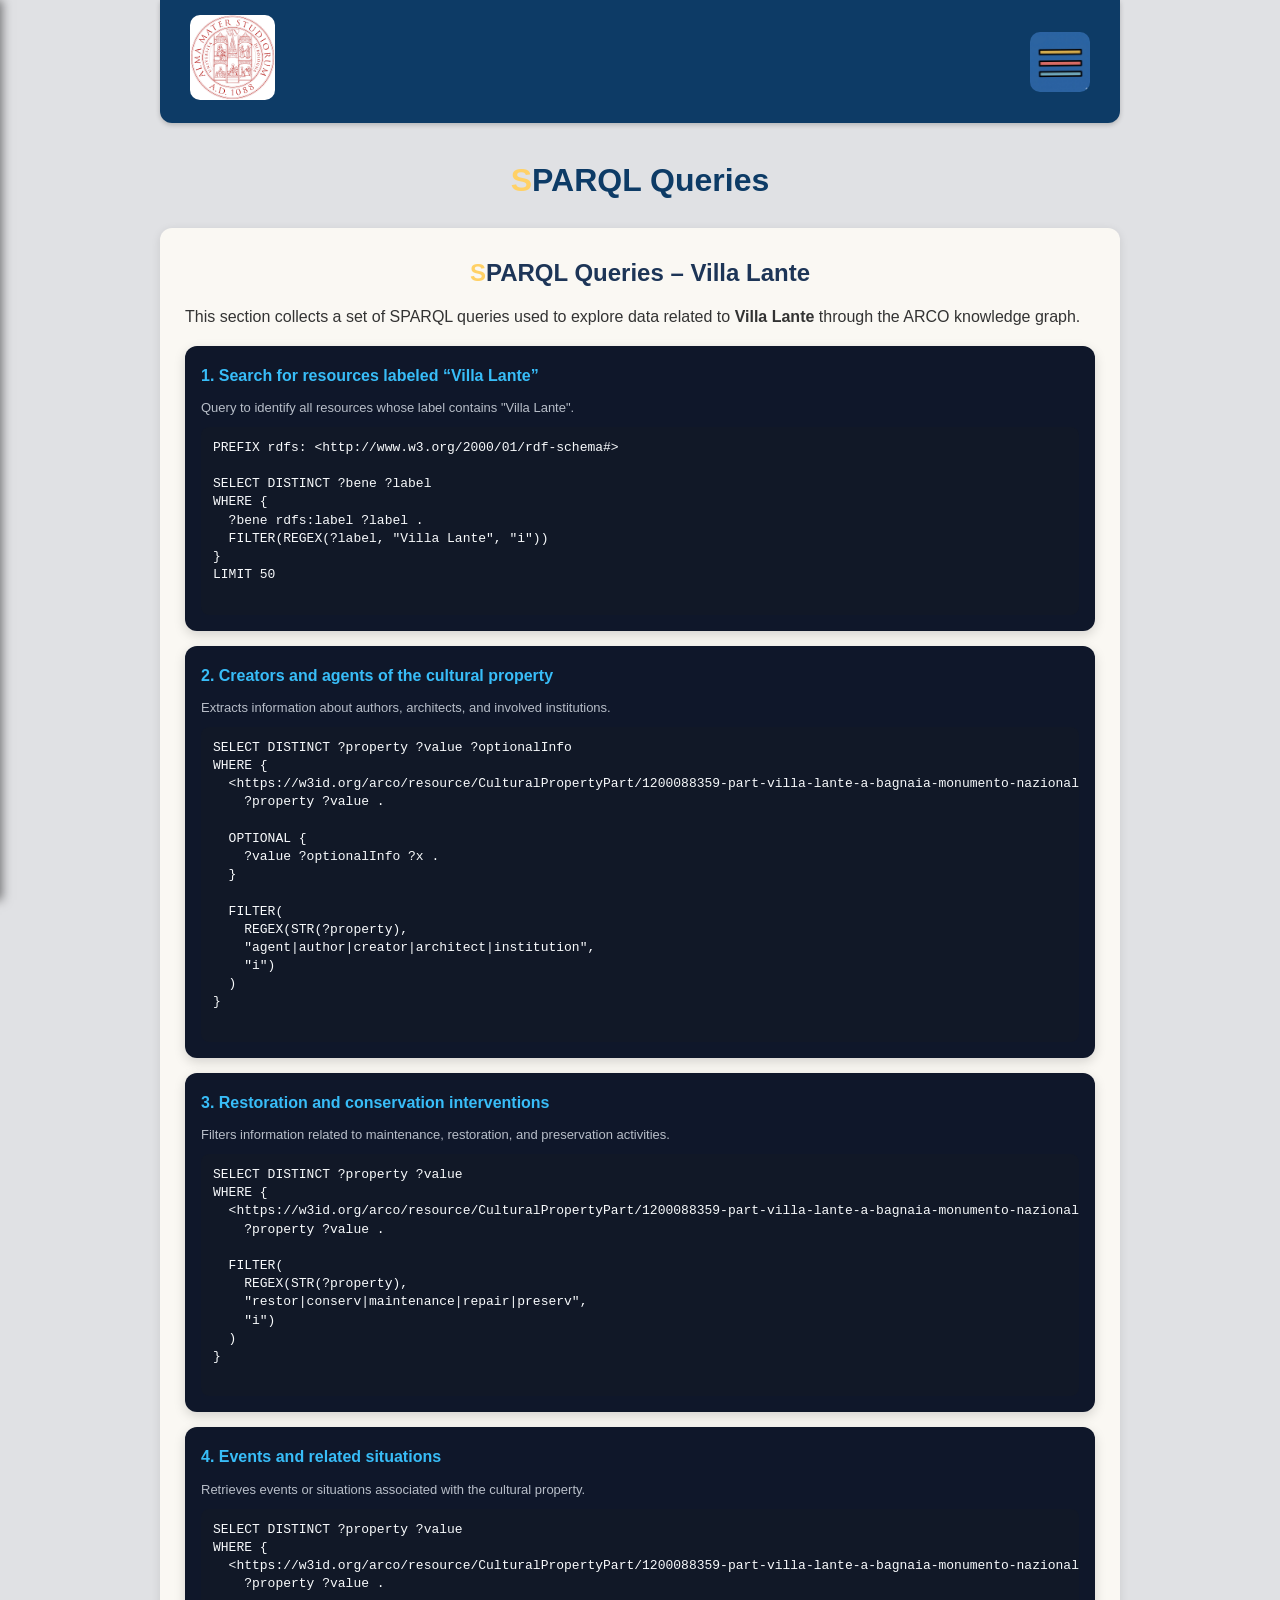
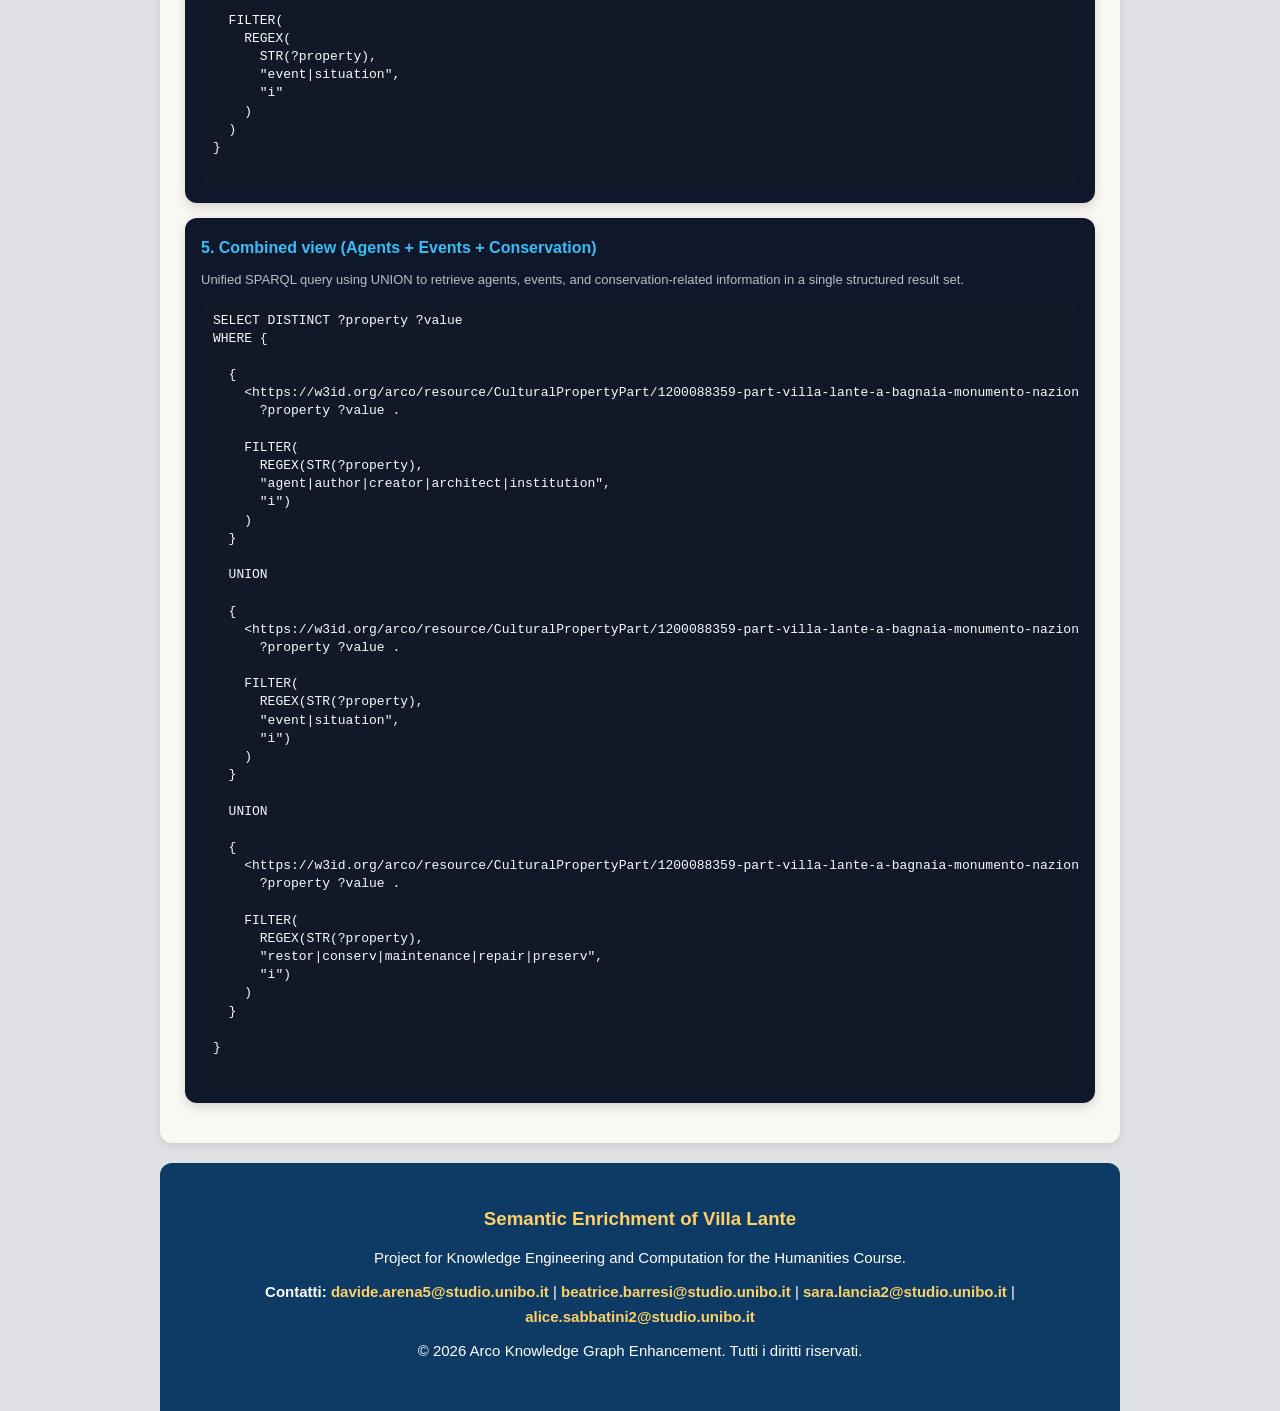
<file: queries.html>
<!DOCTYPE html>
<html lang="en">
<head>
    <meta charset="UTF-8">
    <meta name="viewport" content="width=device-width, initial-scale=1.0">
    <title>Semantic Enrichment of Villa Lante </title>
    <link rel="stylesheet" href="css/style.css">
    <script src="js/script.js" defer></script>
</head>
<body>

    <header class="top-bar">
        <a href="index.html" class="logo-link">
            <img src="images/uniboicona.png" alt="Logo" class="logo">
        </a>
        <img src="images/iconamenu.jpg" alt="Menu" class="menu-icon" id="openMenuBtn">
    </header>

    <nav id="sideMenu" class="side-menu">
        <a href="javascript:void(0)" class="close-btn" id="closeMenuBtn">&times;</a>
        <a href="../index.html">Home</a>
        <a href="research.html">Research Question</a>
        <a href="methodology.html">Methodology</a>
        <a href="queries.html"class="active">SPARQL Queries</a>
        <a href="restoration.html">Prompt Restoration</a>
        <a href="historicalevents.html">Prompt Historical Events</a>
        <a href="people.html">Prompt Agents/Authors</a>
        <a href="RDFtriples.html">RDF Triples</a>
        <a href="challenges.html">Challenges</a>
        <a href="team.html">Team</a>
        <a href="example01.html">Arco Research</a>
    </nav>

    <main class="container">

<h1>SPARQL Queries</h1>
<section id="sparql-villa-lante">
  <h2>SPARQL Queries – Villa Lante</h2>
  <p>
    This section collects a set of SPARQL queries used to explore data related to
    <strong>Villa Lante</strong> 
    through the ARCO knowledge graph.
  </p>

  <style>
    #sparql-villa-lante {
      font-family: Arial, sans-serif;
      margin: 20px 0;
    }

    #sparql-villa-lante h2 {
      margin-bottom: 10px;
    }

    .query-card {
      background: #0f172a;
      color: #e2e8f0;
      padding: 16px;
      margin: 15px 0;
      border-radius: 12px;
      box-shadow: 0 4px 12px rgba(0,0,0,0.15);
    }

    .query-title {
      font-weight: bold;
      margin-bottom: 8px;
      color: #38bdf8;
    }

    pre {
      background: #111827;
      padding: 12px;
      border-radius: 8px;
      overflow-x: auto;
      font-size: 13px;
      line-height: 1.4;
      color: #f8fafc;
    }

    .note {
      font-size: 13px;
      opacity: 0.8;
      margin-bottom: 8px;
    }
  </style>

  <!-- QUERY 1 -->
  <div class="query-card">
    <div class="query-title">1. Search for resources labeled “Villa Lante”</div>
    <div class="note">
      Query to identify all resources whose label contains "Villa Lante".
    </div>
    <pre>
PREFIX rdfs: &lt;http://www.w3.org/2000/01/rdf-schema#&gt;

SELECT DISTINCT ?bene ?label
WHERE {
  ?bene rdfs:label ?label .
  FILTER(REGEX(?label, "Villa Lante", "i"))
}
LIMIT 50
    </pre>
  </div>

  <!-- QUERY 2 -->
  <div class="query-card">
    <div class="query-title">2. Creators and agents of the cultural property</div>
    <div class="note">
      Extracts information about authors, architects, and involved institutions.
    </div>
    <pre>
SELECT DISTINCT ?property ?value ?optionalInfo
WHERE {
  &lt;https://w3id.org/arco/resource/CulturalPropertyPart/1200088359-part-villa-lante-a-bagnaia-monumento-nazionale-v-an&gt;
    ?property ?value .

  OPTIONAL {
    ?value ?optionalInfo ?x .
  }

  FILTER(
    REGEX(STR(?property),
    "agent|author|creator|architect|institution",
    "i")
  )
}
    </pre>
  </div>

  <!-- QUERY 3 -->
  <div class="query-card">
    <div class="query-title">3. Restoration and conservation interventions</div>
    <div class="note">
      Filters information related to maintenance, restoration, and preservation activities.
    </div>
    <pre>
SELECT DISTINCT ?property ?value
WHERE {
  &lt;https://w3id.org/arco/resource/CulturalPropertyPart/1200088359-part-villa-lante-a-bagnaia-monumento-nazionale-v-an&gt;
    ?property ?value .

  FILTER(
    REGEX(STR(?property),
    "restor|conserv|maintenance|repair|preserv",
    "i")
  )
}
    </pre>
  </div>

  <!-- QUERY 4 -->
  <div class="query-card">
    <div class="query-title">4. Events and related situations</div>
    <div class="note">
      Retrieves events or situations associated with the cultural property.
    </div>
    <pre>
SELECT DISTINCT ?property ?value
WHERE {
  &lt;https://w3id.org/arco/resource/CulturalPropertyPart/1200088359-part-villa-lante-a-bagnaia-monumento-nazionale-v-an&gt;
    ?property ?value .

  FILTER(
    REGEX(
      STR(?property),
      "event|situation",
      "i"
    )
  )
}
    </pre>
  </div>

<div class="query-card">
  <div class="query-title">5. Combined view (Agents + Events + Conservation)</div>
  <div class="note">
    Unified SPARQL query using UNION to retrieve agents, events, and conservation-related information in a single structured result set.
  </div>

  <pre>
SELECT DISTINCT ?property ?value
WHERE {

  {
    &lt;https://w3id.org/arco/resource/CulturalPropertyPart/1200088359-part-villa-lante-a-bagnaia-monumento-nazionale-v-an&gt;
      ?property ?value .

    FILTER(
      REGEX(STR(?property),
      "agent|author|creator|architect|institution",
      "i")
    )
  }

  UNION

  {
    &lt;https://w3id.org/arco/resource/CulturalPropertyPart/1200088359-part-villa-lante-a-bagnaia-monumento-nazionale-v-an&gt;
      ?property ?value .

    FILTER(
      REGEX(STR(?property),
      "event|situation",
      "i")
    )
  }

  UNION

  {
    &lt;https://w3id.org/arco/resource/CulturalPropertyPart/1200088359-part-villa-lante-a-bagnaia-monumento-nazionale-v-an&gt;
      ?property ?value .

    FILTER(
      REGEX(STR(?property),
      "restor|conserv|maintenance|repair|preserv",
      "i")
    )
  }

}
  </pre>
</div>


</section>

  <footer>
        <div class="footer-content">
            <h3>Semantic Enrichment of Villa Lante</h3>
            <p>Project for Knowledge Engineering and Computation for the Humanities Course.</p>
            <p>
                <strong>Contatti:</strong> 
                <a href="mailto:davide.arena5@studio.unibo.it">davide.arena5@studio.unibo.it</a> | 
                <a href="mailto:beatrice.barresi@studio.unibo.it">beatrice.barresi@studio.unibo.it</a> | 
                <a href="mailto:sara.lancia2@studio.unibo.it">sara.lancia2@studio.unibo.it</a> | 
                <a href="mailto:alice.sabbatini2@studio.unibo.it">alice.sabbatini2@studio.unibo.it</a>
            </p>
            <p>&copy; 2026 Arco Knowledge Graph Enhancement. Tutti i diritti riservati.</p>
        </div>
    </footer>

    </main>
  
</body>
</html>
</file>
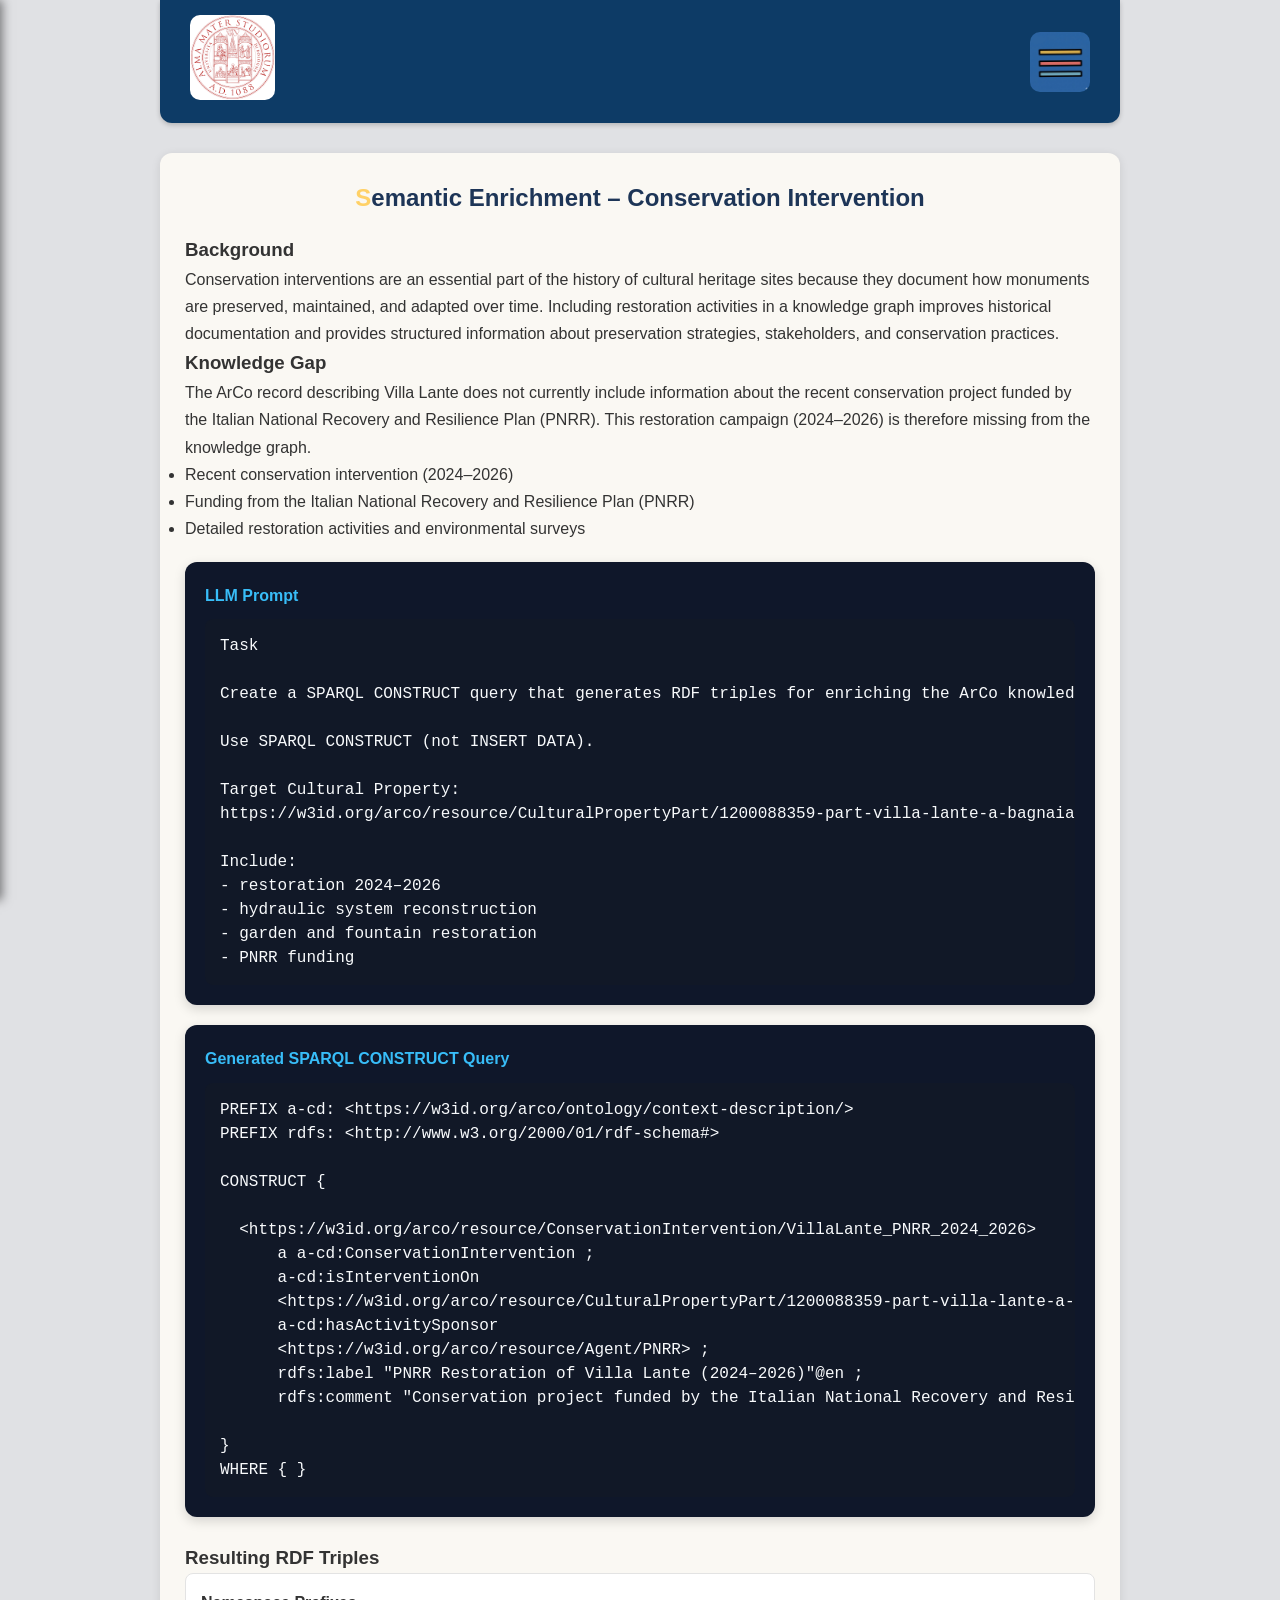
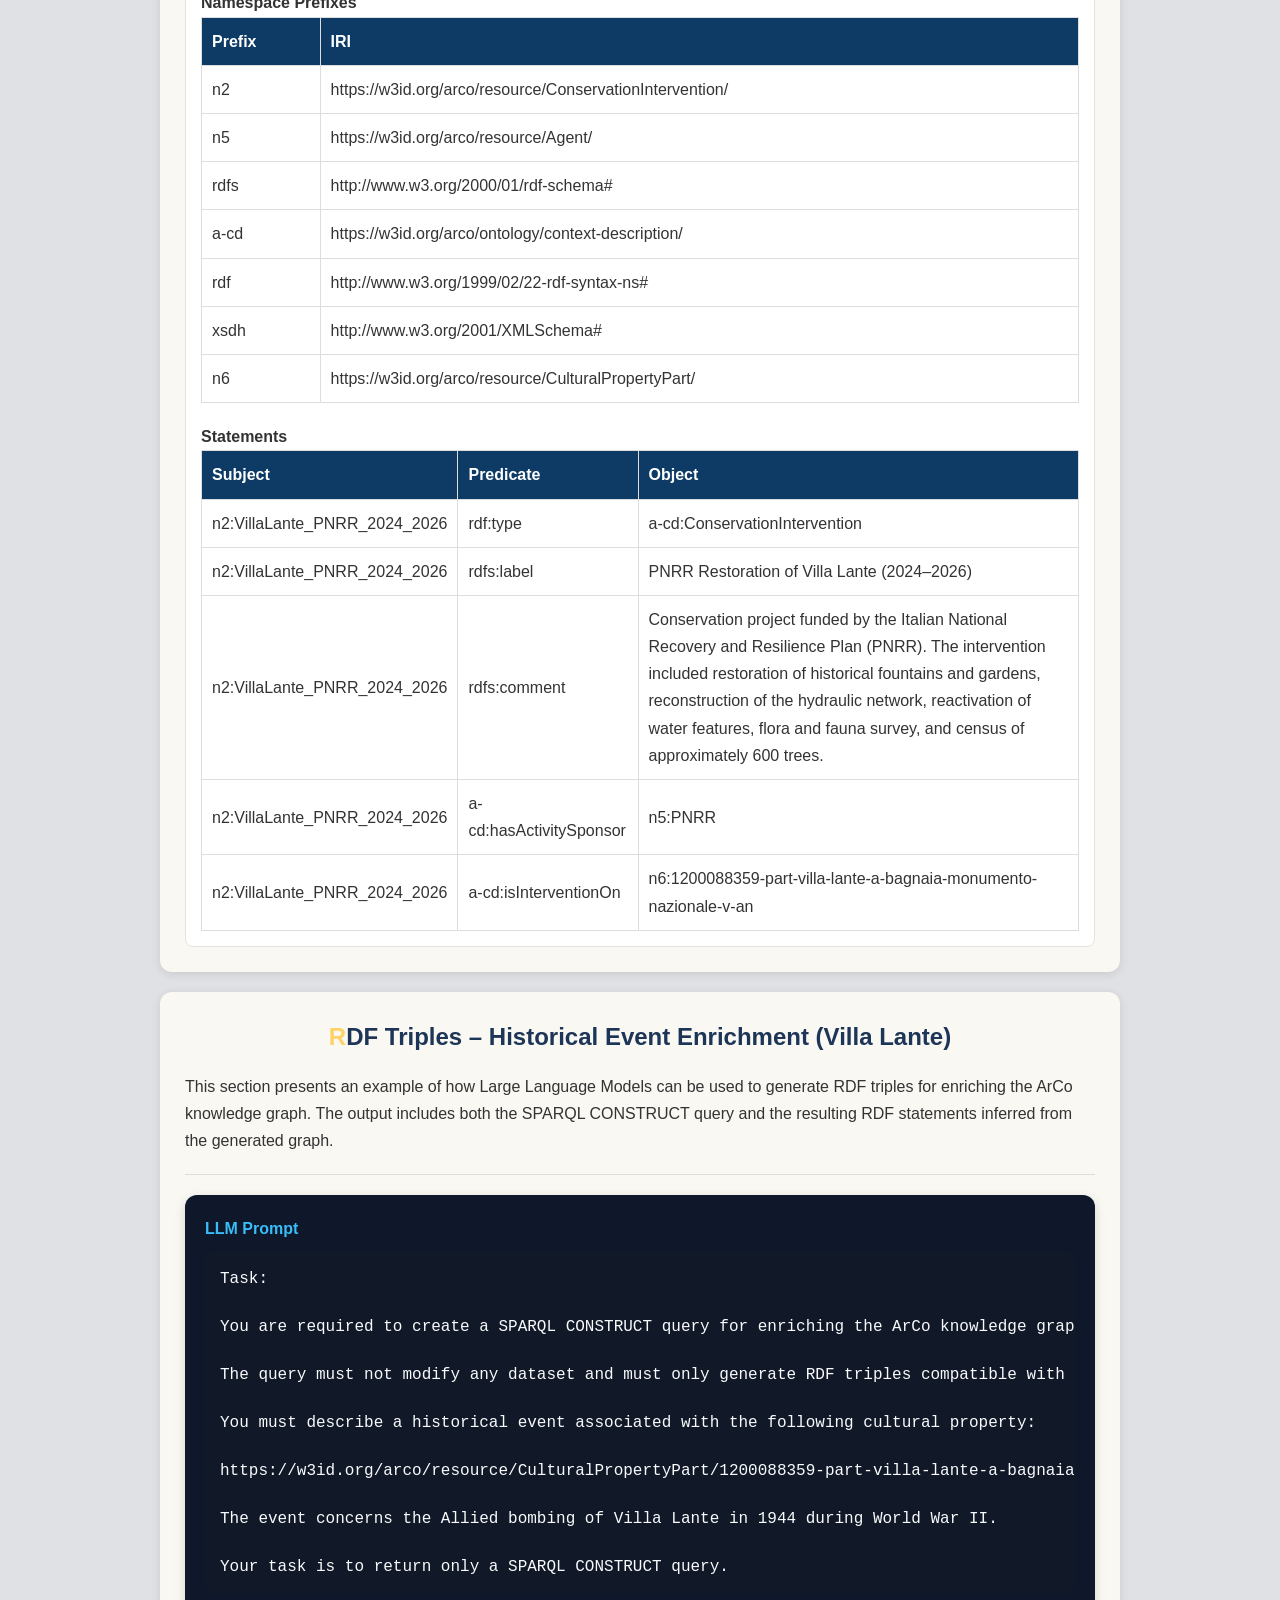
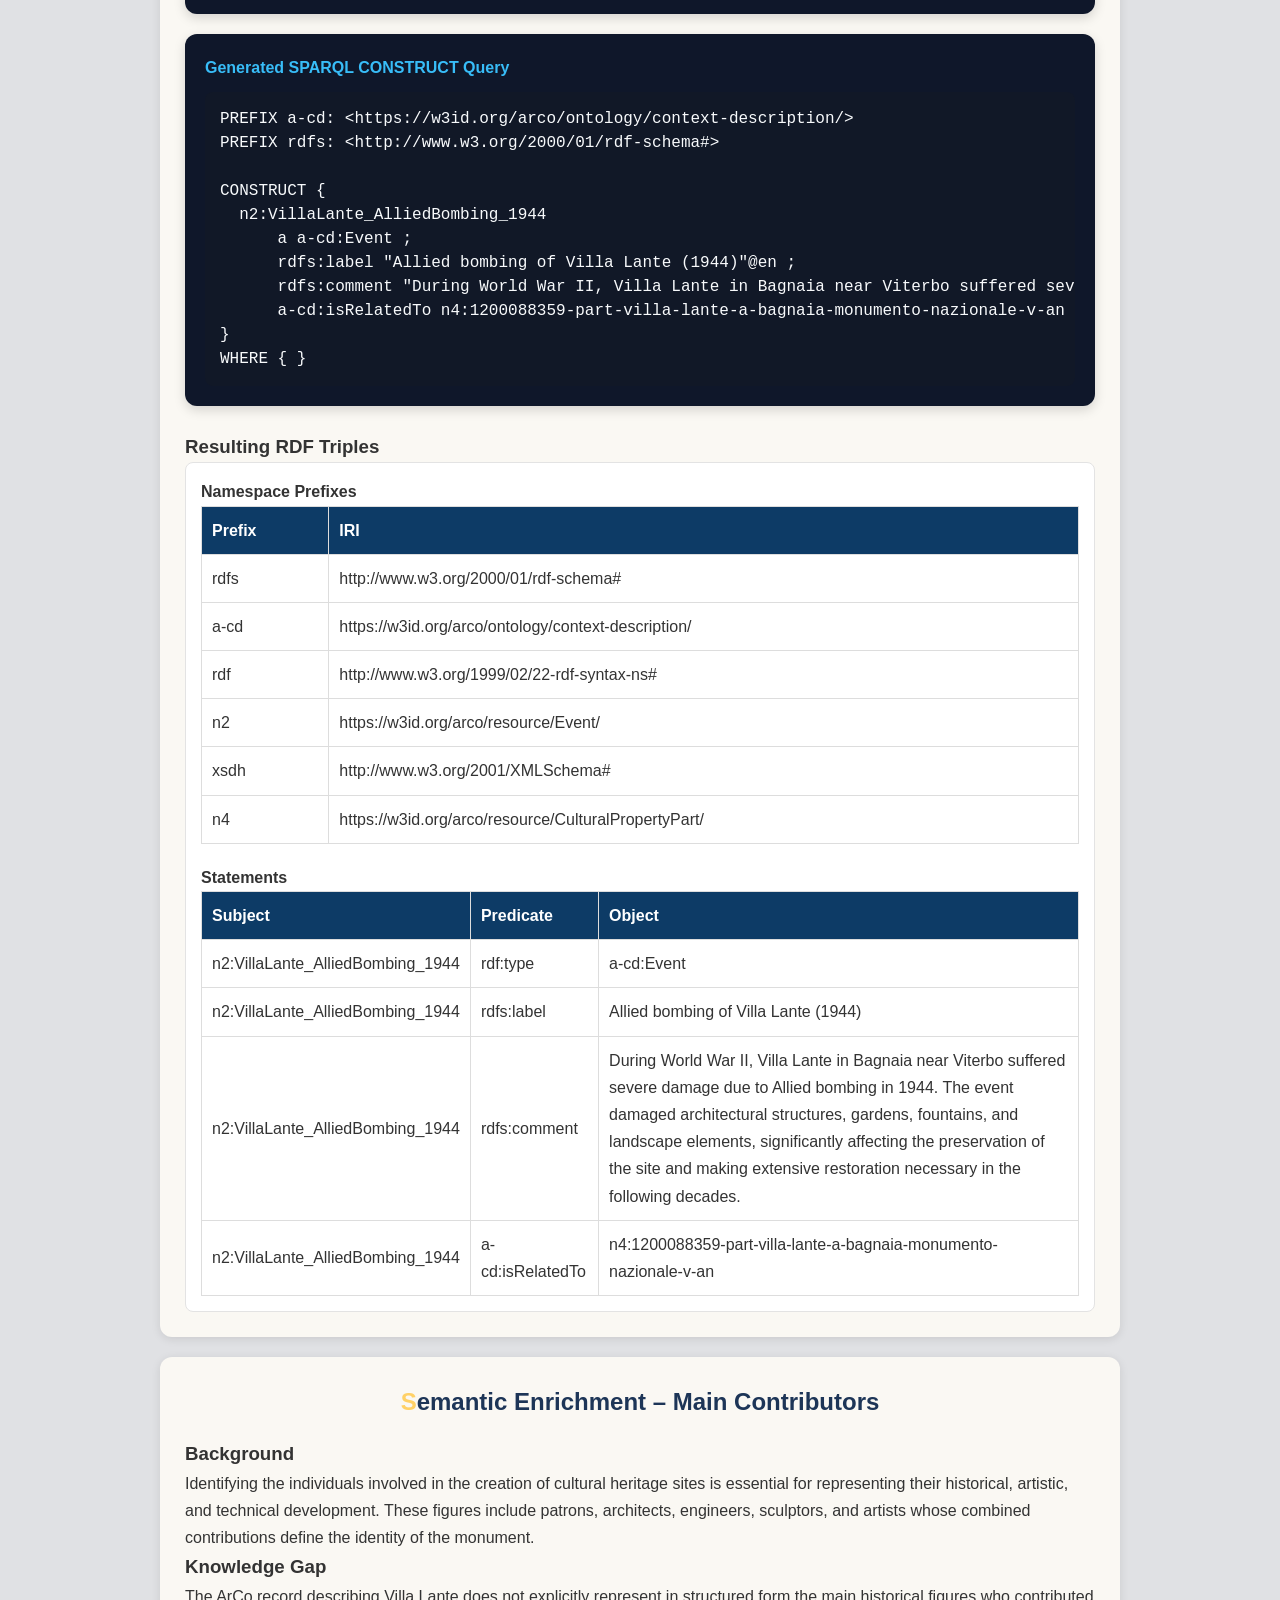
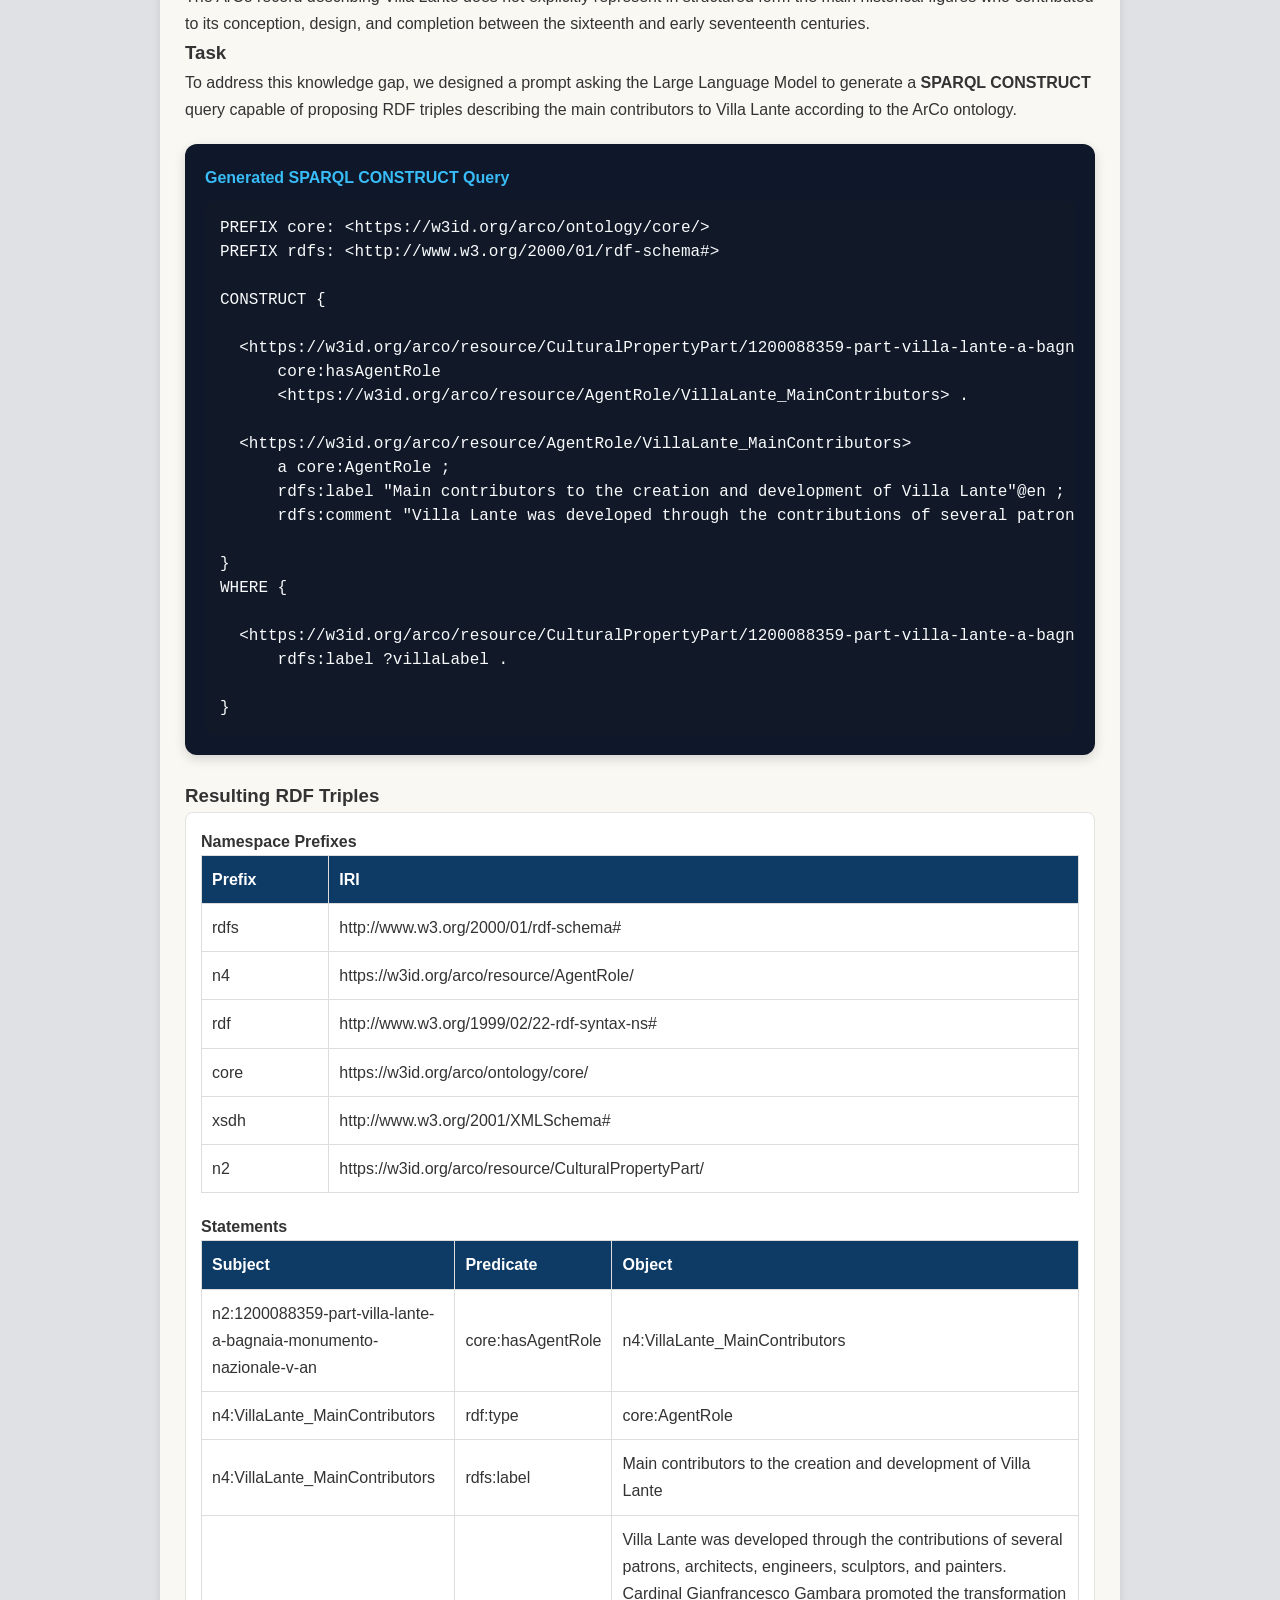
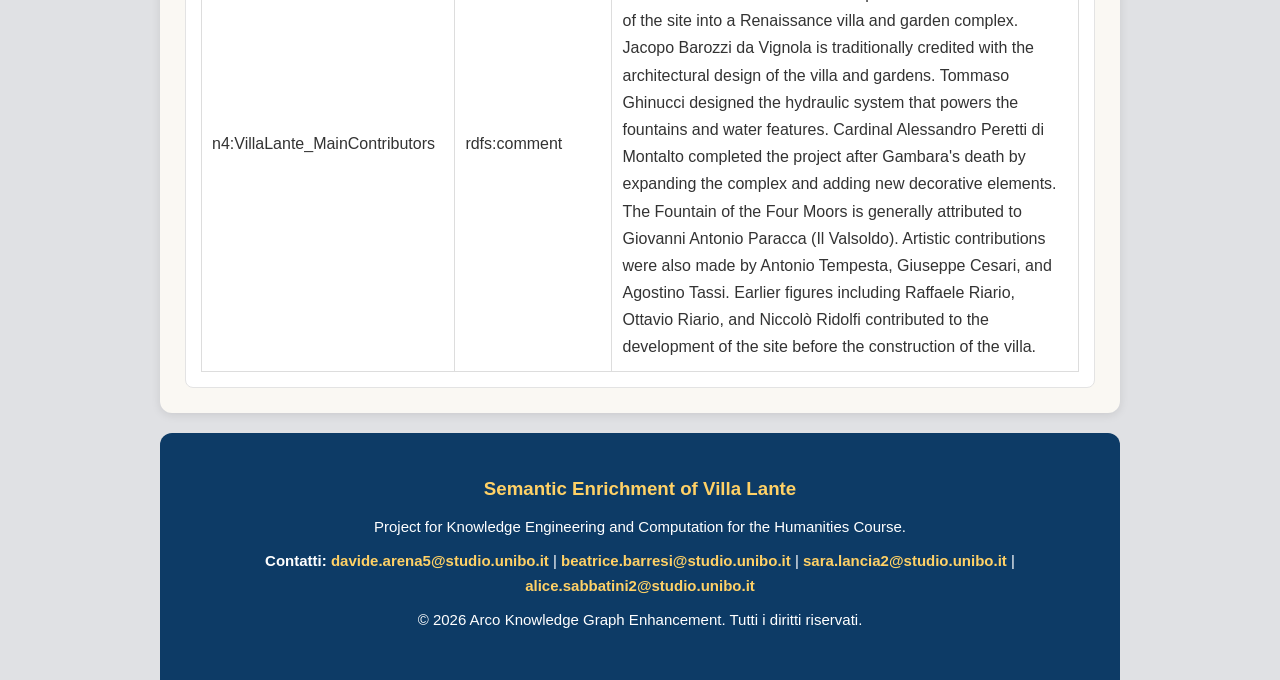
<file: RDFtriples.html>
<!DOCTYPE html>
<html lang="en">
<head>
    <meta charset="UTF-8">
    <meta name="viewport" content="width=device-width, initial-scale=1.0">
    <title>Semantic Enrichment of Villa Lante - RDF Triples</title>
    <link rel="stylesheet" href="css/style.css">
    <script src="js/script.js" defer></script>
</head>

<body>

    <header class="top-bar">
        <a href="index.html" class="logo-link">
            <img src="images/uniboicona.png" alt="Logo" class="logo">
        </a>
        <img src="images/iconamenu.jpg" alt="Menu" class="menu-icon" id="openMenuBtn">
    </header>

    <nav id="sideMenu" class="side-menu">
        <a href="javascript:void(0)" class="close-btn" id="closeMenuBtn">&times;</a>
        <a href="../index.html">Home</a>
        <a href="research.html">Research Question</a>
        <a href="methodology.html">Methodology</a>
        <a href="queries.html">SPARQL Queries</a>
        <a href="restoration.html">Prompt Restoration</a>
        <a href="historicalevents.html">Prompt Historical Events</a>
        <a href="people.html">Prompt Agents/Authors</a>
        <a href="RDFtriples.html" class="active">RDF Triples</a>
        <a href="challenges.html">Challenges</a>
        <a href="team.html">Team</a>
        <a href="example01.html">Arco Research</a>
    </nav>

    <!-- INIZIO CONTENUTO PRINCIPALE -->
    <main class="container">

        <!-- SEZIONE 1 -->
        <section id="restoration-enrichment">
            <h2>Semantic Enrichment – Conservation Intervention</h2>
            
            <h3>Background</h3>
            <p>
                Conservation interventions are an essential part of the history of cultural heritage sites because they document how monuments are preserved, maintained, and adapted over time. Including restoration activities in a knowledge graph improves historical documentation and provides structured information about preservation strategies, stakeholders, and conservation practices.
            </p>

            <h3>Knowledge Gap</h3>
            <p>
                The ArCo record describing Villa Lante does not currently include information about the recent conservation project funded by the Italian National Recovery and Resilience Plan (PNRR). This restoration campaign (2024–2026) is therefore missing from the knowledge graph.
            </p>

            <ul>
                <li>Recent conservation intervention (2024–2026)</li>
                <li>Funding from the Italian National Recovery and Resilience Plan (PNRR)</li>
                <li>Detailed restoration activities and environmental surveys</li>
            </ul>

            <!-- RIQUADRO BLU PER IL PROMPT -->
            <div class="query-card">
                <span class="query-title">LLM Prompt</span>
                <pre>
Task

Create a SPARQL CONSTRUCT query that generates RDF triples for enriching the ArCo knowledge graph with information about a conservation intervention related to Villa Lante.

Use SPARQL CONSTRUCT (not INSERT DATA).

Target Cultural Property:
https://w3id.org/arco/resource/CulturalPropertyPart/1200088359-part-villa-lante-a-bagnaia-monumento-nazionale-v-an

Include:
- restoration 2024–2026
- hydraulic system reconstruction
- garden and fountain restoration
- PNRR funding</pre>
            </div>

            <!-- RIQUADRO BLU PER LA QUERY -->
            <div class="query-card">
                <span class="query-title">Generated SPARQL CONSTRUCT Query</span>
                <pre>
PREFIX a-cd: &lt;https://w3id.org/arco/ontology/context-description/&gt;
PREFIX rdfs: &lt;http://www.w3.org/2000/01/rdf-schema#&gt;

CONSTRUCT {

  &lt;https://w3id.org/arco/resource/ConservationIntervention/VillaLante_PNRR_2024_2026&gt;
      a a-cd:ConservationIntervention ;
      a-cd:isInterventionOn
      &lt;https://w3id.org/arco/resource/CulturalPropertyPart/1200088359-part-villa-lante-a-bagnaia-monumento-nazionale-v-an&gt; ;
      a-cd:hasActivitySponsor
      &lt;https://w3id.org/arco/resource/Agent/PNRR&gt; ;
      rdfs:label "PNRR Restoration of Villa Lante (2024–2026)"@en ;
      rdfs:comment "Conservation project funded by the Italian National Recovery and Resilience Plan (PNRR). The intervention included restoration of historical fountains and gardens, reconstruction of the hydraulic network, reactivation of water features, flora and fauna survey, and census of approximately 600 trees."@en .

}
WHERE { }</pre>
            </div>

            <h3 style="margin-top: 25px; color: #333;">Resulting RDF Triples</h3>
            <div style="background: #ffffff; padding: 15px; border-radius: 8px; border: 1px solid #e3e3e3; overflow-x: auto;">
                <h4>Namespace Prefixes</h4>
                <table style="width: 100%; border-collapse: collapse; margin-bottom: 20px;">
                    <thead>
                        <tr style="background-color: #f6f8fa;">
                            <th style="padding: 10px; border: 1px solid #ddd; text-align: left;">Prefix</th>
                            <th style="padding: 10px; border: 1px solid #ddd; text-align: left;">IRI</th>
                        </tr>
                    </thead>
                    <tbody>
                        <tr><td style="padding: 10px; border: 1px solid #ddd;">n2</td><td style="padding: 10px; border: 1px solid #ddd;">https://w3id.org/arco/resource/ConservationIntervention/</td></tr>
                        <tr><td style="padding: 10px; border: 1px solid #ddd;">n5</td><td style="padding: 10px; border: 1px solid #ddd;">https://w3id.org/arco/resource/Agent/</td></tr>
                        <tr><td style="padding: 10px; border: 1px solid #ddd;">rdfs</td><td style="padding: 10px; border: 1px solid #ddd;">http://www.w3.org/2000/01/rdf-schema#</td></tr>
                        <tr><td style="padding: 10px; border: 1px solid #ddd;">a-cd</td><td style="padding: 10px; border: 1px solid #ddd;">https://w3id.org/arco/ontology/context-description/</td></tr>
                        <tr><td style="padding: 10px; border: 1px solid #ddd;">rdf</td><td style="padding: 10px; border: 1px solid #ddd;">http://www.w3.org/1999/02/22-rdf-syntax-ns#</td></tr>
                        <tr><td style="padding: 10px; border: 1px solid #ddd;">xsdh</td><td style="padding: 10px; border: 1px solid #ddd;">http://www.w3.org/2001/XMLSchema#</td></tr>
                        <tr><td style="padding: 10px; border: 1px solid #ddd;">n6</td><td style="padding: 10px; border: 1px solid #ddd;">https://w3id.org/arco/resource/CulturalPropertyPart/</td></tr>
                    </tbody>
                </table>

                <h4>Statements</h4>
                <table style="width: 100%; border-collapse: collapse;">
                    <thead>
                        <tr style="background-color: #f6f8fa;">
                            <th style="padding: 10px; border: 1px solid #ddd; text-align: left;">Subject</th>
                            <th style="padding: 10px; border: 1px solid #ddd; text-align: left;">Predicate</th>
                            <th style="padding: 10px; border: 1px solid #ddd; text-align: left;">Object</th>
                        </tr>
                    </thead>
                    <tbody>
                        <tr>
                            <td style="padding: 10px; border: 1px solid #ddd;">n2:VillaLante_PNRR_2024_2026</td>
                            <td style="padding: 10px; border: 1px solid #ddd;">rdf:type</td>
                            <td style="padding: 10px; border: 1px solid #ddd;">a-cd:ConservationIntervention</td>
                        </tr>
                        <tr>
                            <td style="padding: 10px; border: 1px solid #ddd;">n2:VillaLante_PNRR_2024_2026</td>
                            <td style="padding: 10px; border: 1px solid #ddd;">rdfs:label</td>
                            <td style="padding: 10px; border: 1px solid #ddd;">PNRR Restoration of Villa Lante (2024–2026)</td>
                        </tr>
                        <tr>
                            <td style="padding: 10px; border: 1px solid #ddd;">n2:VillaLante_PNRR_2024_2026</td>
                            <td style="padding: 10px; border: 1px solid #ddd;">rdfs:comment</td>
                            <td style="padding: 10px; border: 1px solid #ddd;">
                                Conservation project funded by the Italian National Recovery and Resilience Plan (PNRR). The intervention included restoration of historical fountains and gardens, reconstruction of the hydraulic network, reactivation of water features, flora and fauna survey, and census of approximately 600 trees.
                            </td>
                        </tr>
                        <tr>
                            <td style="padding: 10px; border: 1px solid #ddd;">n2:VillaLante_PNRR_2024_2026</td>
                            <td style="padding: 10px; border: 1px solid #ddd;">a-cd:hasActivitySponsor</td>
                            <td style="padding: 10px; border: 1px solid #ddd;">n5:PNRR</td>
                        </tr>
                        <tr>
                            <td style="padding: 10px; border: 1px solid #ddd;">n2:VillaLante_PNRR_2024_2026</td>
                            <td style="padding: 10px; border: 1px solid #ddd;">a-cd:isInterventionOn</td>
                            <td style="padding: 10px; border: 1px solid #ddd;">n6:1200088359-part-villa-lante-a-bagnaia-monumento-nazionale-v-an</td>
                        </tr>
                    </tbody>
                </table>
            </div>
        </section>

        <!-- SEZIONE 2 -->
        <section id="rdf-triples">
            <h2>RDF Triples – Historical Event Enrichment (Villa Lante)</h2>
            <p>
                This section presents an example of how Large Language Models can be used to generate RDF triples for enriching the
                ArCo knowledge graph. The output includes both the SPARQL CONSTRUCT query and the resulting RDF statements inferred
                from the generated graph.
            </p>

            <hr style="margin: 20px 0; border: none; border-top: 1px solid #ddd;">

            <!-- RIQUADRO BLU PER IL PROMPT -->
            <div class="query-card">
                <span class="query-title">LLM Prompt</span>
                <pre>
Task:

You are required to create a SPARQL CONSTRUCT query for enriching the ArCo knowledge graph with information about a historical event related to Villa Lante.

The query must not modify any dataset and must only generate RDF triples compatible with the ArCo ontology.

You must describe a historical event associated with the following cultural property:

https://w3id.org/arco/resource/CulturalPropertyPart/1200088359-part-villa-lante-a-bagnaia-monumento-nazionale-v-an

The event concerns the Allied bombing of Villa Lante in 1944 during World War II.

Your task is to return only a SPARQL CONSTRUCT query.</pre>
            </div>

            <!-- RIQUADRO BLU PER LA QUERY -->
            <div class="query-card">
                <span class="query-title">Generated SPARQL CONSTRUCT Query</span>
                <pre>
PREFIX a-cd: &lt;https://w3id.org/arco/ontology/context-description/&gt;
PREFIX rdfs: &lt;http://www.w3.org/2000/01/rdf-schema#&gt;

CONSTRUCT {
  n2:VillaLante_AlliedBombing_1944
      a a-cd:Event ;
      rdfs:label "Allied bombing of Villa Lante (1944)"@en ;
      rdfs:comment "During World War II, Villa Lante in Bagnaia near Viterbo suffered severe damage due to Allied bombing in 1944. The event damaged architectural structures, gardens, fountains, and landscape elements, significantly affecting the preservation of the site and making extensive restoration necessary in the following decades."@en ;
      a-cd:isRelatedTo n4:1200088359-part-villa-lante-a-bagnaia-monumento-nazionale-v-an .
}
WHERE { }</pre>
            </div>

            <h3 style="margin-top: 25px; color: #333;">Resulting RDF Triples</h3>
            <div style="background: #ffffff; padding: 15px; border-radius: 8px; border: 1px solid #e3e3e3; overflow-x: auto;">
                <h4>Namespace Prefixes</h4>
                <table style="width: 100%; border-collapse: collapse; margin-bottom: 20px;">
                    <thead>
                        <tr style="background-color: #f6f8fa;">
                            <th style="padding: 10px; border: 1px solid #ddd; text-align: left;">Prefix</th>
                            <th style="padding: 10px; border: 1px solid #ddd; text-align: left;">IRI</th>
                        </tr>
                    </thead>
                    <tbody>
                        <tr><td style="padding: 10px; border: 1px solid #ddd;">rdfs</td><td style="padding: 10px; border: 1px solid #ddd;">http://www.w3.org/2000/01/rdf-schema#</td></tr>
                        <tr><td style="padding: 10px; border: 1px solid #ddd;">a-cd</td><td style="padding: 10px; border: 1px solid #ddd;">https://w3id.org/arco/ontology/context-description/</td></tr>
                        <tr><td style="padding: 10px; border: 1px solid #ddd;">rdf</td><td style="padding: 10px; border: 1px solid #ddd;">http://www.w3.org/1999/02/22-rdf-syntax-ns#</td></tr>
                        <tr><td style="padding: 10px; border: 1px solid #ddd;">n2</td><td style="padding: 10px; border: 1px solid #ddd;">https://w3id.org/arco/resource/Event/</td></tr>
                        <tr><td style="padding: 10px; border: 1px solid #ddd;">xsdh</td><td style="padding: 10px; border: 1px solid #ddd;">http://www.w3.org/2001/XMLSchema#</td></tr>
                        <tr><td style="padding: 10px; border: 1px solid #ddd;">n4</td><td style="padding: 10px; border: 1px solid #ddd;">https://w3id.org/arco/resource/CulturalPropertyPart/</td></tr>
                    </tbody>
                </table>

                <h4>Statements</h4>
                <table style="width: 100%; border-collapse: collapse;">
                    <thead>
                        <tr style="background-color: #f6f8fa;">
                            <th style="padding: 10px; border: 1px solid #ddd; text-align: left;">Subject</th>
                            <th style="padding: 10px; border: 1px solid #ddd; text-align: left;">Predicate</th>
                            <th style="padding: 10px; border: 1px solid #ddd; text-align: left;">Object</th>
                        </tr>
                    </thead>
                    <tbody>
                        <tr>
                            <td style="padding: 10px; border: 1px solid #ddd;">n2:VillaLante_AlliedBombing_1944</td>
                            <td style="padding: 10px; border: 1px solid #ddd;">rdf:type</td>
                            <td style="padding: 10px; border: 1px solid #ddd;">a-cd:Event</td>
                        </tr>
                        <tr>
                            <td style="padding: 10px; border: 1px solid #ddd;">n2:VillaLante_AlliedBombing_1944</td>
                            <td style="padding: 10px; border: 1px solid #ddd;">rdfs:label</td>
                            <td style="padding: 10px; border: 1px solid #ddd;">Allied bombing of Villa Lante (1944)</td>
                        </tr>
                        <tr>
                            <td style="padding: 10px; border: 1px solid #ddd;">n2:VillaLante_AlliedBombing_1944</td>
                            <td style="padding: 10px; border: 1px solid #ddd;">rdfs:comment</td>
                            <td style="padding: 10px; border: 1px solid #ddd;">
                                During World War II, Villa Lante in Bagnaia near Viterbo suffered severe damage due to Allied bombing in 1944. The event damaged architectural structures, gardens, fountains, and landscape elements, significantly affecting the preservation of the site and making extensive restoration necessary in the following decades.
                            </td>
                        </tr>
                        <tr>
                            <td style="padding: 10px; border: 1px solid #ddd;">n2:VillaLante_AlliedBombing_1944</td>
                            <td style="padding: 10px; border: 1px solid #ddd;">a-cd:isRelatedTo</td>
                            <td style="padding: 10px; border: 1px solid #ddd;">n4:1200088359-part-villa-lante-a-bagnaia-monumento-nazionale-v-an</td>
                        </tr>
                    </tbody>
                </table>
            </div>
        </section>

        <!-- SEZIONE 3 -->
        <section id="agentrole-enrichment">
            <h2>Semantic Enrichment – Main Contributors</h2>
            
            <h3>Background</h3>
            <p>
                Identifying the individuals involved in the creation of cultural heritage sites is essential for representing their historical, artistic, and technical development. These figures include patrons, architects, engineers, sculptors, and artists whose combined contributions define the identity of the monument.
            </p>

            <h3>Knowledge Gap</h3>
            <p>
                The ArCo record describing Villa Lante does not explicitly represent in structured form the main historical figures who contributed to its conception, design, and completion between the sixteenth and early seventeenth centuries.
            </p>

            <h3>Task</h3>
            <p>
                To address this knowledge gap, we designed a prompt asking the Large Language Model to generate a <strong>SPARQL CONSTRUCT</strong> query capable of proposing RDF triples describing the main contributors to Villa Lante according to the ArCo ontology.
            </p>

            <!-- RIQUADRO BLU PER LA QUERY -->
            <div class="query-card">
                <span class="query-title">Generated SPARQL CONSTRUCT Query</span>
                <pre>
PREFIX core: &lt;https://w3id.org/arco/ontology/core/&gt;
PREFIX rdfs: &lt;http://www.w3.org/2000/01/rdf-schema#&gt;

CONSTRUCT {

  &lt;https://w3id.org/arco/resource/CulturalPropertyPart/1200088359-part-villa-lante-a-bagnaia-monumento-nazionale-v-an&gt;
      core:hasAgentRole
      &lt;https://w3id.org/arco/resource/AgentRole/VillaLante_MainContributors&gt; .

  &lt;https://w3id.org/arco/resource/AgentRole/VillaLante_MainContributors&gt;
      a core:AgentRole ;
      rdfs:label "Main contributors to the creation and development of Villa Lante"@en ;
      rdfs:comment "Villa Lante was developed through the contributions of several patrons, architects, engineers, sculptors, and painters. Cardinal Gianfrancesco Gambara promoted the transformation of the site into a Renaissance villa and garden complex. Jacopo Barozzi da Vignola is traditionally credited with the architectural design of the villa and gardens. Tommaso Ghinucci designed the hydraulic system that powers the fountains and water features. Cardinal Alessandro Peretti di Montalto completed the project after Gambara's death by expanding the complex and adding new decorative elements. The Fountain of the Four Moors is generally attributed to Giovanni Antonio Paracca (Il Valsoldo). Artistic contributions were also made by Antonio Tempesta, Giuseppe Cesari, and Agostino Tassi. Earlier figures including Raffaele Riario, Ottavio Riario, and Niccolò Ridolfi contributed to the development of the site before the construction of the villa."@en .

}
WHERE {

  &lt;https://w3id.org/arco/resource/CulturalPropertyPart/1200088359-part-villa-lante-a-bagnaia-monumento-nazionale-v-an&gt;
      rdfs:label ?villaLabel .

}</pre>
            </div>

            <h3 style="margin-top: 25px; color: #333;">Resulting RDF Triples</h3>
            <div style="background: #ffffff; padding: 15px; border-radius: 8px; border: 1px solid #e3e3e3; overflow-x: auto;">
                <h4>Namespace Prefixes</h4>
                <table style="width: 100%; border-collapse: collapse; margin-bottom: 20px;">
                    <thead>
                        <tr style="background-color: #f6f8fa;">
                            <th style="padding: 10px; border: 1px solid #ddd; text-align: left;">Prefix</th>
                            <th style="padding: 10px; border: 1px solid #ddd; text-align: left;">IRI</th>
                        </tr>
                    </thead>
                    <tbody>
                        <tr><td style="padding: 10px; border: 1px solid #ddd;">rdfs</td><td style="padding: 10px; border: 1px solid #ddd;">http://www.w3.org/2000/01/rdf-schema#</td></tr>
                        <tr><td style="padding: 10px; border: 1px solid #ddd;">n4</td><td style="padding: 10px; border: 1px solid #ddd;">https://w3id.org/arco/resource/AgentRole/</td></tr>
                        <tr><td style="padding: 10px; border: 1px solid #ddd;">rdf</td><td style="padding: 10px; border: 1px solid #ddd;">http://www.w3.org/1999/02/22-rdf-syntax-ns#</td></tr>
                        <tr><td style="padding: 10px; border: 1px solid #ddd;">core</td><td style="padding: 10px; border: 1px solid #ddd;">https://w3id.org/arco/ontology/core/</td></tr>
                        <tr><td style="padding: 10px; border: 1px solid #ddd;">xsdh</td><td style="padding: 10px; border: 1px solid #ddd;">http://www.w3.org/2001/XMLSchema#</td></tr>
                        <tr><td style="padding: 10px; border: 1px solid #ddd;">n2</td><td style="padding: 10px; border: 1px solid #ddd;">https://w3id.org/arco/resource/CulturalPropertyPart/</td></tr>
                    </tbody>
                </table>

                <h4>Statements</h4>
                <table style="width: 100%; border-collapse: collapse;">
                    <thead>
                        <tr style="background-color: #f6f8fa;">
                            <th style="padding: 10px; border: 1px solid #ddd; text-align: left;">Subject</th>
                            <th style="padding: 10px; border: 1px solid #ddd; text-align: left;">Predicate</th>
                            <th style="padding: 10px; border: 1px solid #ddd; text-align: left;">Object</th>
                        </tr>
                    </thead>
                    <tbody>
                        <tr>
                            <td style="padding: 10px; border: 1px solid #ddd;">n2:1200088359-part-villa-lante-a-bagnaia-monumento-nazionale-v-an</td>
                            <td style="padding: 10px; border: 1px solid #ddd;">core:hasAgentRole</td>
                            <td style="padding: 10px; border: 1px solid #ddd;">n4:VillaLante_MainContributors</td>
                        </tr>
                        <tr>
                            <td style="padding: 10px; border: 1px solid #ddd;">n4:VillaLante_MainContributors</td>
                            <td style="padding: 10px; border: 1px solid #ddd;">rdf:type</td>
                            <td style="padding: 10px; border: 1px solid #ddd;">core:AgentRole</td>
                        </tr>
                        <tr>
                            <td style="padding: 10px; border: 1px solid #ddd;">n4:VillaLante_MainContributors</td>
                            <td style="padding: 10px; border: 1px solid #ddd;">rdfs:label</td>
                            <td style="padding: 10px; border: 1px solid #ddd;">Main contributors to the creation and development of Villa Lante</td>
                        </tr>
                        <tr>
                            <td style="padding: 10px; border: 1px solid #ddd;">n4:VillaLante_MainContributors</td>
                            <td style="padding: 10px; border: 1px solid #ddd;">rdfs:comment</td>
                            <td style="padding: 10px; border: 1px solid #ddd;">
                                Villa Lante was developed through the contributions of several patrons, architects, engineers, sculptors, and painters. Cardinal Gianfrancesco Gambara promoted the transformation of the site into a Renaissance villa and garden complex. Jacopo Barozzi da Vignola is traditionally credited with the architectural design of the villa and gardens. Tommaso Ghinucci designed the hydraulic system that powers the fountains and water features. Cardinal Alessandro Peretti di Montalto completed the project after Gambara's death by expanding the complex and adding new decorative elements. The Fountain of the Four Moors is generally attributed to Giovanni Antonio Paracca (Il Valsoldo). Artistic contributions were also made by Antonio Tempesta, Giuseppe Cesari, and Agostino Tassi. Earlier figures including Raffaele Riario, Ottavio Riario, and Niccolò Ridolfi contributed to the development of the site before the construction of the villa.
                            </td>
                        </tr>
                    </tbody>
                </table>
            </div>
        </section>
 <footer>
        <div class="footer-content">
            <h3>Semantic Enrichment of Villa Lante</h3>
            <p>Project for Knowledge Engineering and Computation for the Humanities Course.</p>
            <p>
                <strong>Contatti:</strong> 
                <a href="mailto:davide.arena5@studio.unibo.it">davide.arena5@studio.unibo.it</a> | 
                <a href="mailto:beatrice.barresi@studio.unibo.it">beatrice.barresi@studio.unibo.it</a> | 
                <a href="mailto:sara.lancia2@studio.unibo.it">sara.lancia2@studio.unibo.it</a> | 
                <a href="mailto:alice.sabbatini2@studio.unibo.it">alice.sabbatini2@studio.unibo.it</a>
            </p>
            <p>&copy; 2026 Arco Knowledge Graph Enhancement. Tutti i diritti riservati.</p>
        </div>
    </footer>
    </main>


</body>
</html>
</file>
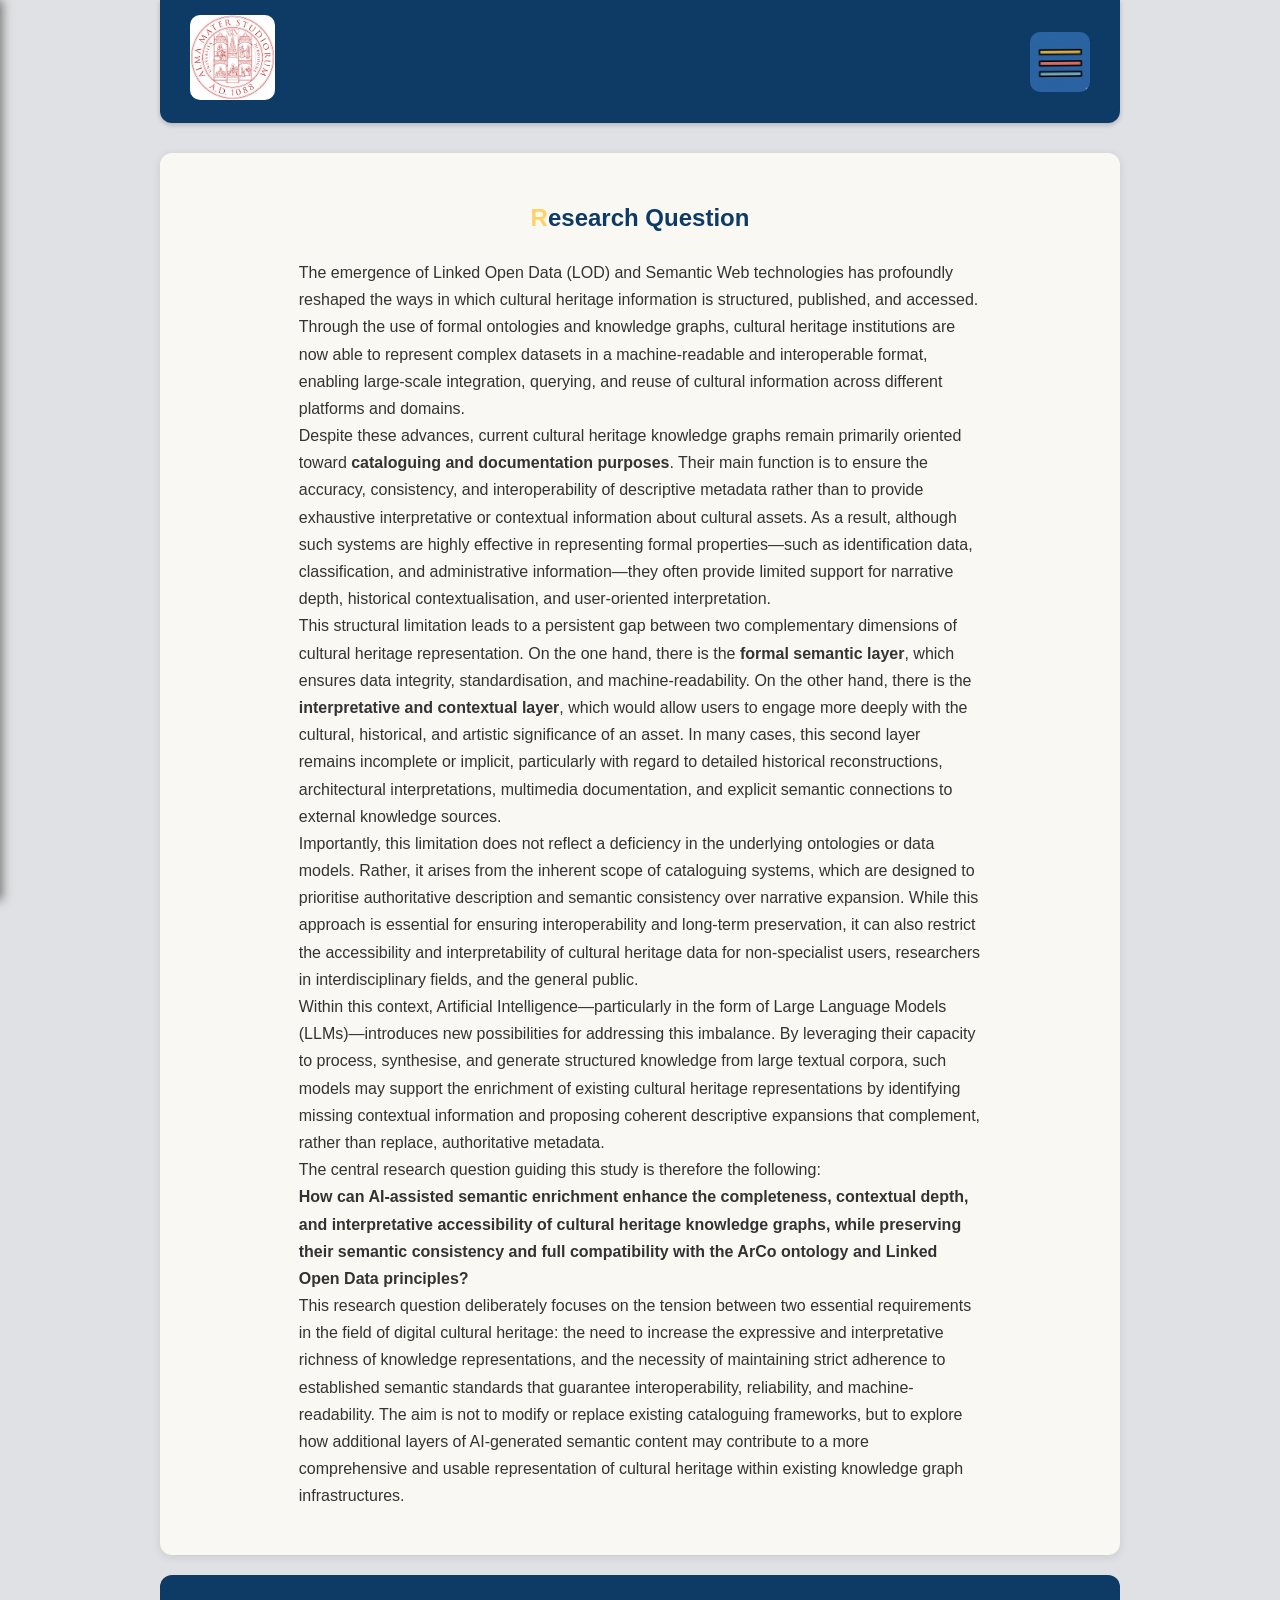
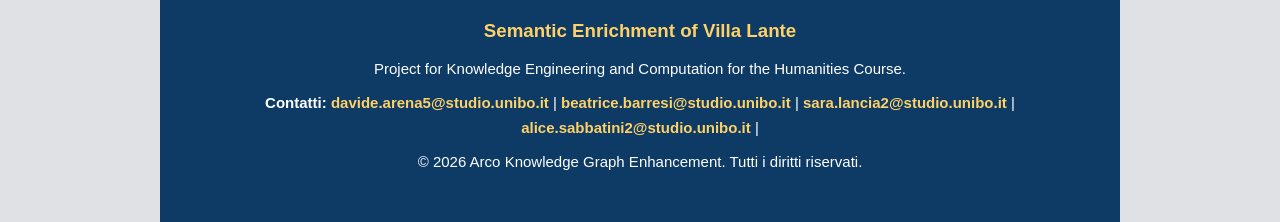
<file: research.html>
<!DOCTYPE html>
<html>
<head>
<title>Semantic Enrichment of Villa Lante</title>
<link rel="stylesheet" href="css/style.css">
</head>

<body>

<header class="top-bar">
    <a href="index.html" class="logo-link">
        <img src="images/uniboicona.png" alt="Logo" class="logo">
        <link rel="stylesheet" href="css/style.css">
    <script src="js/script.js" defer></script>
    </a>
    <img src="images/iconamenu.jpg" alt="Menu" class="menu-icon" id="openMenuBtn">
</header>

<div id="sideMenu" class="side-menu">
    <a href="javascript:void(0)" class="close-btn" id="closeMenuBtn">&times;</a>
    <a href="index.html">Home</a>
    <a href="research.html" class="active">Research Question</a>
    <a href="methodology.html">Methodology</a>
    <a href="queries.html">SPARQL Queries</a>
    <a href="restoration.html">Prompt Restoration</a>
    <a href="historicalevents.html">Prompt Historical Events</a>
    <a href="people.html">Prompt Agents/Authors</a>
    <a href="RDFtriples.html">RDF Triples</a>
    <a href="challenges.html">Challenges</a>
    <a href="team.html">Team</a>
    <a href="example01.html">Arco Research</a>
</div>

<div class="container">






<section>

  <div class="container">

    <h1>Research Question</h1>

    <p>
      The emergence of Linked Open Data (LOD) and Semantic Web technologies has profoundly reshaped the ways in which cultural heritage information is structured, published, and accessed. Through the use of formal ontologies and knowledge graphs, cultural heritage institutions are now able to represent complex datasets in a machine-readable and interoperable format, enabling large-scale integration, querying, and reuse of cultural information across different platforms and domains.
    </p>

    <p>
      Despite these advances, current cultural heritage knowledge graphs remain primarily oriented toward <strong>cataloguing and documentation purposes</strong>. Their main function is to ensure the accuracy, consistency, and interoperability of descriptive metadata rather than to provide exhaustive interpretative or contextual information about cultural assets. As a result, although such systems are highly effective in representing formal properties—such as identification data, classification, and administrative information—they often provide limited support for narrative depth, historical contextualisation, and user-oriented interpretation.
    </p>

    <p>
      This structural limitation leads to a persistent gap between two complementary dimensions of cultural heritage representation. On the one hand, there is the <strong>formal semantic layer</strong>, which ensures data integrity, standardisation, and machine-readability. On the other hand, there is the <strong>interpretative and contextual layer</strong>, which would allow users to engage more deeply with the cultural, historical, and artistic significance of an asset. In many cases, this second layer remains incomplete or implicit, particularly with regard to detailed historical reconstructions, architectural interpretations, multimedia documentation, and explicit semantic connections to external knowledge sources.
    </p>

    <p>
      Importantly, this limitation does not reflect a deficiency in the underlying ontologies or data models. Rather, it arises from the inherent scope of cataloguing systems, which are designed to prioritise authoritative description and semantic consistency over narrative expansion. While this approach is essential for ensuring interoperability and long-term preservation, it can also restrict the accessibility and interpretability of cultural heritage data for non-specialist users, researchers in interdisciplinary fields, and the general public.
    </p>

    <p>
      Within this context, Artificial Intelligence—particularly in the form of Large Language Models (LLMs)—introduces new possibilities for addressing this imbalance. By leveraging their capacity to process, synthesise, and generate structured knowledge from large textual corpora, such models may support the enrichment of existing cultural heritage representations by identifying missing contextual information and proposing coherent descriptive expansions that complement, rather than replace, authoritative metadata.
    </p>

    <p>
      The central research question guiding this study is therefore the following:
    </p>

    <blockquote>
      <strong>
        How can AI-assisted semantic enrichment enhance the completeness, contextual depth, and interpretative accessibility of cultural heritage knowledge graphs, while preserving their semantic consistency and full compatibility with the ArCo ontology and Linked Open Data principles?
      </strong>
    </blockquote>

    <p>
      This research question deliberately focuses on the tension between two essential requirements in the field of digital cultural heritage: the need to increase the expressive and interpretative richness of knowledge representations, and the necessity of maintaining strict adherence to established semantic standards that guarantee interoperability, reliability, and machine-readability. The aim is not to modify or replace existing cataloguing frameworks, but to explore how additional layers of AI-generated semantic content may contribute to a more comprehensive and usable representation of cultural heritage within existing knowledge graph infrastructures.
    </p>

  </div>
</section>

</section>



<footer>
    <div class="footer-content">
        <h3>Semantic Enrichment of Villa Lante</h3>
        <p>Project for Knowledge Engineering and Computation for the Humanities Course.</p>
        <p><strong>Contatti:</strong> <a href="mailto:info@tuamail.it">davide.arena5@studio.unibo.it</a> | <a href="mailto:info@tuamail.it">beatrice.barresi@studio.unibo.it</a> | <a href="mailto:info@tuamail.it">sara.lancia2@studio.unibo.it</a> | <a href="mailto:info@tuamail.it">alice.sabbatini2@studio.unibo.it</a> | </p>
        <p>&copy; 2026 Arco Knowledge Graph Enhancement. Tutti i diritti riservati.</p>
    </div>
</footer>



</body>
</html>
</file>
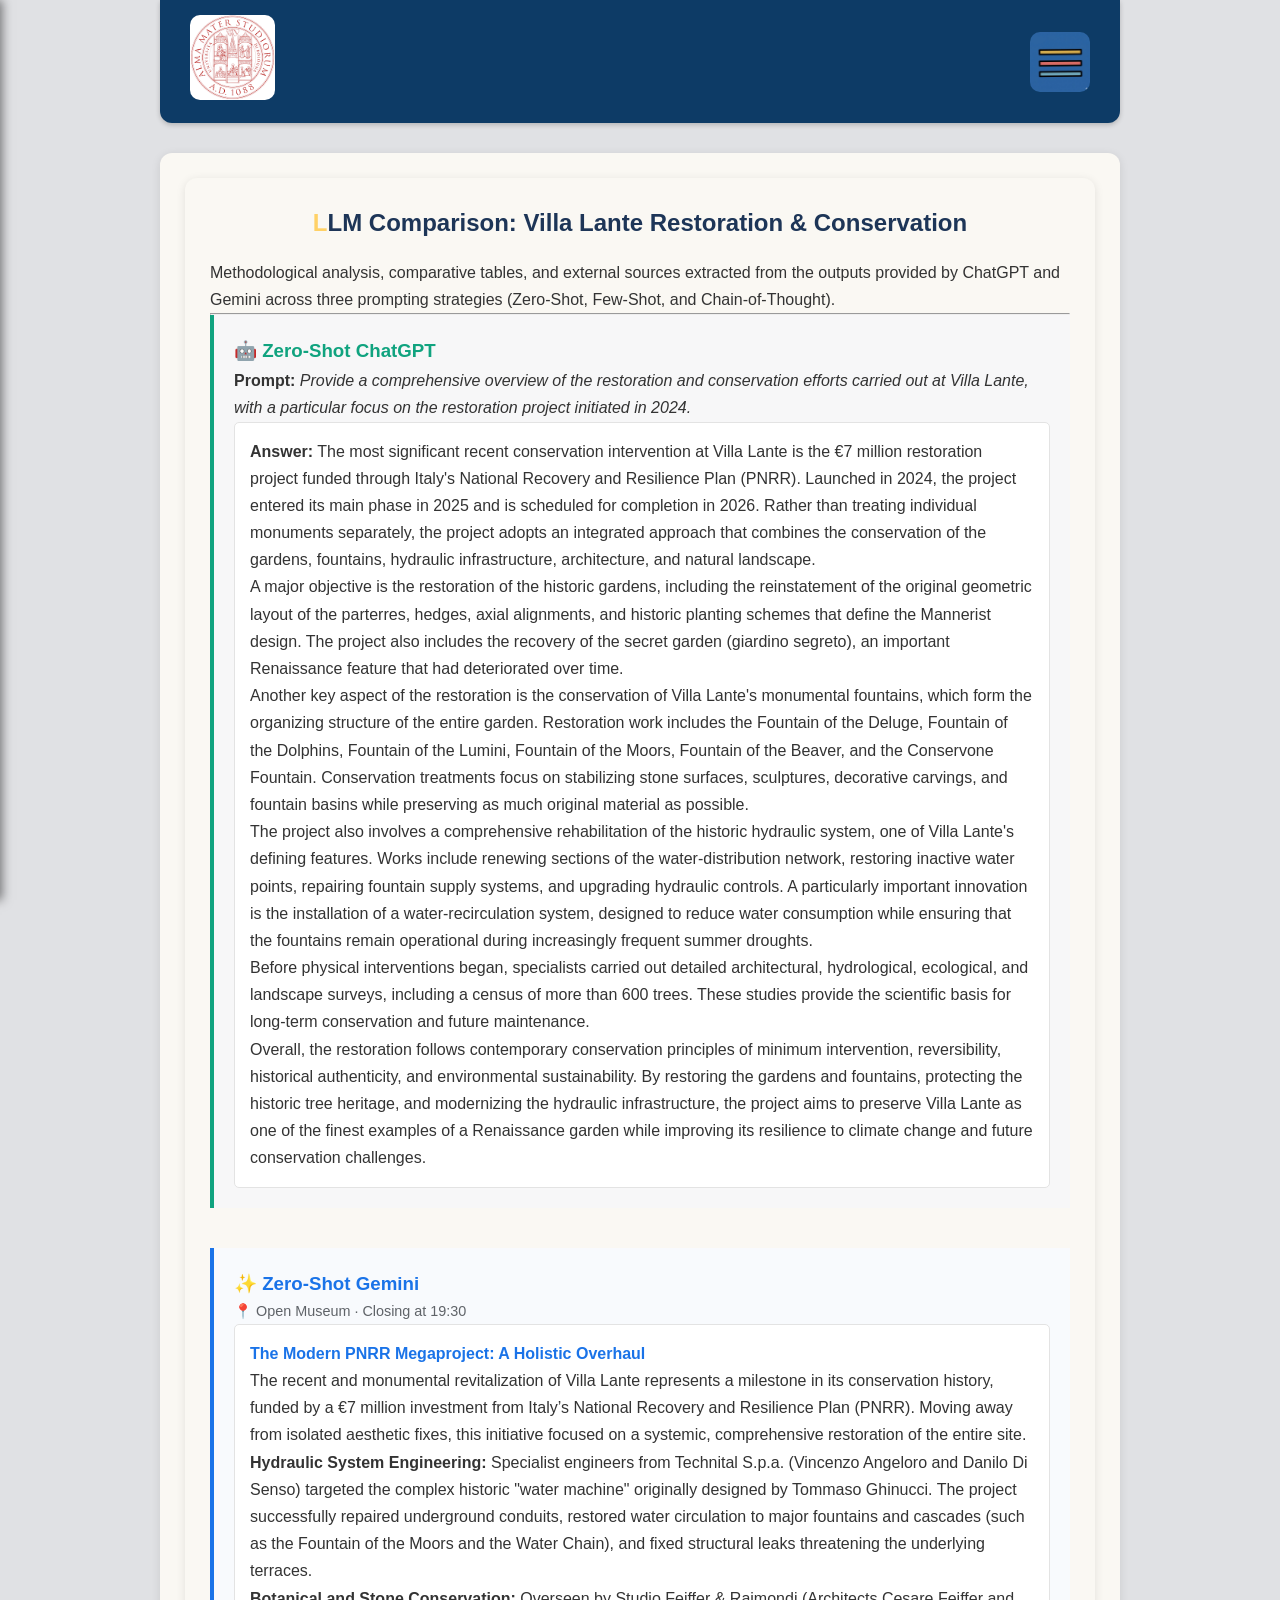
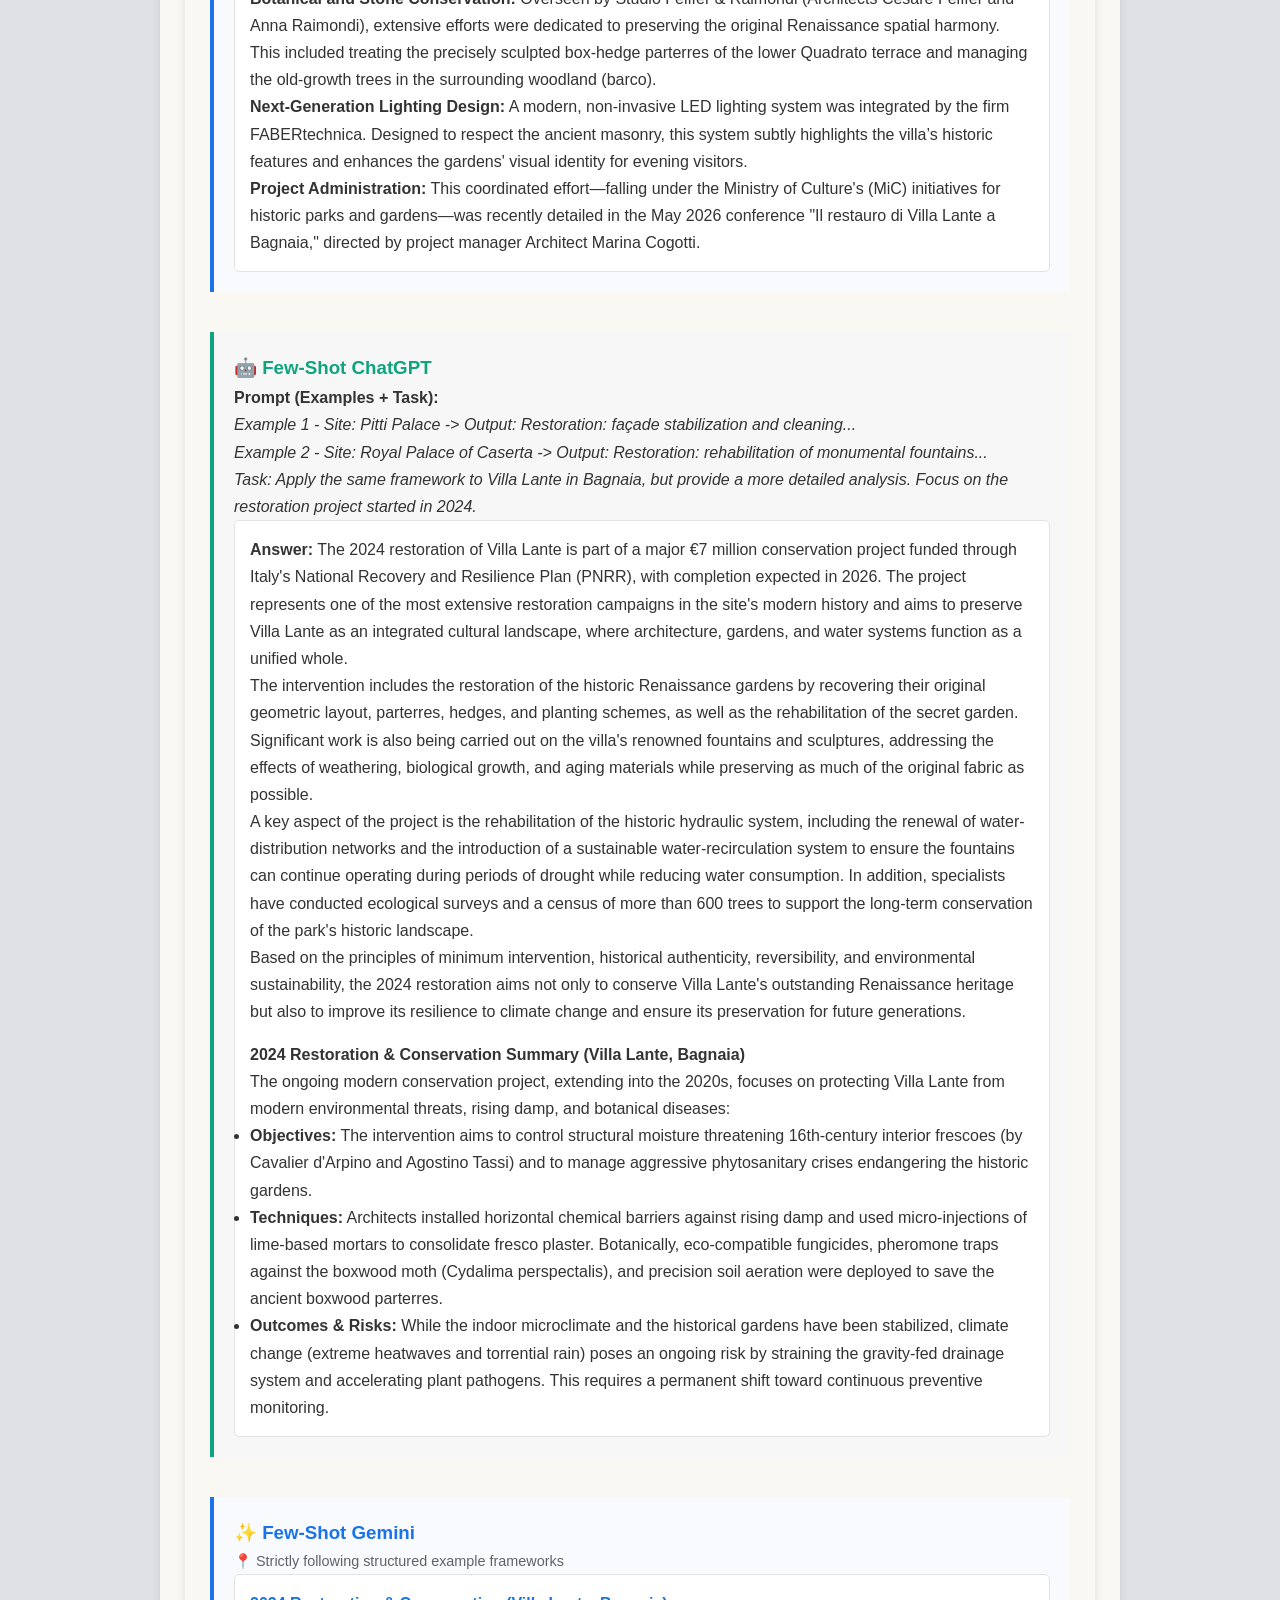
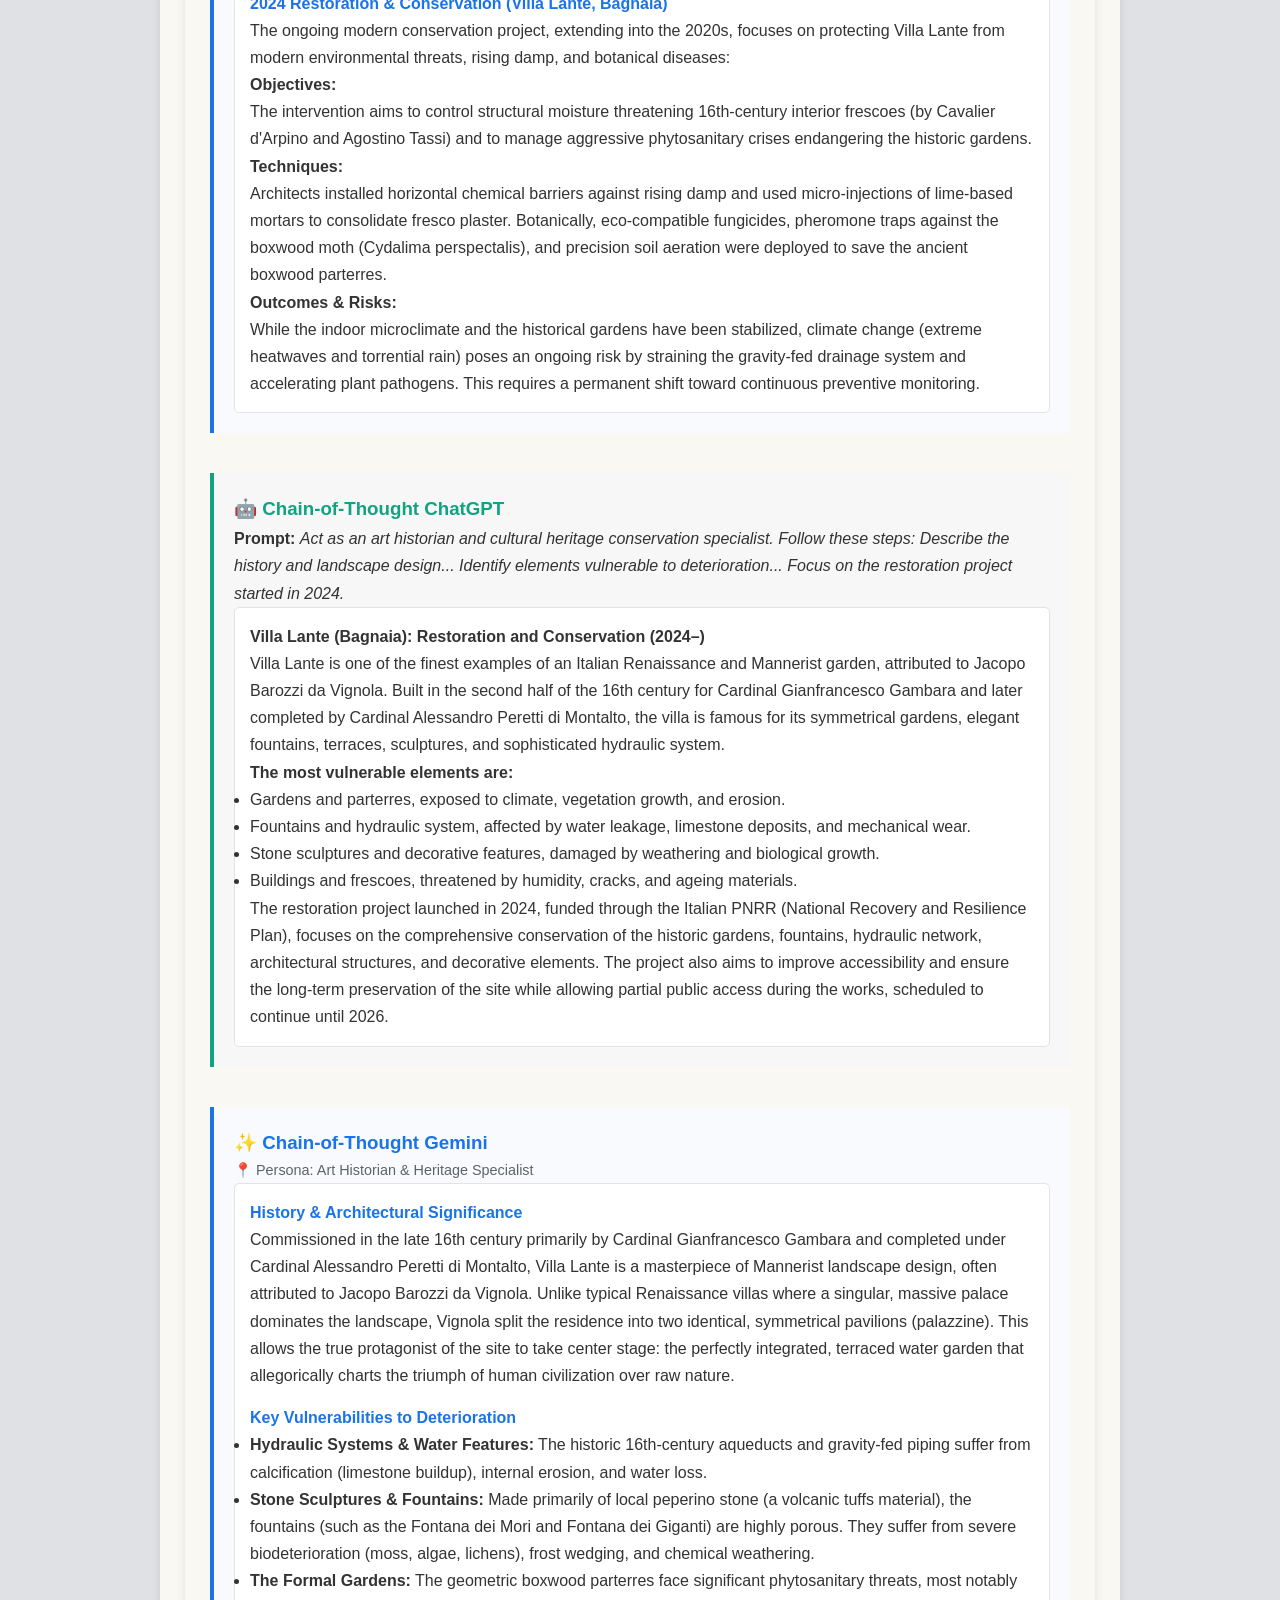
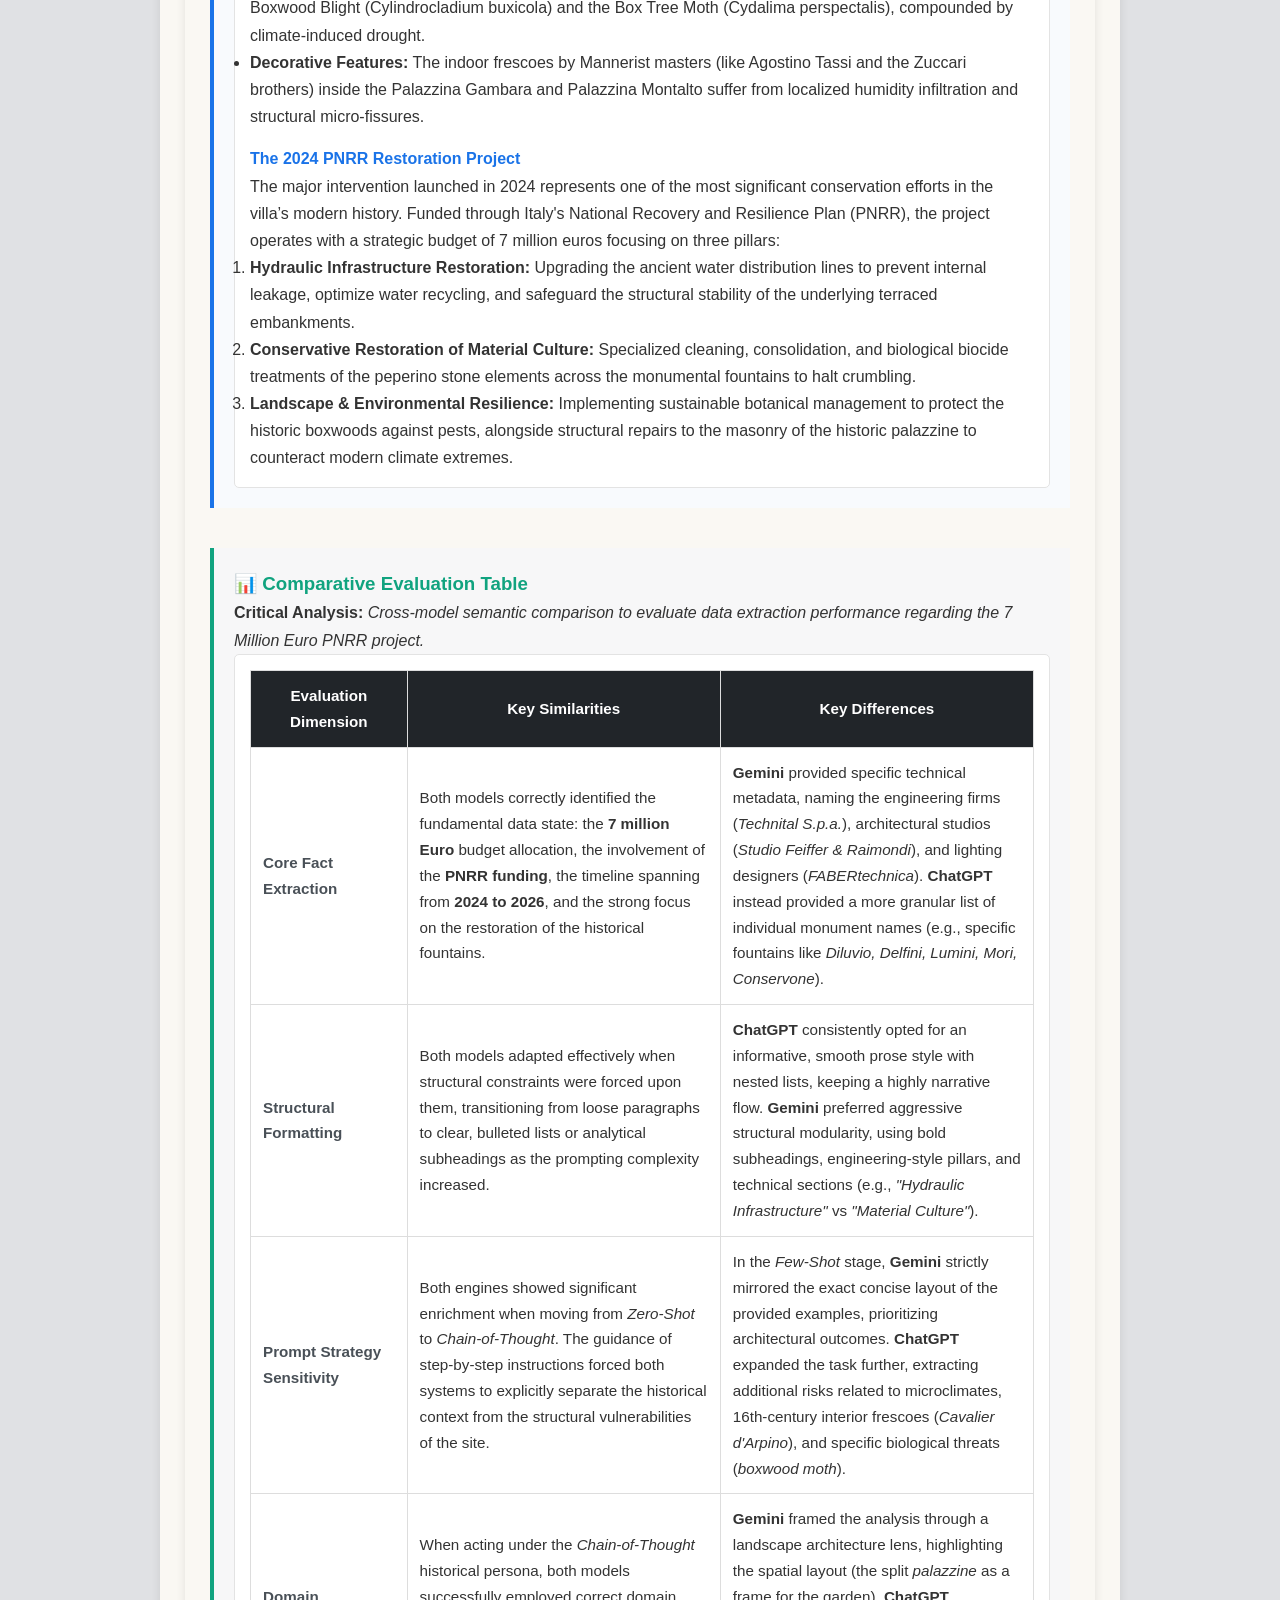
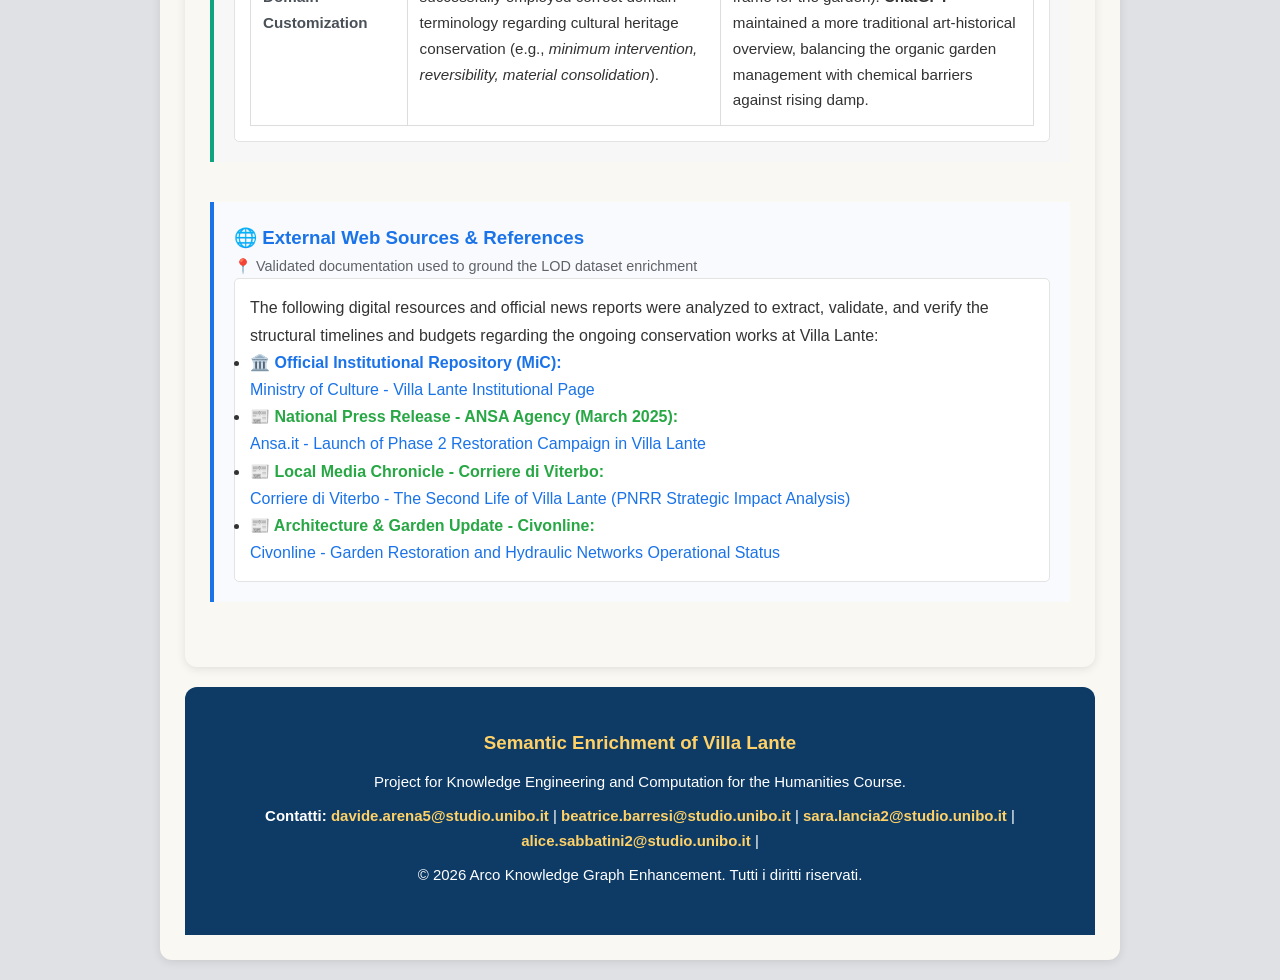
<file: restoration.html>
<!DOCTYPE html>
<html lang="en">
<head>
    <meta charset="UTF-8">
    <meta name="viewport" content="width=device-width, initial-scale=1.0">
    <title>Semantic Enrichment of Villa Lante</title>
    <link rel="stylesheet" href="css/style.css">
    <script src="js/script.js" defer></script>
</head>
<body>

<header class="top-bar">
    <a href="index.html" class="logo-link">
        <img src="images/uniboicona.png" alt="Logo" class="logo">
    </a>
    <img src="images/iconamenu.jpg" alt="Menu" class="menu-icon" id="openMenuBtn">
</header>

<div id="sideMenu" class="side-menu">
    <a href="javascript:void(0)" class="close-btn" id="closeMenuBtn">&times;</a>
    <a href="index.html">Home</a>
    <a href="research.html">Research Question</a>
    <a href="methodology.html">Methodology</a>
    <a href="queries.html">SPARQL Queries</a>
    <a href="restoration.html" class="active">Prompt Restoration</a>
    <a href="historicalevents.html">Prompt Historical Events</a>
    <a href="people.html">Prompt Agents/Authors</a>
    <a href="RDFtriples.html">RDF Triples</a>
    <a href="challenges.html">Challenges</a>
    <a href="team.html">Team</a>
    <a href="example01.html">Arco Research</a>
</div>

<div class="container">

<section>

<!-- START OF PROMPT ENGINEERING VILLA LANTE EVALUATION -->
<section id="prompt-engineering-villa-lante-evaluation">
    <h2>LLM Comparison: Villa Lante Restoration & Conservation</h2>
    <p>Methodological analysis, comparative tables, and external sources extracted from the outputs provided by ChatGPT and Gemini across three prompting strategies (Zero-Shot, Few-Shot, and Chain-of-Thought).</p>

    <hr>

    <!-- 1. ZERO-SHOT PROMPTING SECTION -->
    <div class="model-comparison-box" style="margin-bottom: 40px; padding: 20px; border-left: 4px solid #10a37f; background-color: #f7f7f8;">
        <h3 style="color: #10a37f; margin-top: 0;">🤖 Zero-Shot ChatGPT</h3>
        <p><strong>Prompt:</strong> <em>Provide a comprehensive overview of the restoration and conservation efforts carried out at Villa Lante, with a particular focus on the restoration project initiated in 2024.</em></p>
        
        <div class="response-content" style="background: #ffffff; padding: 15px; border-radius: 5px; border: 1px solid #e3e3e3;">
            <p><strong>Answer:</strong> The most significant recent conservation intervention at Villa Lante is the €7 million restoration project funded through Italy's National Recovery and Resilience Plan (PNRR). Launched in 2024, the project entered its main phase in 2025 and is scheduled for completion in 2026. Rather than treating individual monuments separately, the project adopts an integrated approach that combines the conservation of the gardens, fountains, hydraulic infrastructure, architecture, and natural landscape.</p>
            <p>A major objective is the restoration of the historic gardens, including the reinstatement of the original geometric layout of the parterres, hedges, axial alignments, and historic planting schemes that define the Mannerist design. The project also includes the recovery of the secret garden (giardino segreto), an important Renaissance feature that had deteriorated over time.</p>
            <p>Another key aspect of the restoration is the conservation of Villa Lante's monumental fountains, which form the organizing structure of the entire garden. Restoration work includes the Fountain of the Deluge, Fountain of the Dolphins, Fountain of the Lumini, Fountain of the Moors, Fountain of the Beaver, and the Conservone Fountain. Conservation treatments focus on stabilizing stone surfaces, sculptures, decorative carvings, and fountain basins while preserving as much original material as possible.</p>
            <p>The project also involves a comprehensive rehabilitation of the historic hydraulic system, one of Villa Lante's defining features. Works include renewing sections of the water-distribution network, restoring inactive water points, repairing fountain supply systems, and upgrading hydraulic controls. A particularly important innovation is the installation of a water-recirculation system, designed to reduce water consumption while ensuring that the fountains remain operational during increasingly frequent summer droughts.</p>
            <p>Before physical interventions began, specialists carried out detailed architectural, hydrological, ecological, and landscape surveys, including a census of more than 600 trees. These studies provide the scientific basis for long-term conservation and future maintenance.</p>
            <p>Overall, the restoration follows contemporary conservation principles of minimum intervention, reversibility, historical authenticity, and environmental sustainability. By restoring the gardens and fountains, protecting the historic tree heritage, and modernizing the hydraulic infrastructure, the project aims to preserve Villa Lante as one of the finest examples of a Renaissance garden while improving its resilience to climate change and future conservation challenges.</p>
        </div>
    </div>

    <div class="model-comparison-box" style="margin-bottom: 40px; padding: 20px; border-left: 4px solid #1a73e8; background-color: #f8fafd;">
        <h3 style="color: #1a73e8; margin-top: 0;">✨ Zero-Shot Gemini</h3>
        <p style="font-size: 0.9em; color: #5f6368;">📍 Open Museum · Closing at 19:30</p>
        
        <div class="response-content" style="background: #ffffff; padding: 15px; border-radius: 5px; border: 1px solid #e3e3e3;">
            <h4 style="color: #1a73e8; margin-top: 0;">The Modern PNRR Megaproject: A Holistic Overhaul</h4>
            <p>The recent and monumental revitalization of Villa Lante represents a milestone in its conservation history, funded by a €7 million investment from Italy’s National Recovery and Resilience Plan (PNRR). Moving away from isolated aesthetic fixes, this initiative focused on a systemic, comprehensive restoration of the entire site.</p>
            <p><strong>Hydraulic System Engineering:</strong> Specialist engineers from Technital S.p.a. (Vincenzo Angeloro and Danilo Di Senso) targeted the complex historic "water machine" originally designed by Tommaso Ghinucci. The project successfully repaired underground conduits, restored water circulation to major fountains and cascades (such as the Fountain of the Moors and the Water Chain), and fixed structural leaks threatening the underlying terraces.</p>
            <p><strong>Botanical and Stone Conservation:</strong> Overseen by Studio Feiffer & Raimondi (Architects Cesare Feiffer and Anna Raimondi), extensive efforts were dedicated to preserving the original Renaissance spatial harmony. This included treating the precisely sculpted box-hedge parterres of the lower Quadrato terrace and managing the old-growth trees in the surrounding woodland (barco).</p>
            <p><strong>Next-Generation Lighting Design:</strong> A modern, non-invasive LED lighting system was integrated by the firm FABERtechnica. Designed to respect the ancient masonry, this system subtly highlights the villa’s historic features and enhances the gardens' visual identity for evening visitors.</p>
            <p><strong>Project Administration:</strong> This coordinated effort—falling under the Ministry of Culture's (MiC) initiatives for historic parks and gardens—was recently detailed in the May 2026 conference "Il restauro di Villa Lante a Bagnaia," directed by project manager Architect Marina Cogotti.</p>
        </div>
    </div>

    <!-- 2. FEW-SHOT PROMPTING SECTION -->
    <div class="model-comparison-box" style="margin-bottom: 40px; padding: 20px; border-left: 4px solid #10a37f; background-color: #f7f7f8;">
        <h3 style="color: #10a37f; margin-top: 0;">🤖 Few-Shot ChatGPT</h3>
        <p><strong>Prompt (Examples + Task):</strong><br>
        <em>Example 1 - Site: Pitti Palace -> Output: Restoration: façade stabilization and cleaning...</em><br>
        <em>Example 2 - Site: Royal Palace of Caserta -> Output: Restoration: rehabilitation of monumental fountains...</em><br>
        <em>Task: Apply the same framework to Villa Lante in Bagnaia, but provide a more detailed analysis. Focus on the restoration project started in 2024.</em></p>
        
        <div class="response-content" style="background: #ffffff; padding: 15px; border-radius: 5px; border: 1px solid #e3e3e3;">
            <p><strong>Answer:</strong> The 2024 restoration of Villa Lante is part of a major €7 million conservation project funded through Italy's National Recovery and Resilience Plan (PNRR), with completion expected in 2026. The project represents one of the most extensive restoration campaigns in the site's modern history and aims to preserve Villa Lante as an integrated cultural landscape, where architecture, gardens, and water systems function as a unified whole.</p>
            <p>The intervention includes the restoration of the historic Renaissance gardens by recovering their original geometric layout, parterres, hedges, and planting schemes, as well as the rehabilitation of the secret garden. Significant work is also being carried out on the villa's renowned fountains and sculptures, addressing the effects of weathering, biological growth, and aging materials while preserving as much of the original fabric as possible.</p>
            <p>A key aspect of the project is the rehabilitation of the historic hydraulic system, including the renewal of water-distribution networks and the introduction of a sustainable water-recirculation system to ensure the fountains can continue operating during periods of drought while reducing water consumption. In addition, specialists have conducted ecological surveys and a census of more than 600 trees to support the long-term conservation of the park's historic landscape.</p>
            <p>Based on the principles of minimum intervention, historical authenticity, reversibility, and environmental sustainability, the 2024 restoration aims not only to conserve Villa Lante's outstanding Renaissance heritage but also to improve its resilience to climate change and ensure its preservation for future generations.</p>
            
            <h4 style="margin-top: 15px;">2024 Restoration & Conservation Summary (Villa Lante, Bagnaia)</h4>
            <p>The ongoing modern conservation project, extending into the 2020s, focuses on protecting Villa Lante from modern environmental threats, rising damp, and botanical diseases:</p>
            <ul>
                <li><strong>Objectives:</strong> The intervention aims to control structural moisture threatening 16th-century interior frescoes (by Cavalier d'Arpino and Agostino Tassi) and to manage aggressive phytosanitary crises endangering the historic gardens.</li>
                <li><strong>Techniques:</strong> Architects installed horizontal chemical barriers against rising damp and used micro-injections of lime-based mortars to consolidate fresco plaster. Botanically, eco-compatible fungicides, pheromone traps against the boxwood moth (Cydalima perspectalis), and precision soil aeration were deployed to save the ancient boxwood parterres.</li>
                <li><strong>Outcomes & Risks:</strong> While the indoor microclimate and the historical gardens have been stabilized, climate change (extreme heatwaves and torrential rain) poses an ongoing risk by straining the gravity-fed drainage system and accelerating plant pathogens. This requires a permanent shift toward continuous preventive monitoring.</li>
            </ul>
        </div>
    </div>

    <div class="model-comparison-box" style="margin-bottom: 40px; padding: 20px; border-left: 4px solid #1a73e8; background-color: #f8fafd;">
        <h3 style="color: #1a73e8; margin-top: 0;">✨ Few-Shot Gemini</h3>
        <p style="font-size: 0.9em; color: #5f6368;">📍 Strictly following structured example frameworks</p>
        
        <div class="response-content" style="background: #ffffff; padding: 15px; border-radius: 5px; border: 1px solid #e3e3e3;">
            <h4 style="color: #1a73e8; margin-top: 0;">2024 Restoration & Conservation (Villa Lante, Bagnaia)</h4>
            <p>The ongoing modern conservation project, extending into the 2020s, focuses on protecting Villa Lante from modern environmental threats, rising damp, and botanical diseases:</p>
            
            <p><strong>Objectives:</strong><br>
            The intervention aims to control structural moisture threatening 16th-century interior frescoes (by Cavalier d'Arpino and Agostino Tassi) and to manage aggressive phytosanitary crises endangering the historic gardens.</p>
            
            <p><strong>Techniques:</strong><br>
            Architects installed horizontal chemical barriers against rising damp and used micro-injections of lime-based mortars to consolidate fresco plaster. Botanically, eco-compatible fungicides, pheromone traps against the boxwood moth (Cydalima perspectalis), and precision soil aeration were deployed to save the ancient boxwood parterres.</p>
            
            <p><strong>Outcomes & Risks:</strong><br>
            While the indoor microclimate and the historical gardens have been stabilized, climate change (extreme heatwaves and torrential rain) poses an ongoing risk by straining the gravity-fed drainage system and accelerating plant pathogens. This requires a permanent shift toward continuous preventive monitoring.</p>
        </div>
    </div>

    <!-- 3. CHAIN-OF-THOUGHT PROMPTING SECTION -->
    <div class="model-comparison-box" style="margin-bottom: 40px; padding: 20px; border-left: 4px solid #10a37f; background-color: #f7f7f8;">
        <h3 style="color: #10a37f; margin-top: 0;">🤖 Chain-of-Thought ChatGPT</h3>
        <p><strong>Prompt:</strong> <em>Act as an art historian and cultural heritage conservation specialist. Follow these steps: Describe the history and landscape design... Identify elements vulnerable to deterioration... Focus on the restoration project started in 2024.</em></p>
        
        <div class="response-content" style="background: #ffffff; padding: 15px; border-radius: 5px; border: 1px solid #e3e3e3;">
            <h4 style="margin-top: 0;">Villa Lante (Bagnaia): Restoration and Conservation (2024–)</h4>
            <p>Villa Lante is one of the finest examples of an Italian Renaissance and Mannerist garden, attributed to Jacopo Barozzi da Vignola. Built in the second half of the 16th century for Cardinal Gianfrancesco Gambara and later completed by Cardinal Alessandro Peretti di Montalto, the villa is famous for its symmetrical gardens, elegant fountains, terraces, sculptures, and sophisticated hydraulic system.</p>
            
            <p><strong>The most vulnerable elements are:</strong></p>
            <ul>
                <li>Gardens and parterres, exposed to climate, vegetation growth, and erosion.</li>
                <li>Fountains and hydraulic system, affected by water leakage, limestone deposits, and mechanical wear.</li>
                <li>Stone sculptures and decorative features, damaged by weathering and biological growth.</li>
                <li>Buildings and frescoes, threatened by humidity, cracks, and ageing materials.</li>
            </ul>
            
            <p>The restoration project launched in 2024, funded through the Italian PNRR (National Recovery and Resilience Plan), focuses on the comprehensive conservation of the historic gardens, fountains, hydraulic network, architectural structures, and decorative elements. The project also aims to improve accessibility and ensure the long-term preservation of the site while allowing partial public access during the works, scheduled to continue until 2026.</p>
        </div>
    </div>

    <div class="model-comparison-box" style="margin-bottom: 40px; padding: 20px; border-left: 4px solid #1a73e8; background-color: #f8fafd;">
        <h3 style="color: #1a73e8; margin-top: 0;">✨ Chain-of-Thought Gemini</h3>
        <p style="font-size: 0.9em; color: #5f6368;">📍 Persona: Art Historian & Heritage Specialist</p>
        
        <div class="response-content" style="background: #ffffff; padding: 15px; border-radius: 5px; border: 1px solid #e3e3e3;">
            <h4 style="color: #1a73e8; margin-top: 0;">History & Architectural Significance</h4>
            <p>Commissioned in the late 16th century primarily by Cardinal Gianfrancesco Gambara and completed under Cardinal Alessandro Peretti di Montalto, Villa Lante is a masterpiece of Mannerist landscape design, often attributed to Jacopo Barozzi da Vignola. Unlike typical Renaissance villas where a singular, massive palace dominates the landscape, Vignola split the residence into two identical, symmetrical pavilions (palazzine). This allows the true protagonist of the site to take center stage: the perfectly integrated, terraced water garden that allegorically charts the triumph of human civilization over raw nature.</p>
            
            <h4 style="color: #1a73e8; margin-top: 15px;">Key Vulnerabilities to Deterioration</h4>
            <ul>
                <li><strong>Hydraulic Systems & Water Features:</strong> The historic 16th-century aqueducts and gravity-fed piping suffer from calcification (limestone buildup), internal erosion, and water loss.</li>
                <li><strong>Stone Sculptures & Fountains:</strong> Made primarily of local peperino stone (a volcanic tuffs material), the fountains (such as the Fontana dei Mori and Fontana dei Giganti) are highly porous. They suffer from severe biodeterioration (moss, algae, lichens), frost wedging, and chemical weathering.</li>
                <li><strong>The Formal Gardens:</strong> The geometric boxwood parterres face significant phytosanitary threats, most notably Boxwood Blight (Cylindrocladium buxicola) and the Box Tree Moth (Cydalima perspectalis), compounded by climate-induced drought.</li>
                <li><strong>Decorative Features:</strong> The indoor frescoes by Mannerist masters (like Agostino Tassi and the Zuccari brothers) inside the Palazzina Gambara and Palazzina Montalto suffer from localized humidity infiltration and structural micro-fissures.</li>
            </ul>
            
            <h4 style="color: #1a73e8; margin-top: 15px;">The 2024 PNRR Restoration Project</h4>
            <p>The major intervention launched in 2024 represents one of the most significant conservation efforts in the villa’s modern history. Funded through Italy's National Recovery and Resilience Plan (PNRR), the project operates with a strategic budget of 7 million euros focusing on three pillars:</p>
            <ol>
                <li><strong>Hydraulic Infrastructure Restoration:</strong> Upgrading the ancient water distribution lines to prevent internal leakage, optimize water recycling, and safeguard the structural stability of the underlying terraced embankments.</li>
                <li><strong>Conservative Restoration of Material Culture:</strong> Specialized cleaning, consolidation, and biological biocide treatments of the peperino stone elements across the monumental fountains to halt crumbling.</li>
                <li><strong>Landscape & Environmental Resilience:</strong> Implementing sustainable botanical management to protect the historic boxwoods against pests, alongside structural repairs to the masonry of the historic palazzine to counteract modern climate extremes.</li>
            </ol>
        </div>
    </div>

    <!-- 4. COMPARATIVE TABLE ANALYSIS SECTION -->
    <div class="model-comparison-box" style="margin-bottom: 40px; padding: 20px; border-left: 4px solid #10a37f; background-color: #f7f7f8;">
        <h3 style="color: #10a37f; margin-top: 0;">📊 Comparative Evaluation Table</h3>
        <p><strong>Critical Analysis:</strong> <em>Cross-model semantic comparison to evaluate data extraction performance regarding the 7 Million Euro PNRR project.</em></p>
        
        <div class="response-content" style="background: #ffffff; padding: 15px; border-radius: 5px; border: 1px solid #e3e3e3;">
            <div class="table-responsive">
                <table class="table table-bordered table-striped table-hover align-middle" style="margin-bottom: 0; font-size: 0.95rem;">
                    <thead class="table-dark text-center">
                        <tr>
                            <th style="width: 20%; background-color: #212529; color: #ffffff;">Evaluation Dimension</th>
                            <th style="width: 40%; background-color: #212529; color: #ffffff;">Key Similarities</th>
                            <th style="width: 40%; background-color: #212529; color: #ffffff;">Key Differences</th>
                        </tr>
                    </thead>
                    <tbody>
                        <tr>
                            <td class="fw-bold" style="color: #495057;"><strong>Core Fact Extraction</strong></td>
                            <td>Both models correctly identified the fundamental data state: the <strong>7 million Euro</strong> budget allocation, the involvement of the <strong>PNRR funding</strong>, the timeline spanning from <strong>2024 to 2026</strong>, and the strong focus on the restoration of the historical fountains.</td>
                            <td><strong>Gemini</strong> provided specific technical metadata, naming the engineering firms (<em>Technital S.p.a.</em>), architectural studios (<em>Studio Feiffer & Raimondi</em>), and lighting designers (<em>FABERtechnica</em>). <strong>ChatGPT</strong> instead provided a more granular list of individual monument names (e.g., specific fountains like <em>Diluvio, Delfini, Lumini, Mori, Conservone</em>).</td>
                        </tr>
                        <tr>
                            <td class="fw-bold" style="color: #495057;"><strong>Structural Formatting</strong></td>
                            <td>Both models adapted effectively when structural constraints were forced upon them, transitioning from loose paragraphs to clear, bulleted lists or analytical subheadings as the prompting complexity increased.</td>
                            <td><strong>ChatGPT</strong> consistently opted for an informative, smooth prose style with nested lists, keeping a highly narrative flow. <strong>Gemini</strong> preferred aggressive structural modularity, using bold subheadings, engineering-style pillars, and technical sections (e.g., <em>"Hydraulic Infrastructure"</em> vs <em>"Material Culture"</em>).</td>
                        </tr>
                        <tr>
                            <td class="fw-bold" style="color: #495057;"><strong>Prompt Strategy Sensitivity</strong></td>
                            <td>Both engines showed significant enrichment when moving from <em>Zero-Shot</em> to <em>Chain-of-Thought</em>. The guidance of step-by-step instructions forced both systems to explicitly separate the historical context from the structural vulnerabilities of the site.</td>
                            <td>In the <em>Few-Shot</em> stage, <strong>Gemini</strong> strictly mirrored the exact concise layout of the provided examples, prioritizing architectural outcomes. <strong>ChatGPT</strong> expanded the task further, extracting additional risks related to microclimates, 16th-century interior frescoes (<em>Cavalier d'Arpino</em>), and specific biological threats (<em>boxwood moth</em>).</td>
                        </tr>
                        <tr>
                            <td class="fw-bold" style="color: #495057;"><strong>Domain Customization</strong></td>
                            <td>When acting under the <em>Chain-of-Thought</em> historical persona, both models successfully employed correct domain terminology regarding cultural heritage conservation (e.g., <em>minimum intervention, reversibility, material consolidation</em>).</td>
                            <td><strong>Gemini</strong> framed the analysis through a landscape architecture lens, highlighting the spatial layout (the split <em>palazzine</em> as a frame for the garden). <strong>ChatGPT</strong> maintained a more traditional art-historical overview, balancing the organic garden management with chemical barriers against rising damp.</td>
                        </tr>
                    </tbody>
                </table>
            </div>
        </div>
    </div>

    <!-- 5. EXTERNAL REFERENCES AND WEB SOURCES (STILE GEMINI) -->
    <div class="model-comparison-box" style="margin-bottom: 40px; padding: 20px; border-left: 4px solid #1a73e8; background-color: #f8fafd;">
        <h3 style="color: #1a73e8; margin-top: 0;">🌐 External Web Sources & References</h3>
        <p style="font-size: 0.9em; color: #5f6368;">📍 Validated documentation used to ground the LOD dataset enrichment</p>
        
        <div class="response-content" style="background: #ffffff; padding: 15px; border-radius: 5px; border: 1px solid #e3e3e3;">
            <p>The following digital resources and official news reports were analyzed to extract, validate, and verify the structural timelines and budgets regarding the ongoing conservation works at Villa Lante:</p>
            
            <ul class="list-group list-group-flush" style="margin-bottom: 0;">
                <!-- Link Ministero -->
                <li class="list-group-item px-0" style="border-top: none;">
                    <span style="color: #1a73e8; font-weight: bold;">🏛️ Official Institutional Repository (MiC):</span><br>
                    <a href="https://cultura.gov.it/luogo/villa-lante" target="_blank" rel="noopener noreferrer" style="color: #1a73e8; text-decoration: none; font-weight: 500;">
                        Ministry of Culture - Villa Lante Institutional Page
                    </a>
                </li>
                
                <!-- Link ANSA -->
                <li class="list-group-item px-0">
                    <span style="color: #28a745; font-weight: bold;">📰 National Press Release - ANSA Agency (March 2025):</span><br>
                    <a href="https://www.ansa.it/lazio/notizie/2025/03/14/partita-seconda-fase-recupero-di-villa-lante-nel-viterbese_d6bf514c-e534-47a9-a731-69c008140ca5.html" target="_blank" rel="noopener noreferrer" style="color: #1a73e8; text-decoration: none; font-weight: 500;">
                        Ansa.it - Launch of Phase 2 Restoration Campaign in Villa Lante
                    </a>
                </li>
                
                <!-- Link Corriere di Viterbo -->
                <li class="list-group-item px-0">
                    <span style="color: #28a745; font-weight: bold;">📰 Local Media Chronicle - Corriere di Viterbo:</span><br>
                    <a href="https://www.corrierediviterbo.it/cronaca/la-seconda-vita-di-villa-lante/#google_vignette" target="_blank" rel="noopener noreferrer" style="color: #1a73e8; text-decoration: none; font-weight: 500;">
                        Corriere di Viterbo - The Second Life of Villa Lante (PNRR Strategic Impact Analysis)
                    </a>
                </li>
                
                <!-- Link Civonline -->
                <li class="list-group-item px-0" style="border-bottom: none;">
                    <span style="color: #28a745; font-weight: bold;">📰 Architecture & Garden Update - Civonline:</span><br>
                    <a href="https://www.civonline.it/news/amministrazione/1290252/villa-lante-partito-il-restauro-dei-giardini.html" target="_blank" rel="noopener noreferrer" style="color: #1a73e8; text-decoration: none; font-weight: 500;">
                        Civonline - Garden Restoration and Hydraulic Networks Operational Status
                    </a>
                </li>
            </ul>
        </div>
    </div>

<!-- END OF PROMPT ENGINEERING VILLA LANTE EVALUATION -->

</section>


<footer>
    <div class="footer-content">
        <h3>Semantic Enrichment of Villa Lante</h3>
        <p>Project for Knowledge Engineering and Computation for the Humanities Course.</p>
        <p><strong>Contatti:</strong> <a href="mailto:info@tuamail.it">davide.arena5@studio.unibo.it</a> | <a href="mailto:info@tuamail.it">beatrice.barresi@studio.unibo.it</a> | <a href="mailto:info@tuamail.it">sara.lancia2@studio.unibo.it</a> | <a href="mailto:info@tuamail.it">alice.sabbatini2@studio.unibo.it</a> | </p>
        <p>&copy; 2026 Arco Knowledge Graph Enhancement. Tutti i diritti riservati.</p>
    </div>
</footer>



</body>
</html>
</file>
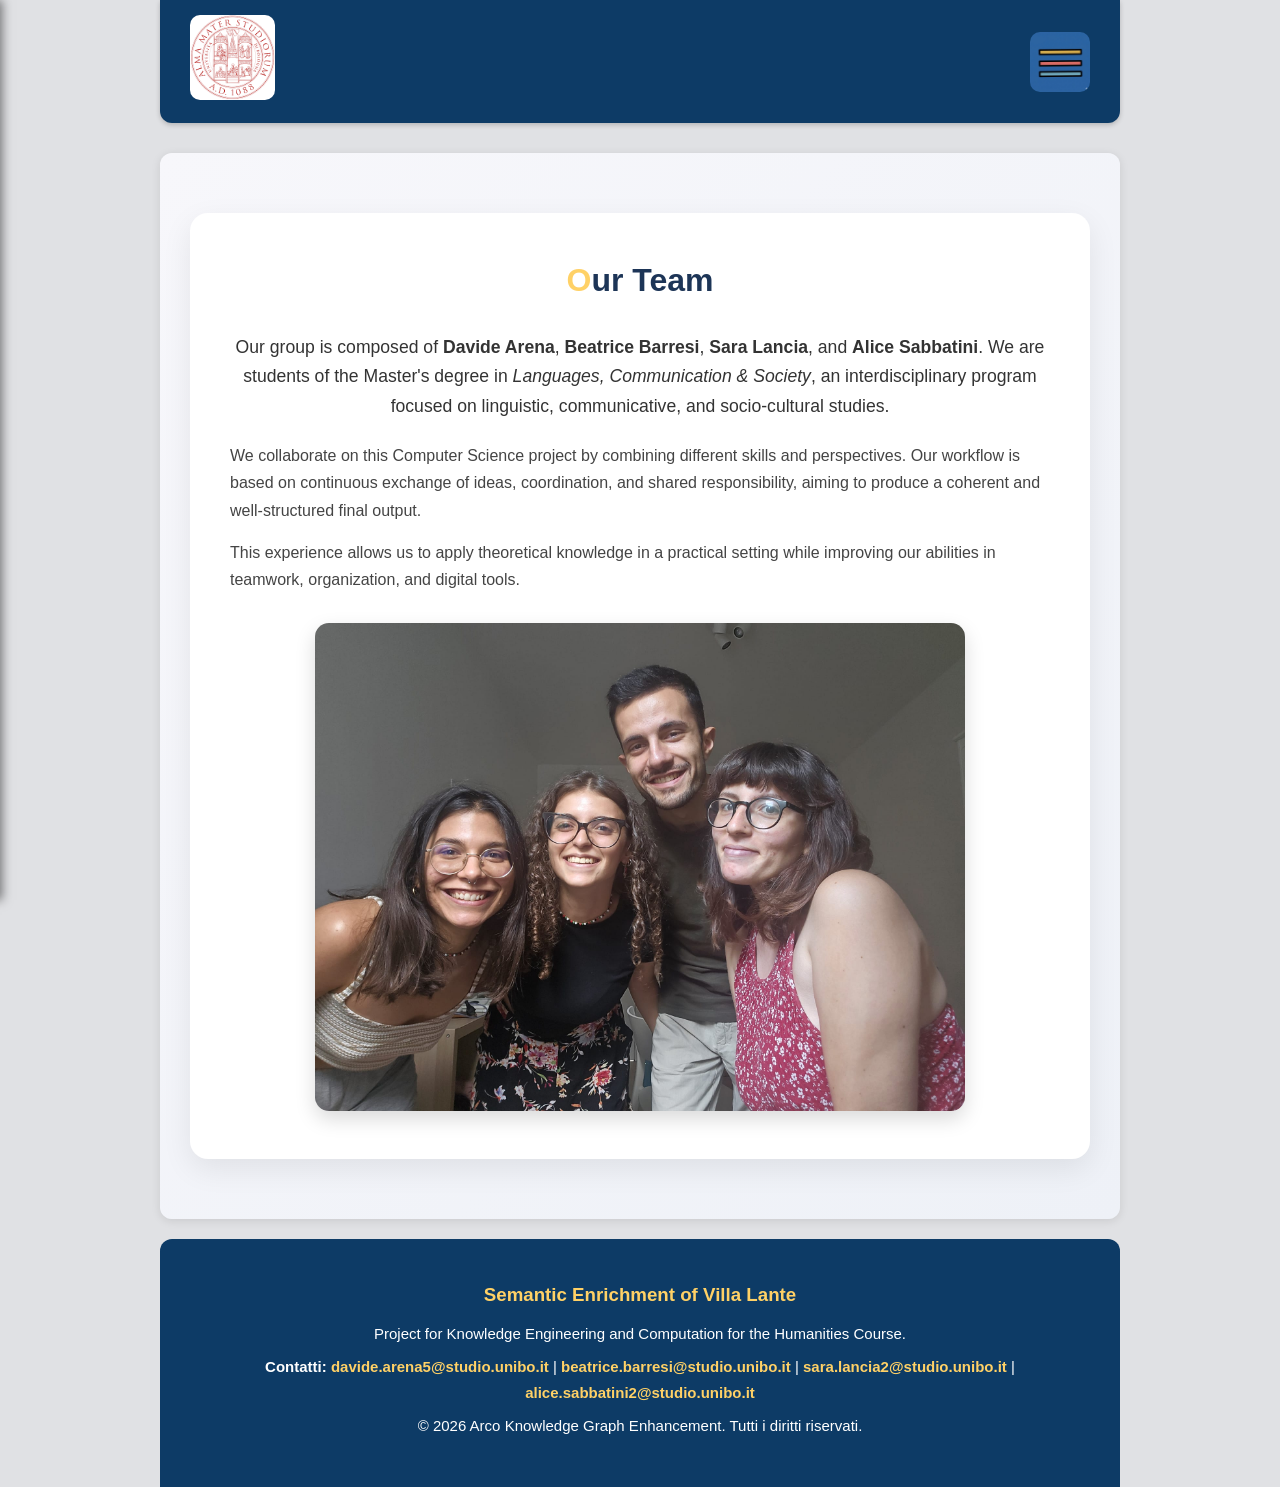
<file: team.html>
<!DOCTYPE html>
<html lang="en">
<head>
    <meta charset="UTF-8">
    <meta name="viewport" content="width=device-width, initial-scale=1.0">
    <title>Semantic Enrichment of Villa Lante - Team</title>
    <link rel="stylesheet" href="css/style.css">
    <script src="js/script.js" defer></script>
</head>
<body>

    <header class="top-bar">
        <a href="index.html" class="logo-link">
            <img src="images/uniboicona.png" alt="Logo" class="logo">
        </a>
        <img src="images/iconamenu.jpg" alt="Menu" class="menu-icon" id="openMenuBtn">
    </header>

    <nav id="sideMenu" class="side-menu">
        <a href="javascript:void(0)" class="close-btn" id="closeMenuBtn">&times;</a>
        <a href="../index.html">Home</a>
        <a href="research.html">Research Question</a>
        <a href="methodology.html">Methodology</a>
        <a href="queries.html">SPARQL Queries</a>
        <a href="restoration.html">Prompt Restoration</a>
        <a href="historicalevents.html">Prompt Historical Events</a>
        <a href="people.html">Prompt Agents/Authors</a>
        <a href="RDFtriples.html">RDF Triples</a>
        <a href="challenges.html">Challenges</a>
        <a href="team.html" class="active">Team</a>
        <a href="example01.html">Arco Research</a>
    </nav>

    <main class="container">
        <section class="team-section">
            <div class="team-wrapper">
                <h2 class="team-title">Our Team</h2>

                <p class="team-intro">
                    Our group is composed of <strong>Davide Arena</strong>, <strong>Beatrice Barresi</strong>,
                    <strong>Sara Lancia</strong>, and <strong>Alice Sabbatini</strong>. We are students of the Master's degree
                    in <em>Languages, Communication & Society</em>, an interdisciplinary program focused on linguistic,
                    communicative, and socio-cultural studies.
                </p>

                <p class="team-text">
                    We collaborate on this Computer Science project by combining different skills and perspectives.
                    Our workflow is based on continuous exchange of ideas, coordination, and shared responsibility,
                    aiming to produce a coherent and well-structured final output.
                </p>

                <p class="team-text">
                    This experience allows us to apply theoretical knowledge in a practical setting while improving
                    our abilities in teamwork, organization, and digital tools.
                </p>

                <div class="team-image">
                    <img src="images/team.jpeg" alt="Team group photo">
                </div>
            </div>
        </section> 
        
        <footer>
        <div class="footer-content">
            <h3>Semantic Enrichment of Villa Lante</h3>
            <p>Project for Knowledge Engineering and Computation for the Humanities Course.</p>
            <p>
                <strong>Contatti:</strong> 
                <a href="mailto:davide.arena5@studio.unibo.it">davide.arena5@studio.unibo.it</a> | 
                <a href="mailto:beatrice.barresi@studio.unibo.it">beatrice.barresi@studio.unibo.it</a> | 
                <a href="mailto:sara.lancia2@studio.unibo.it">sara.lancia2@studio.unibo.it</a> | 
                <a href="mailto:alice.sabbatini2@studio.unibo.it">alice.sabbatini2@studio.unibo.it</a>
            </p>
            <p>&copy; 2026 Arco Knowledge Graph Enhancement. Tutti i diritti riservati.</p>
        </div>
    </footer>
    </main>

   

</body>
</html>
</file>
<file: css/style.css>
/* ==========================================================================
   1. RESET E LAYOUT (FLEXBOX PER FOOTER IN FONDO)
   ========================================================================== */
* {
    margin: 0;
    padding: 0;
    box-sizing: border-box;
}

html, body {
    height: 100%; /* Necessario per far scendere il footer */
}

body {
    font-family: 'Segoe UI', Arial, sans-serif;
    background: #e0e1e4;
    color: #333;
    line-height: 1.7;
    display: flex;
    flex-direction: column; /* Impila Header, Main e Footer verticalmente */
}

main {
    flex: 1; /* Il main prende tutto lo spazio vuoto, spingendo il footer in basso */
}

/* ==========================================================================
   2. CONTENITORI PRINCIPALI E SEZIONI
   ========================================================================== */
.container {
    width: 75%;
    margin: 20px auto;
}

section {
    background: rgb(250, 248, 243);
    padding: 25px;
    margin-bottom: 20px;
    border-radius: 12px;
    box-shadow: 0 2px 10px rgba(0,0,0,.1);
}

/* ==========================================================================
   3. TIPOGRAFIA ED ELEMENTI STANDARD
   ========================================================================== */
h1, h2 {
    text-align: center;
}

h1 {
    color: #0d3b66;
    margin-bottom: 20px;
}

h2 {
    color: #1d3557;
    margin-bottom: 15px;
}

h1::first-letter, h2::first-letter {
    color: #ffd166;
}

table {
    width: 100%;
    border-collapse: collapse;
}

table th, table td {
    border: 1px solid #ddd;
    padding: 12px;
}

table th {
    background: #0d3b66;
    color: white;
}

img {
    max-width: 100%;
    border-radius: 10px;
}

/* ==========================================================================
   4. BARRA SUPERIORE E LOGO
   ========================================================================== */
.top-bar {
    background: #0d3b66;
    padding: 15px 30px; 
    display: flex;
    justify-content: space-between; 
    align-items: center;            
    position: sticky;
    top: 0;
    z-index: 999;
    box-shadow: 0 2px 5px rgba(0,0,0,0.2);
    margin: 0 auto 10px auto;
    width: 75%;
    border-radius: 0 0 12px 12px;
}

.logo {
    height: 85px; 
    width: auto;
}

/* ==========================================================================
   5. ICONA MENU (E ANIMAZIONE DOPPIO BATTITO)
   ========================================================================== */
.menu-icon {
    height: 60px; 
    width: auto;
    cursor: pointer;
    transition: transform 0.2s;
}

.menu-icon:hover {
    transform: scale(1.1); 
}

.menu-icon.pulsing {
    animation: heartbeat 5s infinite;
}

@keyframes heartbeat {
    0% { transform: scale(1); }
    4% { transform: scale(1.3); }  
    8% { transform: scale(1); }    
    12% { transform: scale(1.3); } 
    16% { transform: scale(1); }   
    100% { transform: scale(1); }  
}

/* ==========================================================================
   6. MENU LATERALE A SCOMPARSA
   ========================================================================== */
.side-menu {
    height: 100vh;
    width: 250px; 
    position: fixed;
    z-index: 1000;
    top: 0;
    left: -250px; 
    background-color: #0d3b66;
    overflow-x: hidden;
    transition: 0.3s ease; 
    padding-top: 80px;     
    box-shadow: 2px 0 10px rgba(0,0,0,0.5);
}

.side-menu a {
    padding: 15px 30px; 
    text-decoration: none;
    font-size: 18px; 
    color: white;
    display: block;
    transition: 0.2s;
    font-weight: 600;
}

.side-menu a:hover,
.side-menu a.active {
    color: #ffd166;
    background-color: rgba(255, 255, 255, 0.1);
}

.side-menu .close-btn {
    position: absolute;
    top: 10px;
    right: 20px;
    font-size: 36px;
    padding: 5px;
}

/* ==========================================================================
   7. STILI PER CODICE (QUERY SPARQL)
   ========================================================================== */
pre {
    background: #111827; 
    color: #f8fafc;
    padding: 15px;
    overflow-x: auto;
    border-radius: 8px;
    font-family: 'Consolas', 'Monaco', monospace; 
    line-height: 1.5;
}

.query-card {
    background: #0f172a;
    color: #e2e8f0;
    padding: 20px;
    margin: 20px 0;
    border-radius: 12px;
    box-shadow: 0 4px 12px rgba(0,0,0,0.15);
}

.query-title {
    font-weight: bold;
    margin-bottom: 10px;
    color: #38bdf8;
    display: block;
}

.query-note {
    font-size: 0.85rem;
    opacity: 0.8;
    margin-bottom: 8px;
    font-style: italic;
}

/* ==========================================================================
   8. SEZIONE TEAM
   ========================================================================== */
.team-section {
    padding: 60px 20px;
    background: linear-gradient(135deg, #f7f7fb, #eef1f7);
}

.team-wrapper {
    max-width: 900px;
    margin: 0 auto;
    background: #ffffff;
    padding: 40px;
    border-radius: 18px;
    box-shadow: 0 10px 30px rgba(0,0,0,0.08);
}

.team-title {
    text-align: center;
    font-size: 2rem;
    margin-bottom: 25px;
    color: #1d3557; 
}

.team-intro {
    font-size: 1.1rem;
    line-height: 1.7;
    color: #333;
    margin-bottom: 20px;
    text-align: center;
}

.team-text {
    font-size: 1rem;
    line-height: 1.7;
    color: #444;
    margin-bottom: 15px;
    text-align: left; 
}

.team-image {
    margin-top: 30px;
    text-align: center;
}

.team-image img {
    width: 100%;
    max-width: 650px;
    border-radius: 14px;
    box-shadow: 0 8px 20px rgba(0,0,0,0.15);
    transition: transform 0.3s ease;
}

.team-image img:hover {
    transform: scale(1.02);
}

/* ===========================
   SPARQL RESULTS TABLE
=========================== */

.table-container{
    width:100%;
    overflow-x:auto;
    margin-top:30px;
}

#resultsTable{
    width:100%;
    border-collapse:collapse;
    table-layout:fixed;
    background:#fff;
    border-radius:10px;
    overflow:hidden;
    box-shadow:0 3px 10px rgba(0,0,0,.08);
}

#resultsTable th{
    background:#004080;
    color:white;
    padding:14px;
    text-align:left;
}

#resultsTable td{
    padding:12px;
    border-bottom:1px solid #ddd;

    word-break:break-word;
    overflow-wrap:anywhere;
    vertical-align:top;
}

#resultsTable tr:nth-child(even){
    background:#f5f7fa;
}

#resultsTable tr:hover{
    background:#eef4ff;
}

/* larghezza colonne */

#resultsTable th:nth-child(1),
#resultsTable td:nth-child(1){
    width:35%;
}

#resultsTable th:nth-child(2),
#resultsTable td:nth-child(2){
    width:20%;
}

#resultsTable th:nth-child(3),
#resultsTable td:nth-child(3){
    width:45%;
}

/* link */

#resultsTable a{
    color:#0056b3;
    text-decoration:none;
    word-break:break-all;
}

#resultsTable a:hover{
    text-decoration:underline;
}

/* ==========================================================================
   9. FOOTER
   ========================================================================== */
footer {
    background: #0d3b66;
    color: white;
    padding: 40px 20px;
    text-align: center;
    margin-top: auto; /* Questo spinge il footer verso il basso grazie al Flexbox! */
    border-radius: 12px 12px 0 0;
}

.footer-content h3 {
    color: #ffd166; 
    margin-bottom: 10px;
}

.footer-content p {
    margin-bottom: 8px;
    font-size: 15px;
}

.footer-content a {
    color: #ffd166;
    text-decoration: none;
    font-weight: bold;
}

.footer-content a:hover {
    text-decoration: underline;
}
</file>
